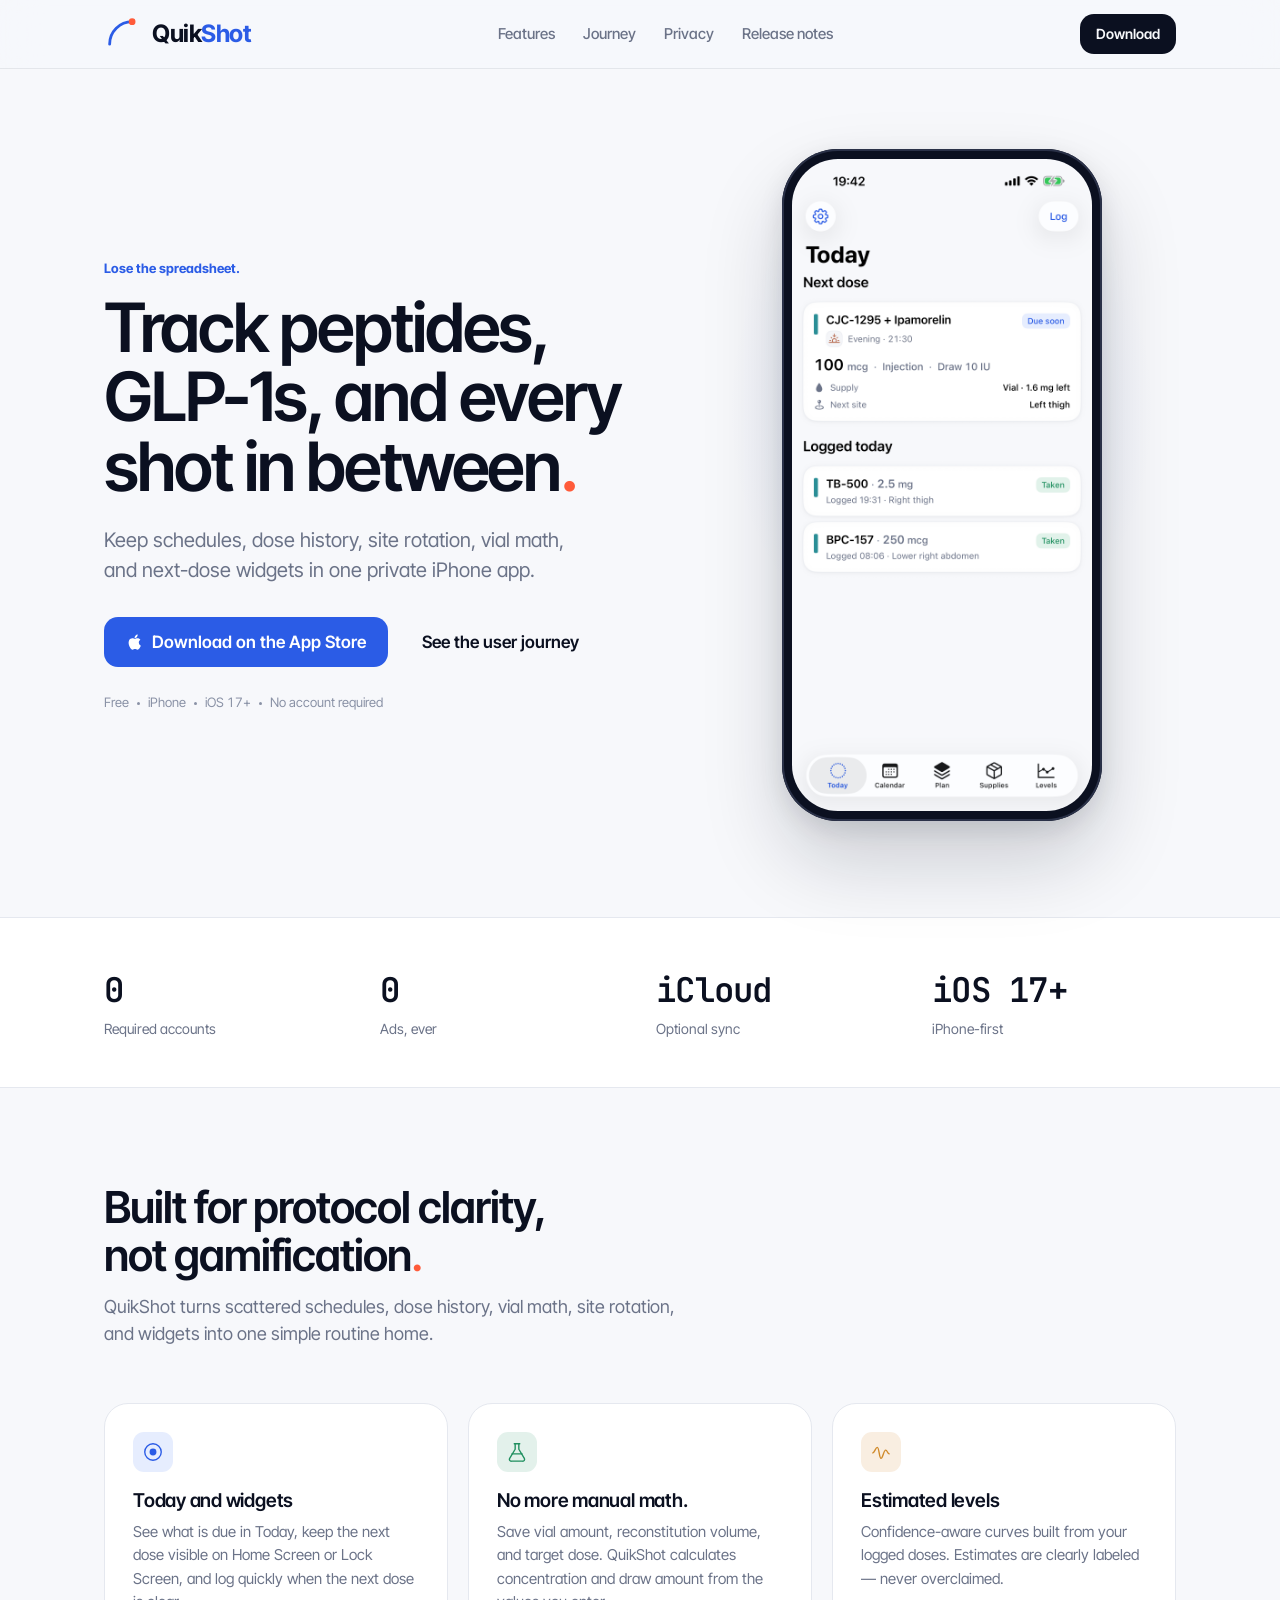
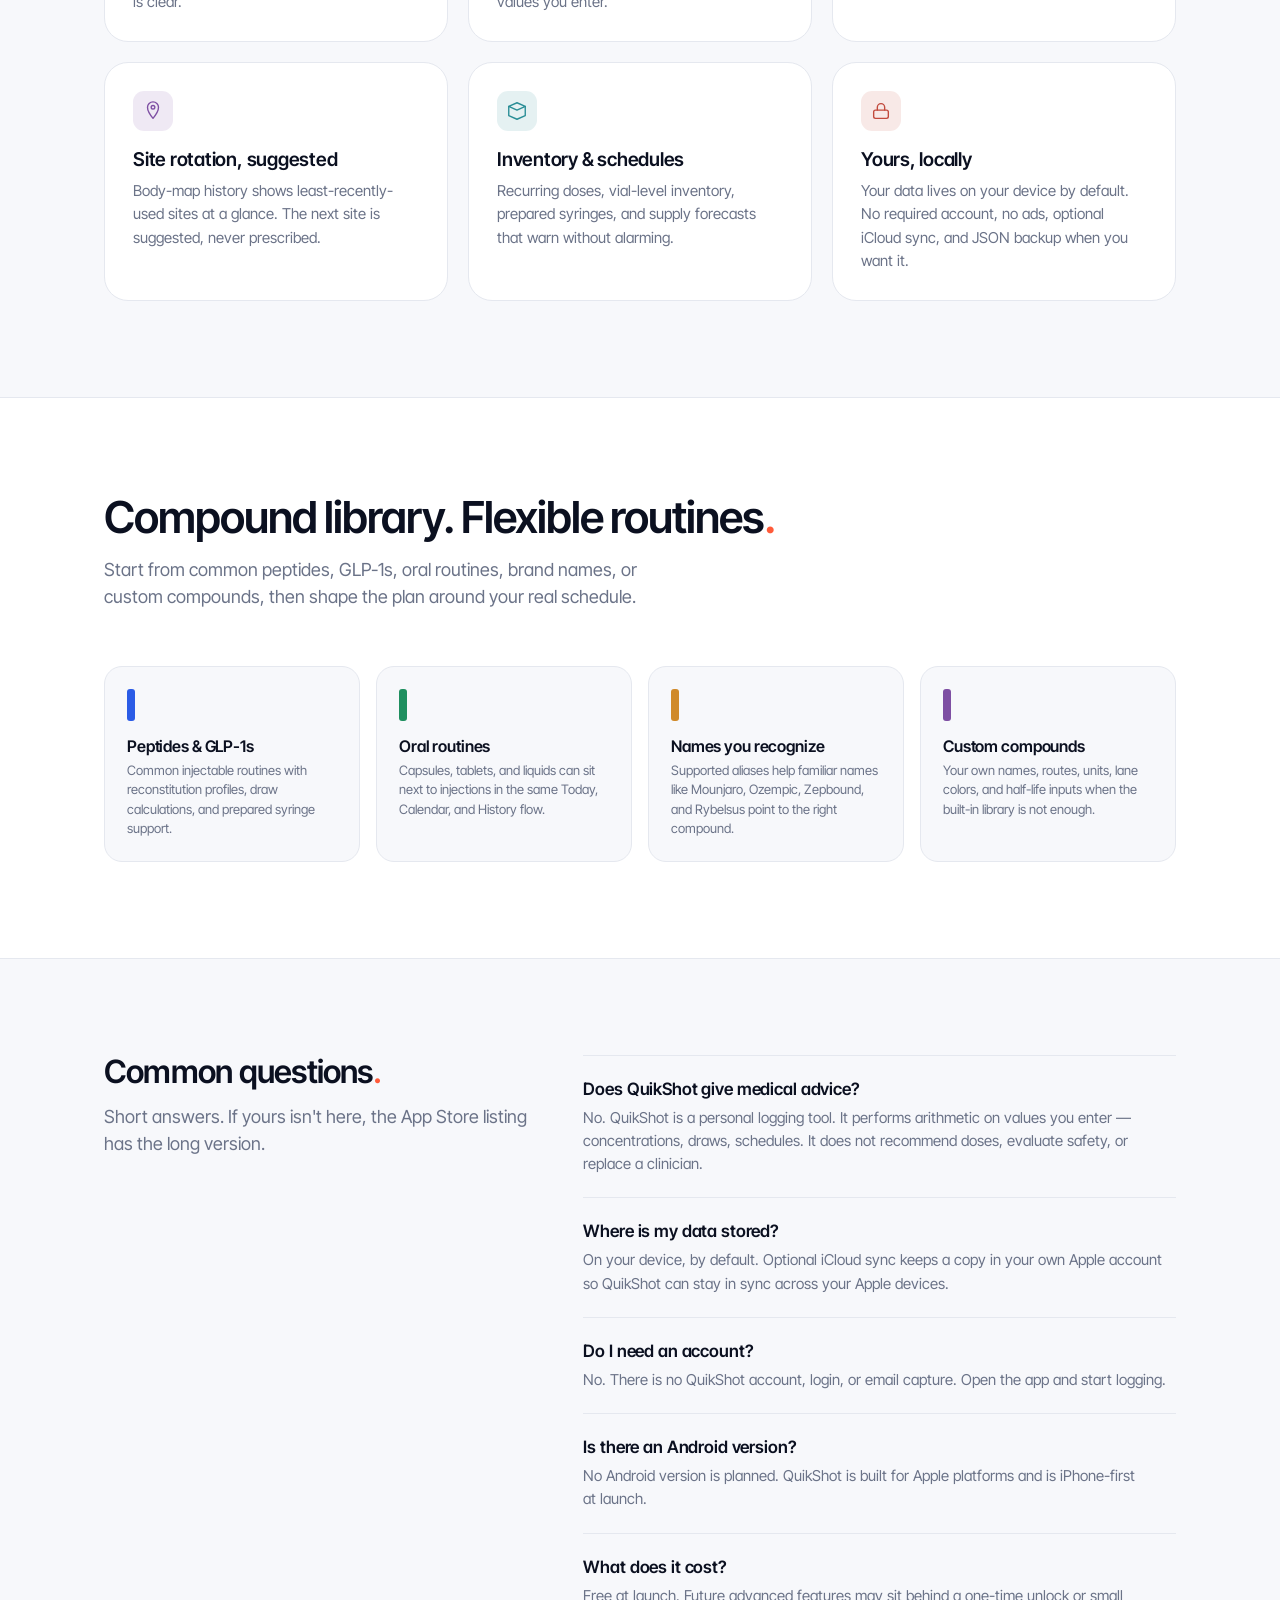
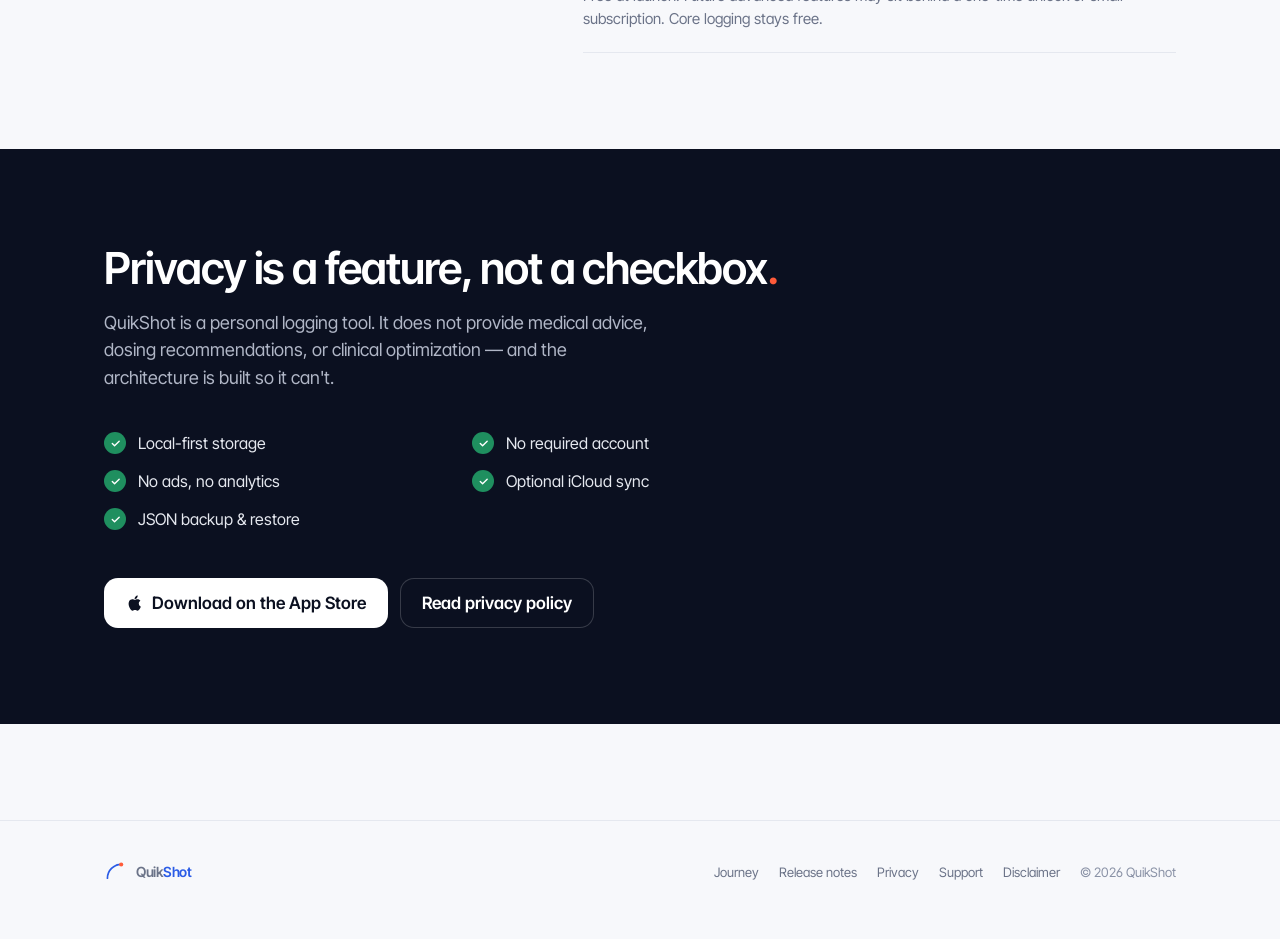
<file: index.html>
<!doctype html>
<html lang="en">
<head>
<meta charset="utf-8">
<meta name="viewport" content="width=device-width, initial-scale=1">
<title>QuikShot — Track peptides, GLP-1s, and every shot in between.</title>
<meta name="description" content="QuikShot is a private iPhone tracker for peptides, GLP-1s, oral routines, supplies, reminders, dose history, and next-dose widgets. Local-first, calm, and built for real routines.">
<link rel="icon" type="image/svg+xml" href="assets/app-icon.svg">
<link rel="stylesheet" href="styles/tokens.css">
<link rel="stylesheet" href="styles/site.css">
<style>
  /* ───────── Hero ───────── */
  .hero {
    padding: 80px 0 96px;
    display: grid;
    grid-template-columns: 1.15fr 1fr;
    gap: 64px;
    align-items: center;
  }
  .hero-kicker {
    font-size: 13px;
    font-weight: 700;
    color: var(--mineral);
    margin: 0 0 14px;
  }
  .hero h1 {
    font-size: 68px;
    line-height: 1.02;
    letter-spacing: -0.03em;
    font-weight: 600;
    margin: 0 0 24px;
    text-wrap: balance;
  }
  .hero p.lede {
    font-size: 20px;
    line-height: 1.5;
    color: var(--fg-secondary);
    margin: 0 0 32px;
    max-width: 480px;
    text-wrap: pretty;
  }
  .hero .cta-row { display: flex; gap: 12px; align-items: center; flex-wrap: wrap; }
  .hero .meta {
    font-size: 13px; color: var(--fg-tertiary);
    margin-top: 24px;
    font-feature-settings: 'tnum' 1;
  }
  .hero .meta .dot { display: inline-block; width: 3px; height: 3px; border-radius: 50%; background: var(--fg-tertiary); margin: 0 8px; vertical-align: middle; }

  /* ───────── Device mockup ───────── */
  .device-stage {
    display: flex; justify-content: center;
    position: relative;
  }
  .device-stage::before {
    content: ''; position: absolute; inset: -40px -20px;
    background: radial-gradient(60% 50% at 50% 40%, rgba(43,92,230,0.10), transparent 70%);
    pointer-events: none; z-index: 0;
  }
  .device {
    position: relative; z-index: 1;
    width: 320px;
    max-width: min(100%, 340px);
    background: var(--ink);
    border-radius: 56px;
    padding: 10px;
    box-shadow:
      0 40px 80px rgba(11,16,32,.18),
      0 8px 24px rgba(11,16,32,.10),
      inset 0 0 0 2px #2A3148;
  }
  .device-screenshot {
    display: block;
    width: 100%;
    height: auto;
    border-radius: 46px;
  }
  .device picture { display: block; }
  .today-card {
    background: var(--bg-elevated);
    border-radius: 20px;
    padding: 18px;
    box-shadow: var(--shadow-1);
    position: relative;
    overflow: hidden;
  }
  .today-card::before {
    content: ''; position: absolute; inset: 0;
    background: radial-gradient(80% 60% at 50% 0%, rgba(43,92,230,0.06), transparent 70%);
    pointer-events: none;
  }
  .today-card .eyebrow {
    font-size: 10px; font-weight: 600; letter-spacing: 0.10em;
    color: var(--mineral); text-transform: uppercase;
    position: relative;
  }
  .today-card .num-row {
    display: flex; align-items: baseline; gap: 6px;
    margin-top: 6px; position: relative;
  }
  .today-card .num-big {
    font-family: var(--font-mono);
    font-variant-numeric: tabular-nums;
    font-size: 38px; font-weight: 600;
    letter-spacing: -0.024em;
    color: var(--fg);
  }
  .today-card .unit { font-size: 18px; color: var(--fg-secondary); font-weight: 600; }
  .today-card .compound {
    font-size: 16px; font-weight: 600;
    margin-top: 2px; position: relative;
  }
  .today-card .due {
    font-size: 13px; color: var(--fg-secondary);
    margin-top: 4px; position: relative;
  }
  .today-card .actions {
    display: flex; gap: 6px; margin-top: 14px; position: relative;
  }
  .today-card .actions button {
    flex: 1; font-family: inherit; font-size: 13px; font-weight: 600;
    border: 0; border-radius: 10px; padding: 11px;
    cursor: pointer;
  }
  .today-card .actions .log {
    flex: 2; background: var(--mineral); color: var(--fg-on-mineral);
  }
  .today-card .actions .skip {
    background: var(--mineral-soft); color: var(--mineral);
  }

  .dose-row {
    background: var(--bg-elevated);
    border-radius: 14px;
    padding: 11px 12px;
    display: flex; align-items: center; gap: 10px;
    box-shadow: var(--shadow-1);
    margin-top: 8px;
  }
  .dose-row .lane { width: 6px; height: 22px; border-radius: 2px; flex: 0 0 auto; }
  .dose-row .body { flex: 1; min-width: 0; }
  .dose-row .title { font-size: 13px; font-weight: 600; color: var(--fg); }
  .dose-row .sub { font-size: 11px; color: var(--fg-secondary); margin-top: 2px; font-feature-settings: 'tnum' 1; }
  .dose-row .badge {
    font-size: 9px; font-weight: 700; letter-spacing: 0.06em;
    padding: 3px 7px; border-radius: 4px; text-transform: uppercase;
  }
  .badge-taken { color: var(--state-taken); background: var(--state-taken-soft); }
  .badge-skip { color: var(--fg-tertiary); background: var(--separator); }
  .badge-due { color: var(--mineral); background: var(--mineral-soft); }

  /* ───────── Stats strip ───────── */
  .strip {
    background: var(--bg-elevated);
    border-top: 1px solid var(--separator);
    border-bottom: 1px solid var(--separator);
    padding: 48px 0;
  }
  .strip-grid {
    display: grid; grid-template-columns: repeat(4, 1fr); gap: 32px;
  }
  .strip-grid .stat {
    font-size: 14px; color: var(--fg-secondary); line-height: 1.4;
  }
  .strip-grid .num-big {
    font-family: var(--font-mono); font-variant-numeric: tabular-nums;
    font-size: 34px; font-weight: 600; color: var(--fg);
    margin-bottom: 6px; letter-spacing: -0.022em;
  }

  /* ───────── Features ───────── */
  .features { padding: 96px 0; }
  .section-title {
    font-size: 44px;
    line-height: 1.08;
    letter-spacing: -0.024em;
    font-weight: 600;
    margin: 0 0 14px;
    max-width: 720px;
    text-wrap: balance;
  }
  .section-lede {
    font-size: 18px; line-height: 1.5; color: var(--fg-secondary);
    max-width: 580px; margin: 0 0 56px; text-wrap: pretty;
  }
  .feature-grid {
    display: grid; grid-template-columns: repeat(3, 1fr); gap: 20px;
  }
  .f-card {
    background: var(--bg-elevated);
    border-radius: 24px;
    padding: 28px;
    border: 1px solid var(--separator);
    transition: box-shadow var(--dur-2) var(--ease), transform var(--dur-2) var(--ease);
  }
  .f-card:hover {
    box-shadow: var(--shadow-2);
    transform: translateY(-2px);
  }
  .f-card .ic {
    width: 40px; height: 40px;
    border-radius: 11px;
    background: var(--mineral-soft);
    color: var(--mineral);
    display: flex; align-items: center; justify-content: center;
    margin-bottom: 18px;
  }
  .f-card .ic--mineral { background: var(--mineral-soft);            color: var(--lane-mineral); }
  .f-card .ic--moss    { background: rgba(31, 143, 95, 0.12);         color: var(--lane-moss); }
  .f-card .ic--ochre   { background: rgba(208, 138, 42, 0.14);        color: var(--lane-ochre); }
  .f-card .ic--plum    { background: rgba(126, 79, 163, 0.12);        color: var(--lane-plum); }
  .f-card .ic--teal    { background: rgba(42, 142, 150, 0.12);        color: var(--lane-teal); }
  .f-card .ic--clay    { background: rgba(194, 74, 61, 0.12);         color: var(--lane-clay); }
  .f-card h3 {
    font-size: 19px; font-weight: 600; margin: 0 0 8px;
    letter-spacing: -0.012em;
  }
  .f-card p {
    font-size: 15px; color: var(--fg-secondary); margin: 0;
    line-height: 1.55; text-wrap: pretty;
  }

  /* ───────── Lanes section ───────── */
  .lanes {
    padding: 96px 0;
    background: var(--bg-elevated);
    border-top: 1px solid var(--separator);
    border-bottom: 1px solid var(--separator);
  }
  .lane-grid {
    display: grid; grid-template-columns: repeat(4, 1fr); gap: 16px;
  }
  .lane-card {
    background: var(--bg);
    border-radius: 18px;
    padding: 22px;
    border: 1px solid var(--separator);
  }
  .lane-card .swatch {
    width: 8px; height: 32px; border-radius: 3px;
    margin-bottom: 14px;
  }
  .lane-card h4 {
    font-size: 16px; font-weight: 600; margin: 0 0 4px;
    letter-spacing: -0.008em;
  }
  .lane-card p {
    font-size: 13px; color: var(--fg-secondary); margin: 0;
    line-height: 1.5;
  }

  /* ───────── Privacy section ───────── */
  .privacy-section {
    background: var(--ink);
    color: var(--snow);
    padding: 96px 0;
  }
  .privacy-section h2 {
    font-size: 44px; letter-spacing: -0.024em;
    font-weight: 600; margin: 0 0 16px;
    max-width: 720px; line-height: 1.08;
    text-wrap: balance;
  }
  .privacy-section p {
    font-size: 18px; color: #B0B6C6;
    max-width: 560px; line-height: 1.55;
    margin: 0; text-wrap: pretty;
  }
  .privacy-list {
    list-style: none; padding: 0;
    margin: 40px 0 0;
    display: grid; grid-template-columns: repeat(2,1fr);
    gap: 16px; max-width: 720px;
  }
  .privacy-list li {
    display: flex; gap: 12px; align-items: center;
    font-size: 16px; color: var(--mist);
  }
  .check {
    width: 22px; height: 22px; border-radius: 50%;
    background: var(--state-taken);
    display: inline-flex; align-items: center; justify-content: center;
    flex: 0 0 auto;
  }
  .privacy-section .footer-cta {
    margin-top: 48px;
    display: flex; gap: 12px; flex-wrap: wrap;
  }
  .privacy-section .footer-cta .btn-ink-on-dark {
    background: var(--snow); color: var(--ink);
  }
  .privacy-section .footer-cta .btn-ink-on-dark:hover { background: #E5E8EF; }
  .privacy-section .footer-cta .btn-ghost-on-dark {
    background: transparent; color: var(--snow);
    box-shadow: inset 0 0 0 1px rgba(255,255,255,0.18);
  }
  .privacy-section .footer-cta .btn-ghost-on-dark:hover { background: rgba(255,255,255,0.06); }

  /* ───────── FAQ ───────── */
  .faq { padding: 96px 0; }
  .faq-grid {
    display: grid; grid-template-columns: 1fr 1.4fr; gap: 56px;
    align-items: start;
  }
  .faq-item {
    border-top: 1px solid var(--separator);
    padding: 22px 0;
  }
  .faq-item:last-child { border-bottom: 1px solid var(--separator); }
  .faq-item h4 {
    font-size: 17px; font-weight: 600; margin: 0 0 6px;
    letter-spacing: -0.008em;
  }
  .faq-item p {
    font-size: 15px; color: var(--fg-secondary); margin: 0;
    line-height: 1.55; text-wrap: pretty;
  }

  /* ───────── Responsive ───────── */
  @media (max-width: 920px) {
    .hero { grid-template-columns: 1fr; gap: 48px; padding: 56px 0 64px; }
    .hero h1 { font-size: 44px; }
    .hero .device-stage { order: -1; }
    .device { width: min(300px, 82vw); }
    .strip-grid { grid-template-columns: repeat(2, 1fr); gap: 24px; }
    .feature-grid { grid-template-columns: 1fr; }
    .lane-grid { grid-template-columns: repeat(2, 1fr); }
    .section-title { font-size: 32px; }
    .privacy-section h2 { font-size: 32px; }
    .privacy-list { grid-template-columns: 1fr; }
    .faq-grid { grid-template-columns: 1fr; gap: 32px; }
  }
</style>
</head>
<body>

<!-- ───────── Nav ───────── -->
<header class="site-nav">
  <div class="container site-nav-inner">
    <a href="index.html" class="site-brand">
      <img src="assets/logo.svg" width="28" height="28" alt="">
      <span>Quik<span class="brand-accent">Shot</span></span>
    </a>
    <nav class="site-links">
      <a href="#features">Features</a>
      <a href="journey.html">Journey</a>
      <a href="privacy.html">Privacy</a>
      <a href="release-notes.html">Release notes</a>
    </nav>
    <a href="https://apps.apple.com/us/app/quikshot/id6765561668" class="nav-cta">Download</a>
  </div>
</header>

<!-- ───────── Hero ───────── -->
<div class="container">
  <section class="hero">
    <div>
      <p class="hero-kicker">Lose the spreadsheet.</p>
      <h1>Track peptides, GLP-1s, and every shot in between<span class="accent-dot">.</span></h1>
      <p class="lede">Keep schedules, dose history, site rotation, vial math, and next-dose widgets in one private iPhone app.</p>
      <div class="cta-row">
        <a href="https://apps.apple.com/us/app/quikshot/id6765561668" class="btn btn-primary btn-lg" aria-label="Download QuikShot on the App Store">
          <svg class="app-store-mark" viewBox="0 0 24 24" aria-hidden="true" fill="currentColor"><path d="M17.05 12.6c-.03-2.5 2.05-3.7 2.15-3.76-1.18-1.72-3-1.96-3.63-1.98-1.53-.16-3.02.92-3.8.92-.8 0-2.01-.9-3.31-.88-1.7.03-3.28 1-4.16 2.54-1.8 3.12-.46 7.7 1.27 10.22.86 1.23 1.86 2.6 3.17 2.55 1.28-.05 1.76-.82 3.3-.82 1.53 0 1.96.82 3.31.79 1.38-.02 2.24-1.24 3.07-2.49.99-1.41 1.39-2.8 1.41-2.87-.03-.01-2.75-1.05-2.78-4.22ZM14.56 5.23c.7-.88 1.18-2.07 1.04-3.27-1.02.04-2.3.7-3.03 1.55-.65.75-1.24 1.99-1.08 3.14 1.15.09 2.34-.57 3.07-1.42Z"/></svg>
          Download on the App Store
        </a>
        <a href="journey.html" class="btn btn-ghost btn-lg">See the user journey</a>
      </div>
      <div class="meta">
        Free<span class="dot"></span>iPhone<span class="dot"></span>iOS 17+<span class="dot"></span>No account required
      </div>
    </div>

    <div class="device-stage">
      <div class="device">
        <picture>
          <source srcset="assets/screenshots/today-dashboard-dark-iphone-17-pro-max.png" media="(prefers-color-scheme: dark)">
          <img class="device-screenshot" src="assets/screenshots/today-dashboard-light-iphone-17-pro-max.png" width="1320" height="2868" alt="QuikShot Today view showing upcoming doses, supply context, and logged history">
        </picture>
      </div>
    </div>
  </section>
</div>

<!-- ───────── Stats strip ───────── -->
<section class="strip">
  <div class="container strip-grid">
    <div class="stat"><div class="num-big">0</div>Required accounts</div>
    <div class="stat"><div class="num-big">0</div>Ads, ever</div>
    <div class="stat"><div class="num-big">iCloud</div>Optional sync</div>
    <div class="stat"><div class="num-big">iOS 17+</div>iPhone-first</div>
  </div>
</section>

<!-- ───────── Features ───────── -->
<section class="features" id="features">
  <div class="container">
    <h2 class="section-title">Built for protocol clarity, not gamification<span class="accent-dot">.</span></h2>
    <p class="section-lede">QuikShot turns scattered schedules, dose history, vial math, site rotation, and widgets into one simple routine home.</p>

    <div class="feature-grid">
      <div class="f-card">
        <div class="ic ic--mineral"><svg width="22" height="22" viewBox="0 0 24 24" fill="none" stroke="currentColor" stroke-width="1.5" stroke-linecap="round" stroke-linejoin="round"><circle cx="12" cy="12" r="9"/><circle cx="12" cy="12" r="3" fill="currentColor"/></svg></div>
        <h3>Today and widgets</h3>
        <p>See what is due in Today, keep the next dose visible on Home Screen or Lock Screen, and log quickly when the next dose is clear.</p>
      </div>
      <div class="f-card">
        <div class="ic ic--moss"><svg width="22" height="22" viewBox="0 0 24 24" fill="none" stroke="currentColor" stroke-width="1.5" stroke-linecap="round" stroke-linejoin="round"><path d="M9 3h6"/><path d="M10 3v6L4 19a2 2 0 0 0 2 3h12a2 2 0 0 0 2-3l-6-10V3"/><path d="M6.5 14h11"/></svg></div>
        <h3>No more manual math.</h3>
        <p>Save vial amount, reconstitution volume, and target dose. QuikShot calculates concentration and draw amount from the values you enter.</p>
      </div>
      <div class="f-card">
        <div class="ic ic--ochre"><svg width="22" height="22" viewBox="0 0 24 24" fill="none" stroke="currentColor" stroke-width="1.5" stroke-linecap="round" stroke-linejoin="round"><path d="M3 13c2 0 3-6 5-6s2 12 4 12 3-9 5-9 2 4 4 4"/></svg></div>
        <h3>Estimated levels</h3>
        <p>Confidence-aware curves built from your logged doses. Estimates are clearly labeled — never overclaimed.</p>
      </div>
      <div class="f-card">
        <div class="ic ic--plum"><svg width="22" height="22" viewBox="0 0 24 24" fill="none" stroke="currentColor" stroke-width="1.5" stroke-linecap="round" stroke-linejoin="round"><path d="M12 2a6 6 0 0 1 6 6c0 5-6 12-6 12S6 13 6 8a6 6 0 0 1 6-6z"/><circle cx="12" cy="8" r="2"/></svg></div>
        <h3>Site rotation, suggested</h3>
        <p>Body-map history shows least-recently-used sites at a glance. The next site is suggested, never prescribed.</p>
      </div>
      <div class="f-card">
        <div class="ic ic--teal"><svg width="22" height="22" viewBox="0 0 24 24" fill="none" stroke="currentColor" stroke-width="1.5" stroke-linecap="round" stroke-linejoin="round"><path d="M3 7l9-4 9 4-9 4-9-4z"/><path d="M3 7v10l9 4 9-4V7"/></svg></div>
        <h3>Inventory & schedules</h3>
        <p>Recurring doses, vial-level inventory, prepared syringes, and supply forecasts that warn without alarming.</p>
      </div>
      <div class="f-card">
        <div class="ic ic--clay"><svg width="22" height="22" viewBox="0 0 24 24" fill="none" stroke="currentColor" stroke-width="1.5" stroke-linecap="round" stroke-linejoin="round"><rect x="4" y="11" width="16" height="9" rx="2"/><path d="M8 11V8a4 4 0 0 1 8 0v3"/></svg></div>
        <h3>Yours, locally</h3>
        <p>Your data lives on your device by default. No required account, no ads, optional iCloud sync, and JSON backup when you want it.</p>
      </div>
    </div>
  </div>
</section>

<!-- ───────── Lanes ───────── -->
<section class="lanes">
  <div class="container">
    <h2 class="section-title">Compound library. Flexible routines<span class="accent-dot">.</span></h2>
    <p class="section-lede">Start from common peptides, GLP-1s, oral routines, brand names, or custom compounds, then shape the plan around your real schedule.</p>

    <div class="lane-grid">
      <div class="lane-card">
        <div class="swatch" style="background: var(--lane-mineral)"></div>
        <h4>Peptides & GLP-1s</h4>
        <p>Common injectable routines with reconstitution profiles, draw calculations, and prepared syringe support.</p>
      </div>
      <div class="lane-card">
        <div class="swatch" style="background: var(--lane-moss)"></div>
        <h4>Oral routines</h4>
        <p>Capsules, tablets, and liquids can sit next to injections in the same Today, Calendar, and History flow.</p>
      </div>
      <div class="lane-card">
        <div class="swatch" style="background: var(--lane-ochre)"></div>
        <h4>Names you recognize</h4>
        <p>Supported aliases help familiar names like Mounjaro, Ozempic, Zepbound, and Rybelsus point to the right compound.</p>
      </div>
      <div class="lane-card">
        <div class="swatch" style="background: var(--lane-plum)"></div>
        <h4>Custom compounds</h4>
        <p>Your own names, routes, units, lane colors, and half-life inputs when the built-in library is not enough.</p>
      </div>
    </div>
  </div>
</section>

<!-- ───────── FAQ ───────── -->
<section class="faq">
  <div class="container">
    <div class="faq-grid">
      <div>
        <h2 class="section-title" style="font-size: 32px; margin: 0;">Common questions<span class="accent-dot">.</span></h2>
        <p class="section-lede" style="margin-top: 14px;">Short answers. If yours isn't here, the App Store listing has the long version.</p>
      </div>
      <div>
        <div class="faq-item">
          <h4>Does QuikShot give medical advice?</h4>
          <p>No. QuikShot is a personal logging tool. It performs arithmetic on values you enter — concentrations, draws, schedules. It does not recommend doses, evaluate safety, or replace a clinician.</p>
        </div>
        <div class="faq-item">
          <h4>Where is my data stored?</h4>
          <p>On your device, by default. Optional iCloud sync keeps a copy in your own Apple account so QuikShot can stay in sync across your Apple devices.</p>
        </div>
        <div class="faq-item">
          <h4>Do I need an account?</h4>
          <p>No. There is no QuikShot account, login, or email capture. Open the app and start logging.</p>
        </div>
        <div class="faq-item">
          <h4>Is there an Android version?</h4>
          <p>No Android version is planned. QuikShot is built for Apple platforms and is iPhone-first at launch.</p>
        </div>
        <div class="faq-item">
          <h4>What does it cost?</h4>
          <p>Free at launch. Future advanced features may sit behind a one-time unlock or small subscription. Core logging stays free.</p>
        </div>
      </div>
    </div>
  </div>
</section>

<!-- ───────── Privacy + download ───────── -->
<section class="privacy-section" id="privacy">
  <div class="container">
    <h2>Privacy is a feature, not a checkbox<span class="accent-dot">.</span></h2>
    <p>QuikShot is a personal logging tool. It does not provide medical advice, dosing recommendations, or clinical optimization — and the architecture is built so it can't.</p>

    <ul class="privacy-list">
      <li><span class="check"><svg width="11" height="11" viewBox="0 0 24 24" fill="none" stroke="white" stroke-width="3" stroke-linecap="round" stroke-linejoin="round"><path d="M5 12l5 5L20 7"/></svg></span>Local-first storage</li>
      <li><span class="check"><svg width="11" height="11" viewBox="0 0 24 24" fill="none" stroke="white" stroke-width="3" stroke-linecap="round" stroke-linejoin="round"><path d="M5 12l5 5L20 7"/></svg></span>No required account</li>
      <li><span class="check"><svg width="11" height="11" viewBox="0 0 24 24" fill="none" stroke="white" stroke-width="3" stroke-linecap="round" stroke-linejoin="round"><path d="M5 12l5 5L20 7"/></svg></span>No ads, no analytics</li>
      <li><span class="check"><svg width="11" height="11" viewBox="0 0 24 24" fill="none" stroke="white" stroke-width="3" stroke-linecap="round" stroke-linejoin="round"><path d="M5 12l5 5L20 7"/></svg></span>Optional iCloud sync</li>
      <li><span class="check"><svg width="11" height="11" viewBox="0 0 24 24" fill="none" stroke="white" stroke-width="3" stroke-linecap="round" stroke-linejoin="round"><path d="M5 12l5 5L20 7"/></svg></span>JSON backup & restore</li>
    </ul>

    <div class="footer-cta" id="download">
      <a href="https://apps.apple.com/us/app/quikshot/id6765561668" class="btn btn-lg btn-ink-on-dark" aria-label="Download QuikShot on the App Store">
        <svg class="app-store-mark" viewBox="0 0 24 24" aria-hidden="true" fill="currentColor"><path d="M17.05 12.6c-.03-2.5 2.05-3.7 2.15-3.76-1.18-1.72-3-1.96-3.63-1.98-1.53-.16-3.02.92-3.8.92-.8 0-2.01-.9-3.31-.88-1.7.03-3.28 1-4.16 2.54-1.8 3.12-.46 7.7 1.27 10.22.86 1.23 1.86 2.6 3.17 2.55 1.28-.05 1.76-.82 3.3-.82 1.53 0 1.96.82 3.31.79 1.38-.02 2.24-1.24 3.07-2.49.99-1.41 1.39-2.8 1.41-2.87-.03-.01-2.75-1.05-2.78-4.22ZM14.56 5.23c.7-.88 1.18-2.07 1.04-3.27-1.02.04-2.3.7-3.03 1.55-.65.75-1.24 1.99-1.08 3.14 1.15.09 2.34-.57 3.07-1.42Z"/></svg>
        Download on the App Store
      </a>
      <a href="privacy.html" class="btn btn-lg btn-ghost-on-dark">Read privacy policy</a>
    </div>
  </div>
</section>

<!-- ───────── Footer ───────── -->
<footer class="site-foot">
  <div class="container site-foot-inner">
    <div class="site-brand" style="font-size: 14px; color: var(--fg-secondary)">
      <img src="assets/logo.svg" width="20" height="20" alt="">
      <span>Quik<span class="brand-accent">Shot</span></span>
    </div>
    <div class="foot-links">
      <a href="journey.html">Journey</a>
      <a href="release-notes.html">Release notes</a>
      <a href="privacy.html">Privacy</a>
      <a href="support.html">Support</a>
      <a href="privacy.html#disclaimer">Disclaimer</a>
      <span>© 2026 QuikShot</span>
    </div>
  </div>
</footer>

</body>
</html>
</file>
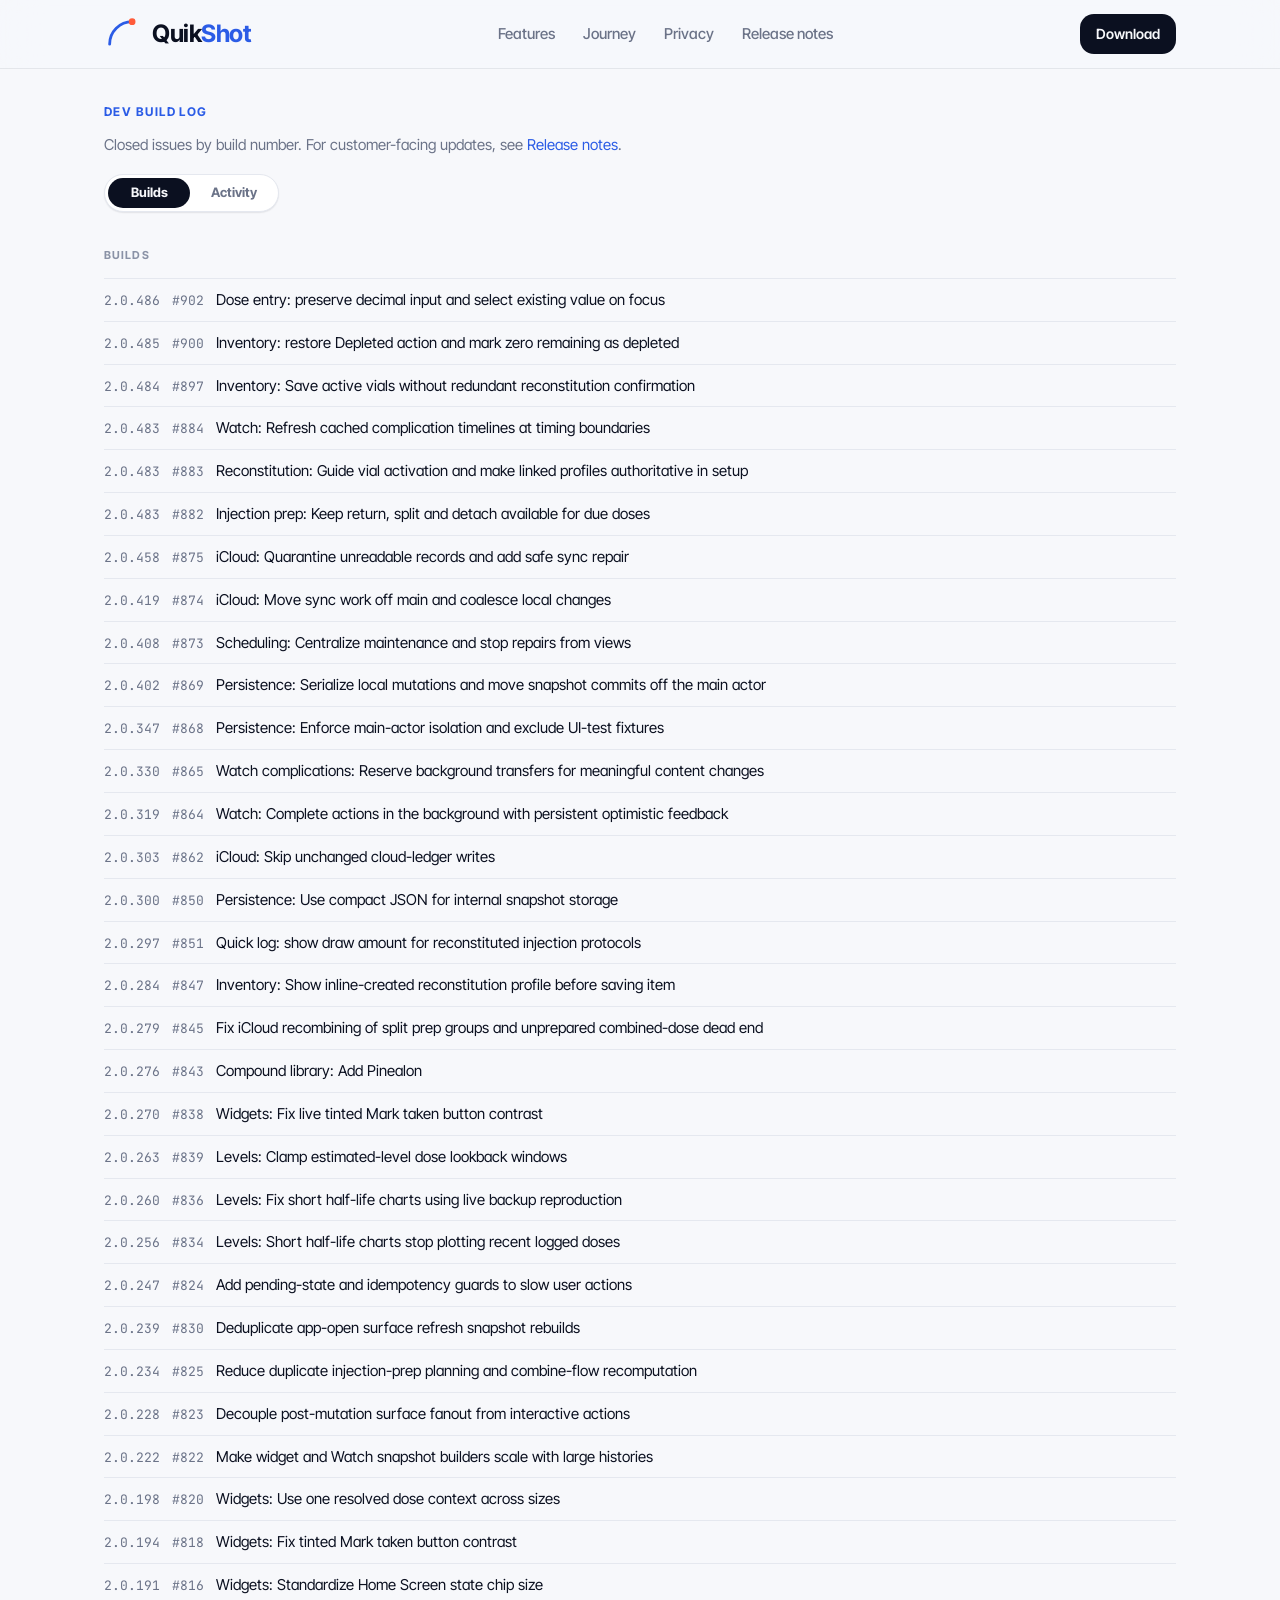
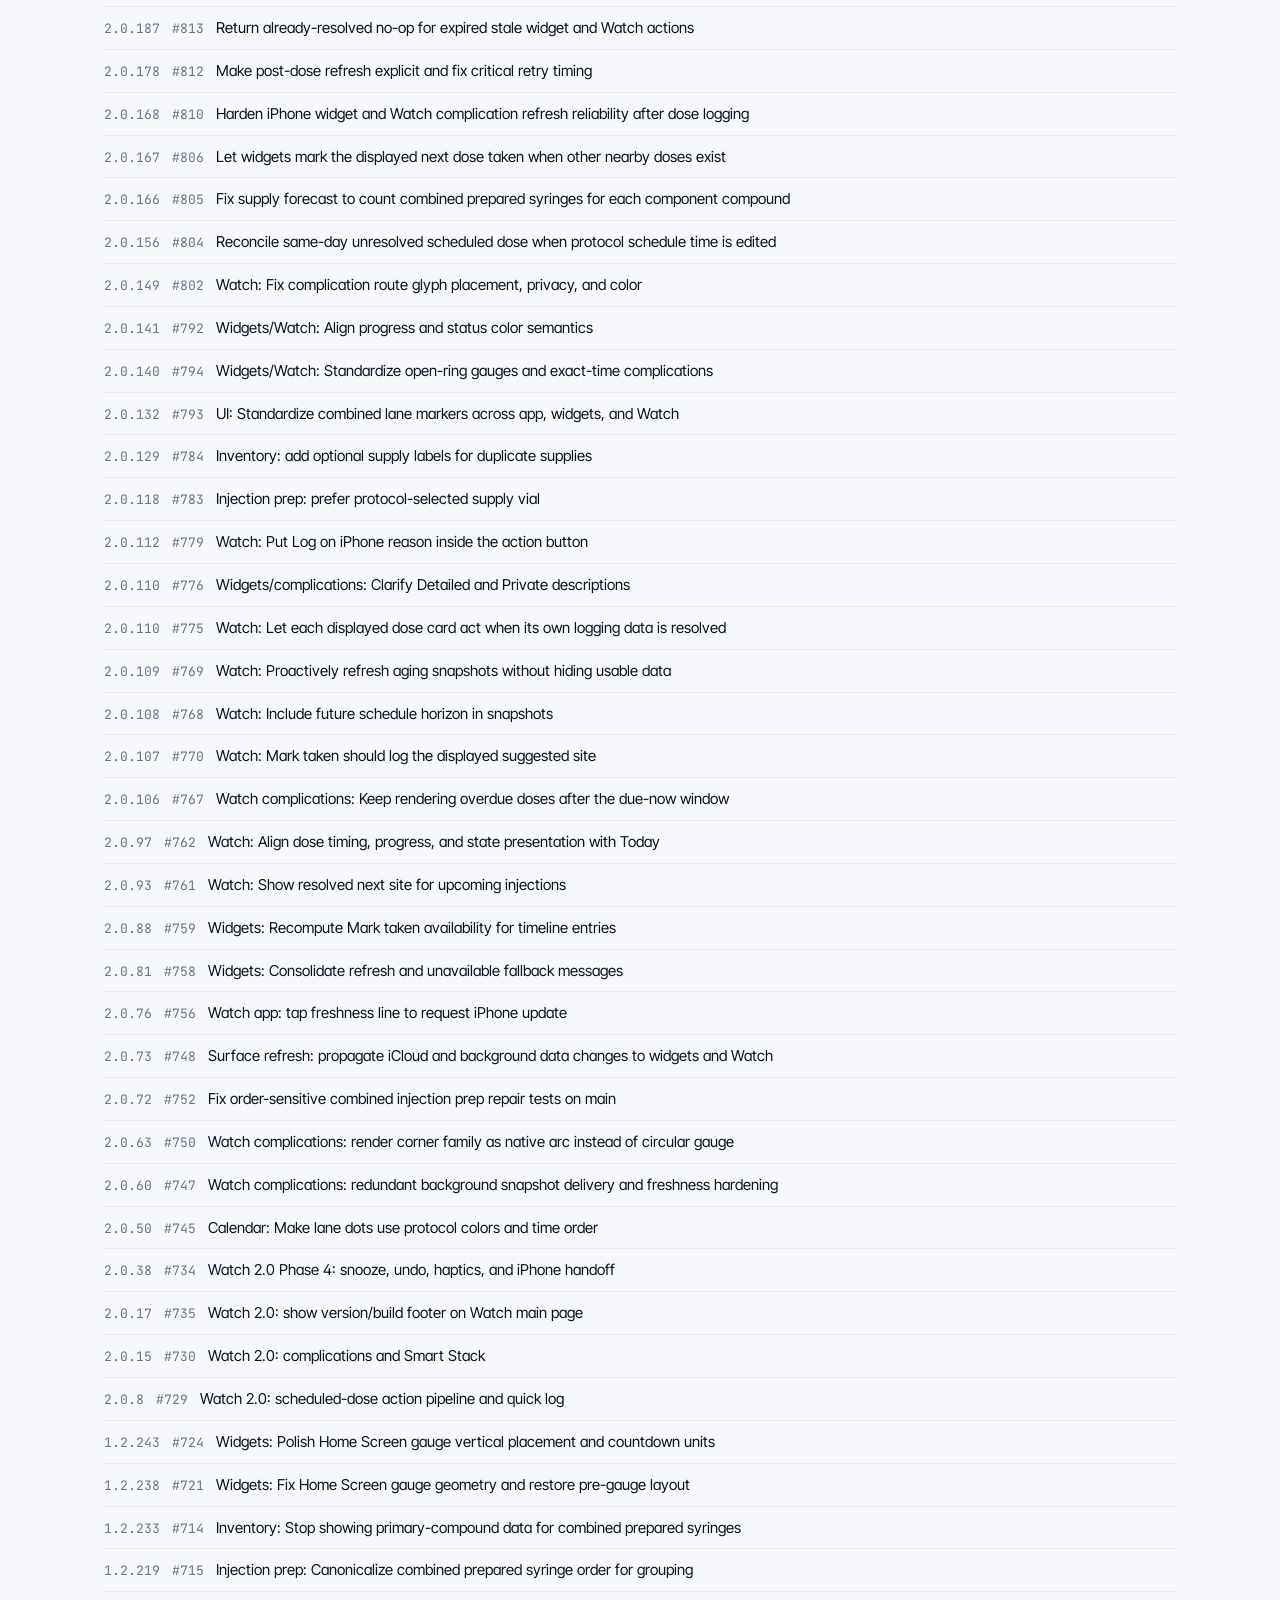
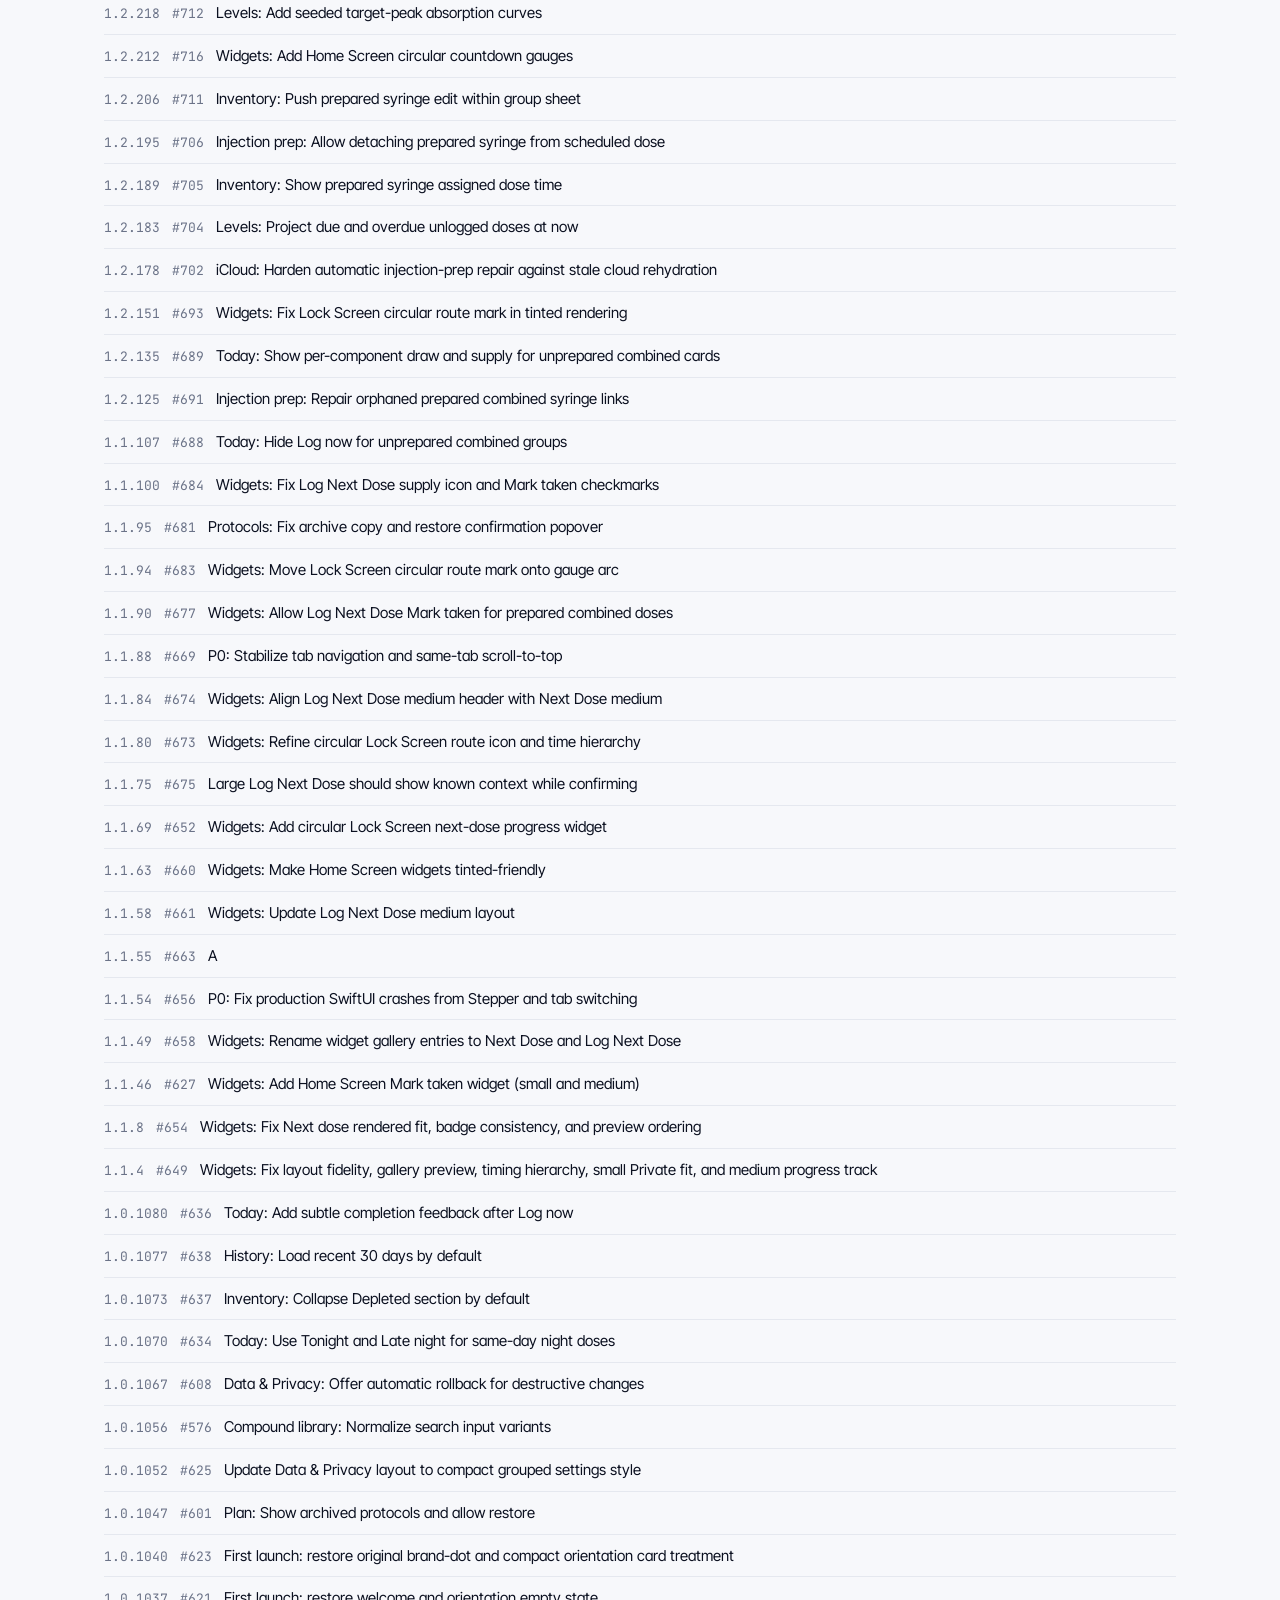
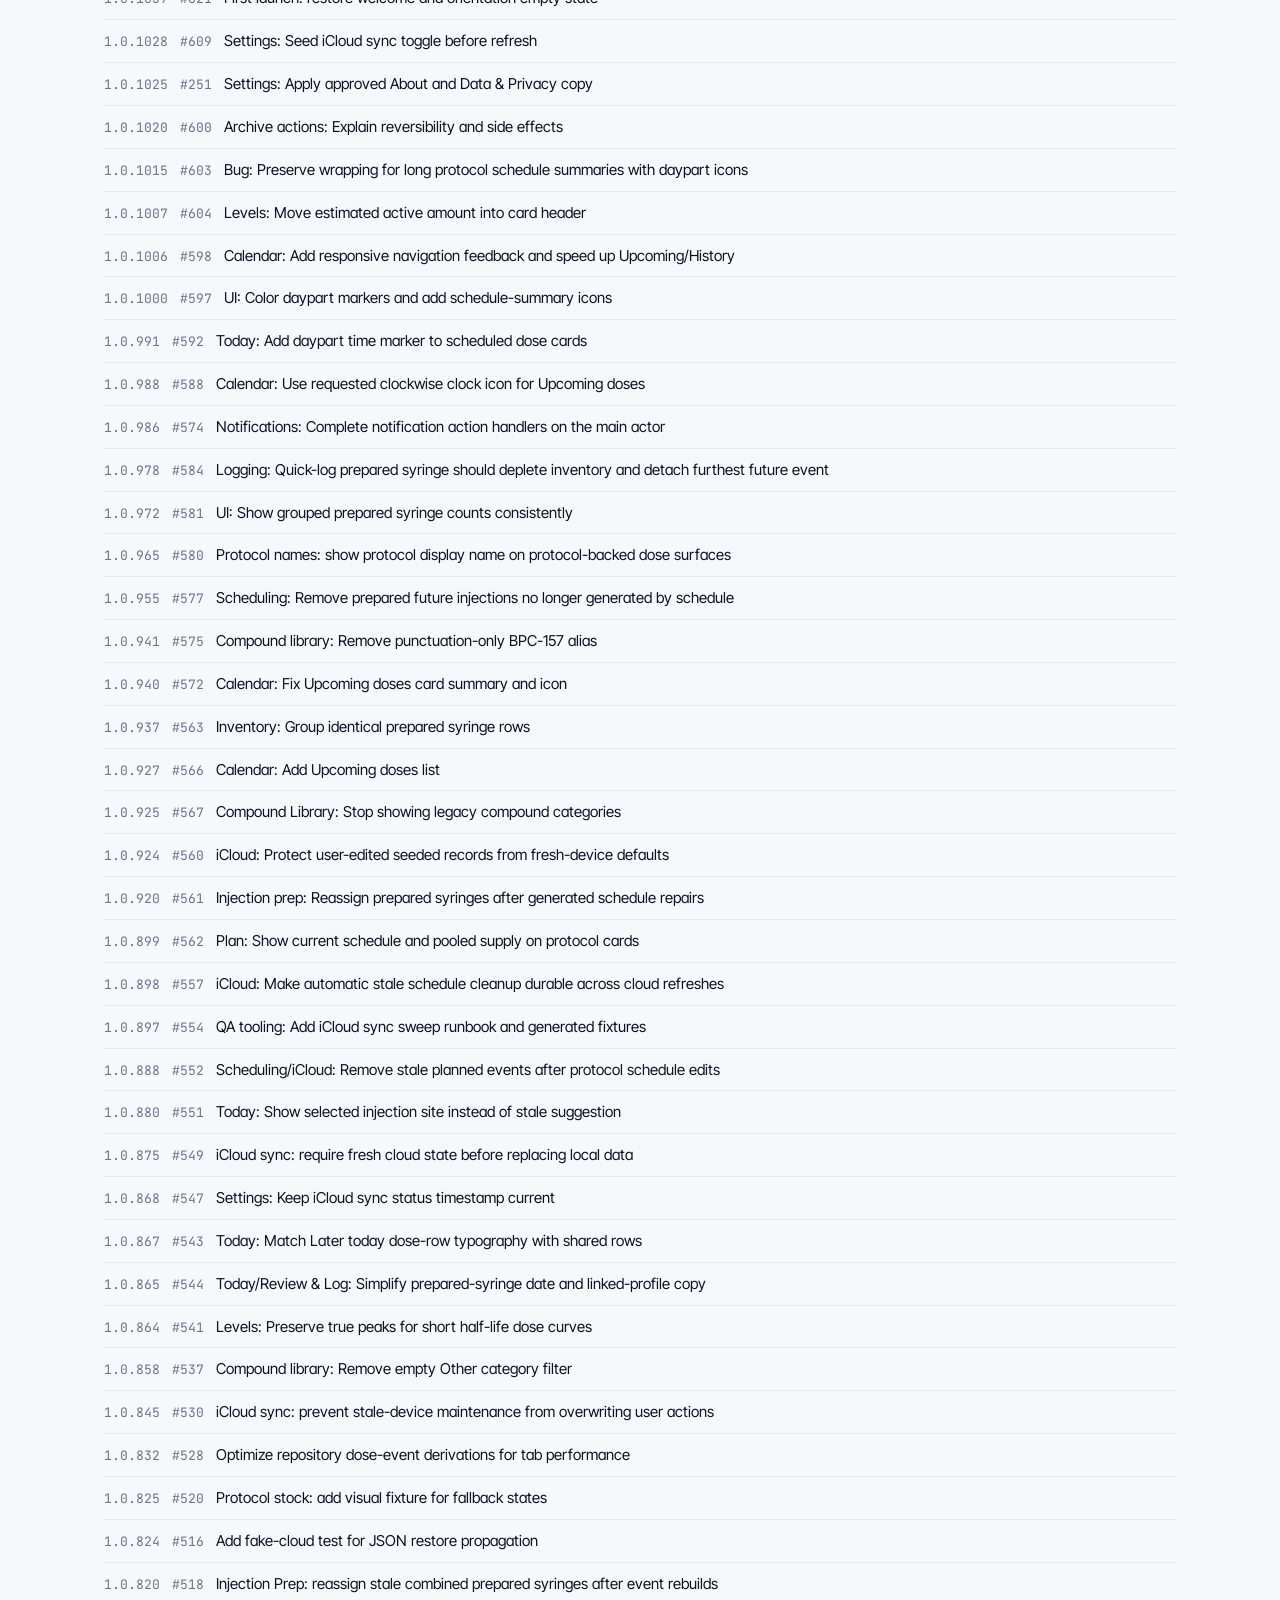
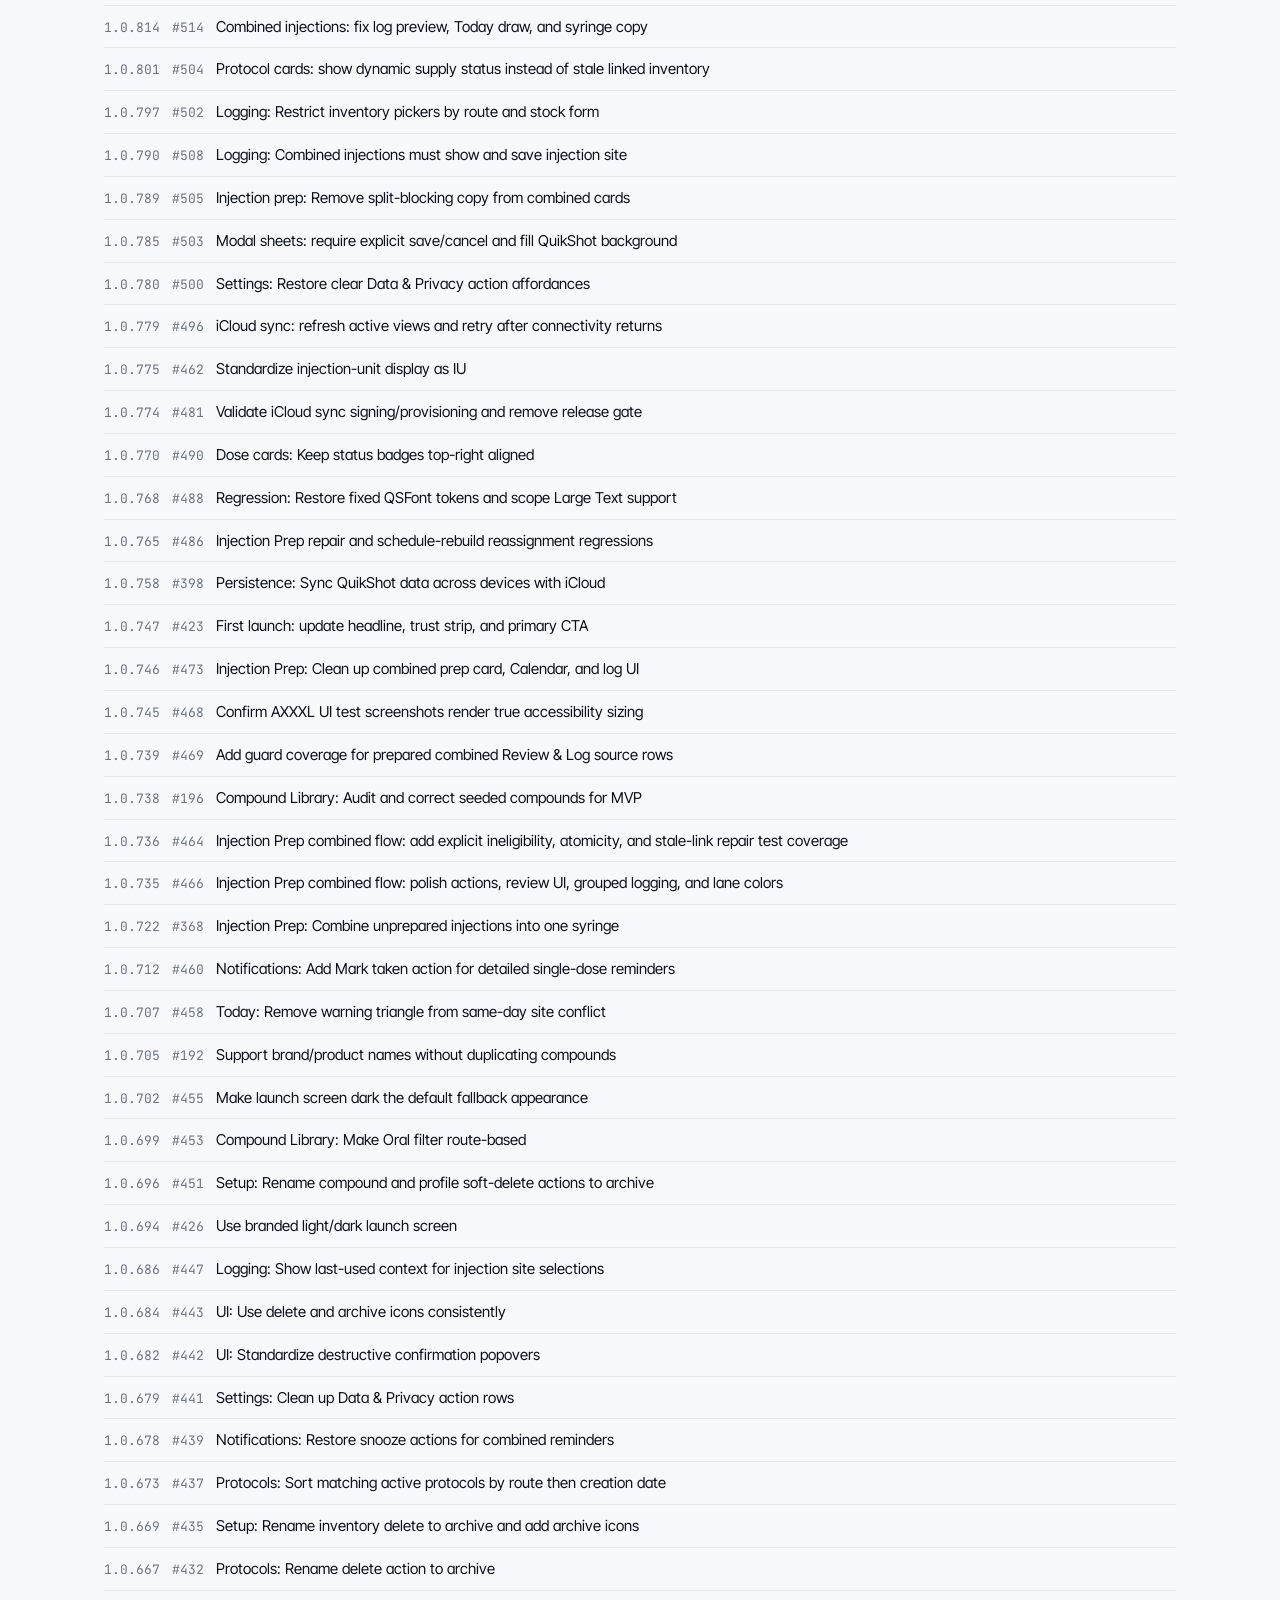
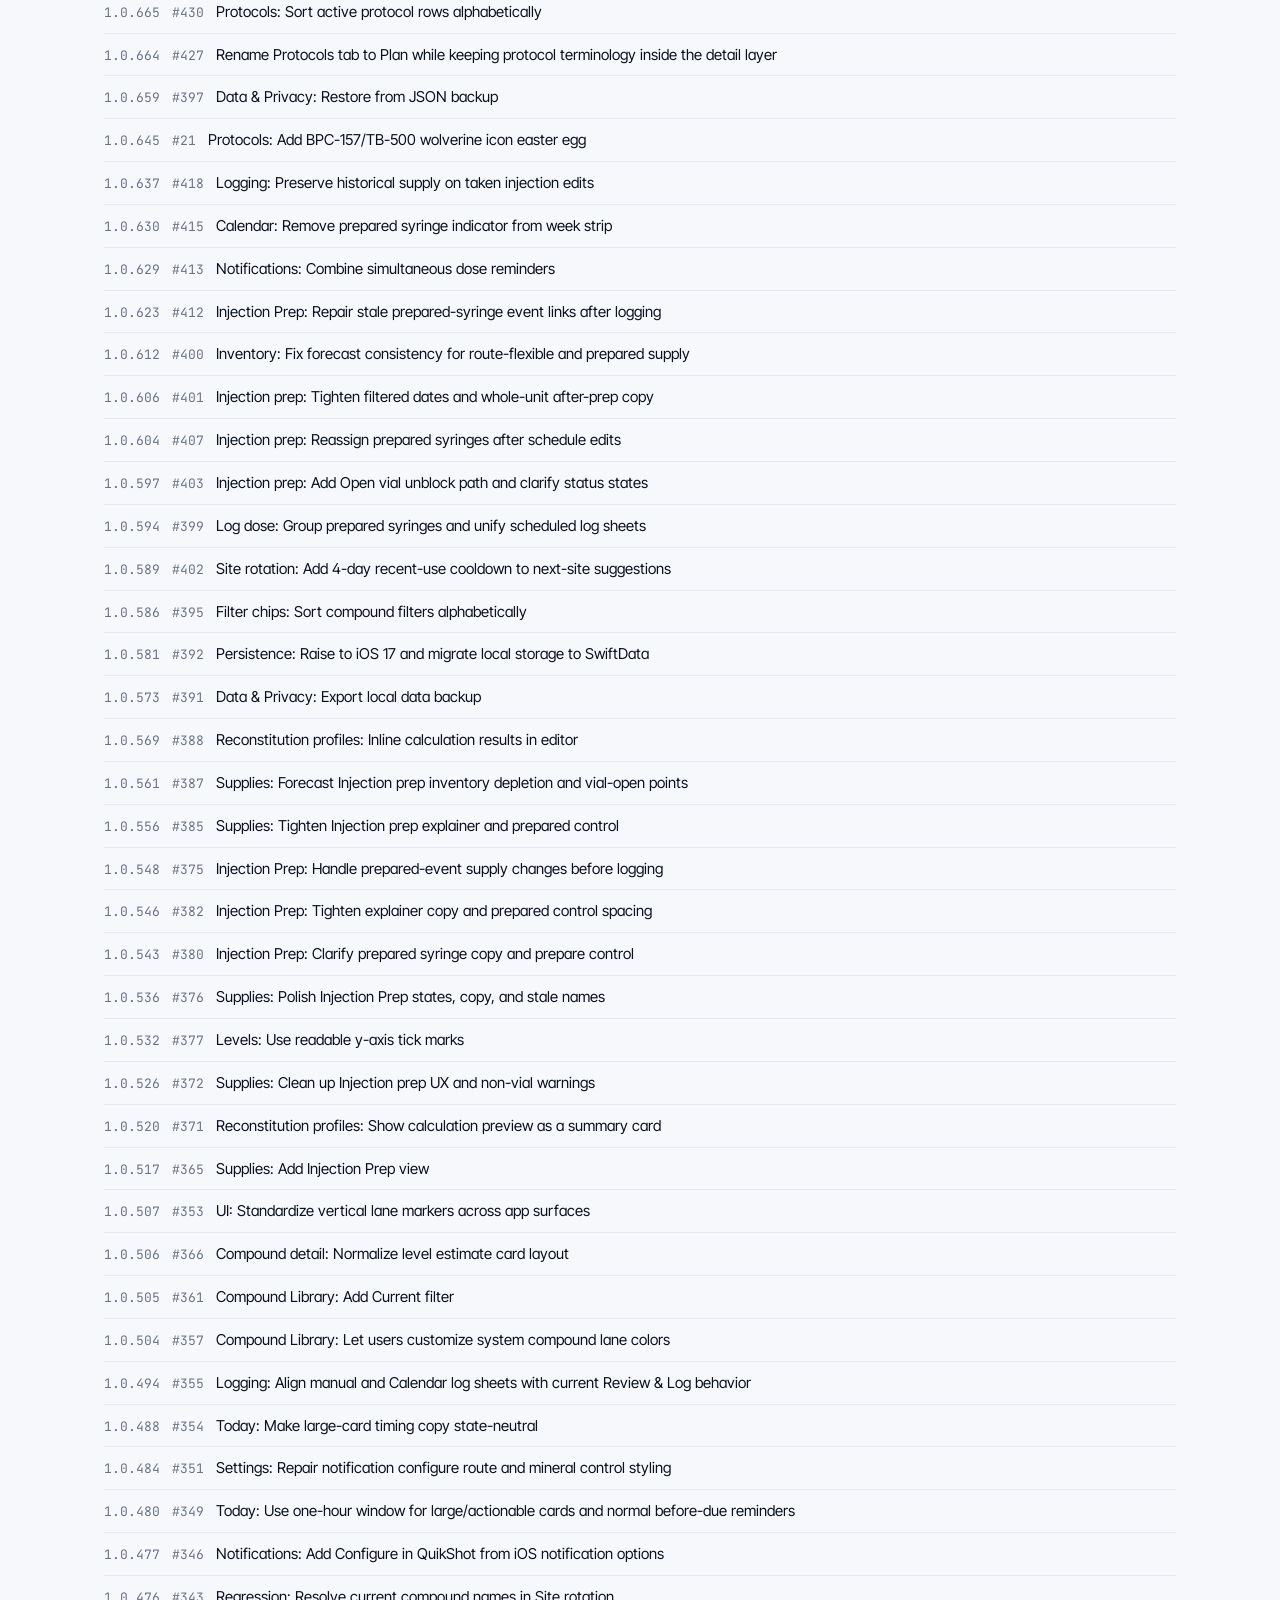
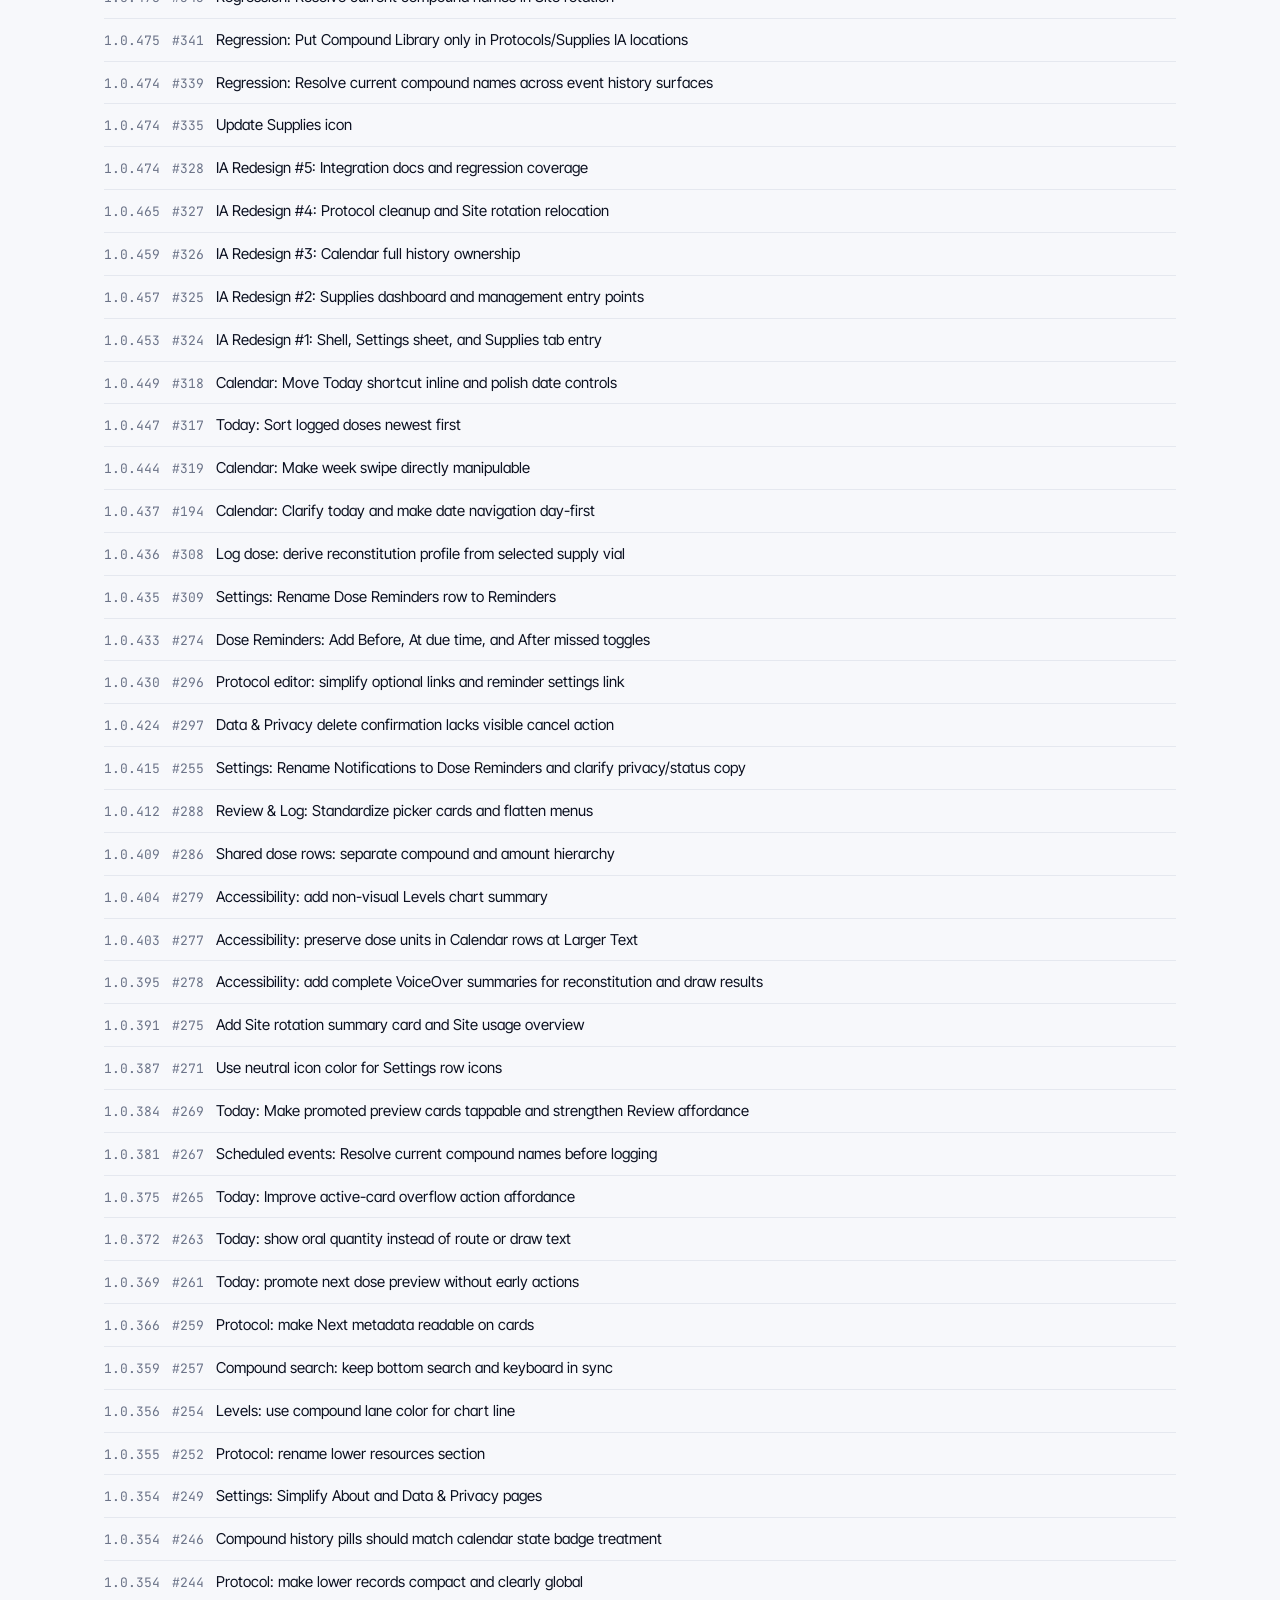
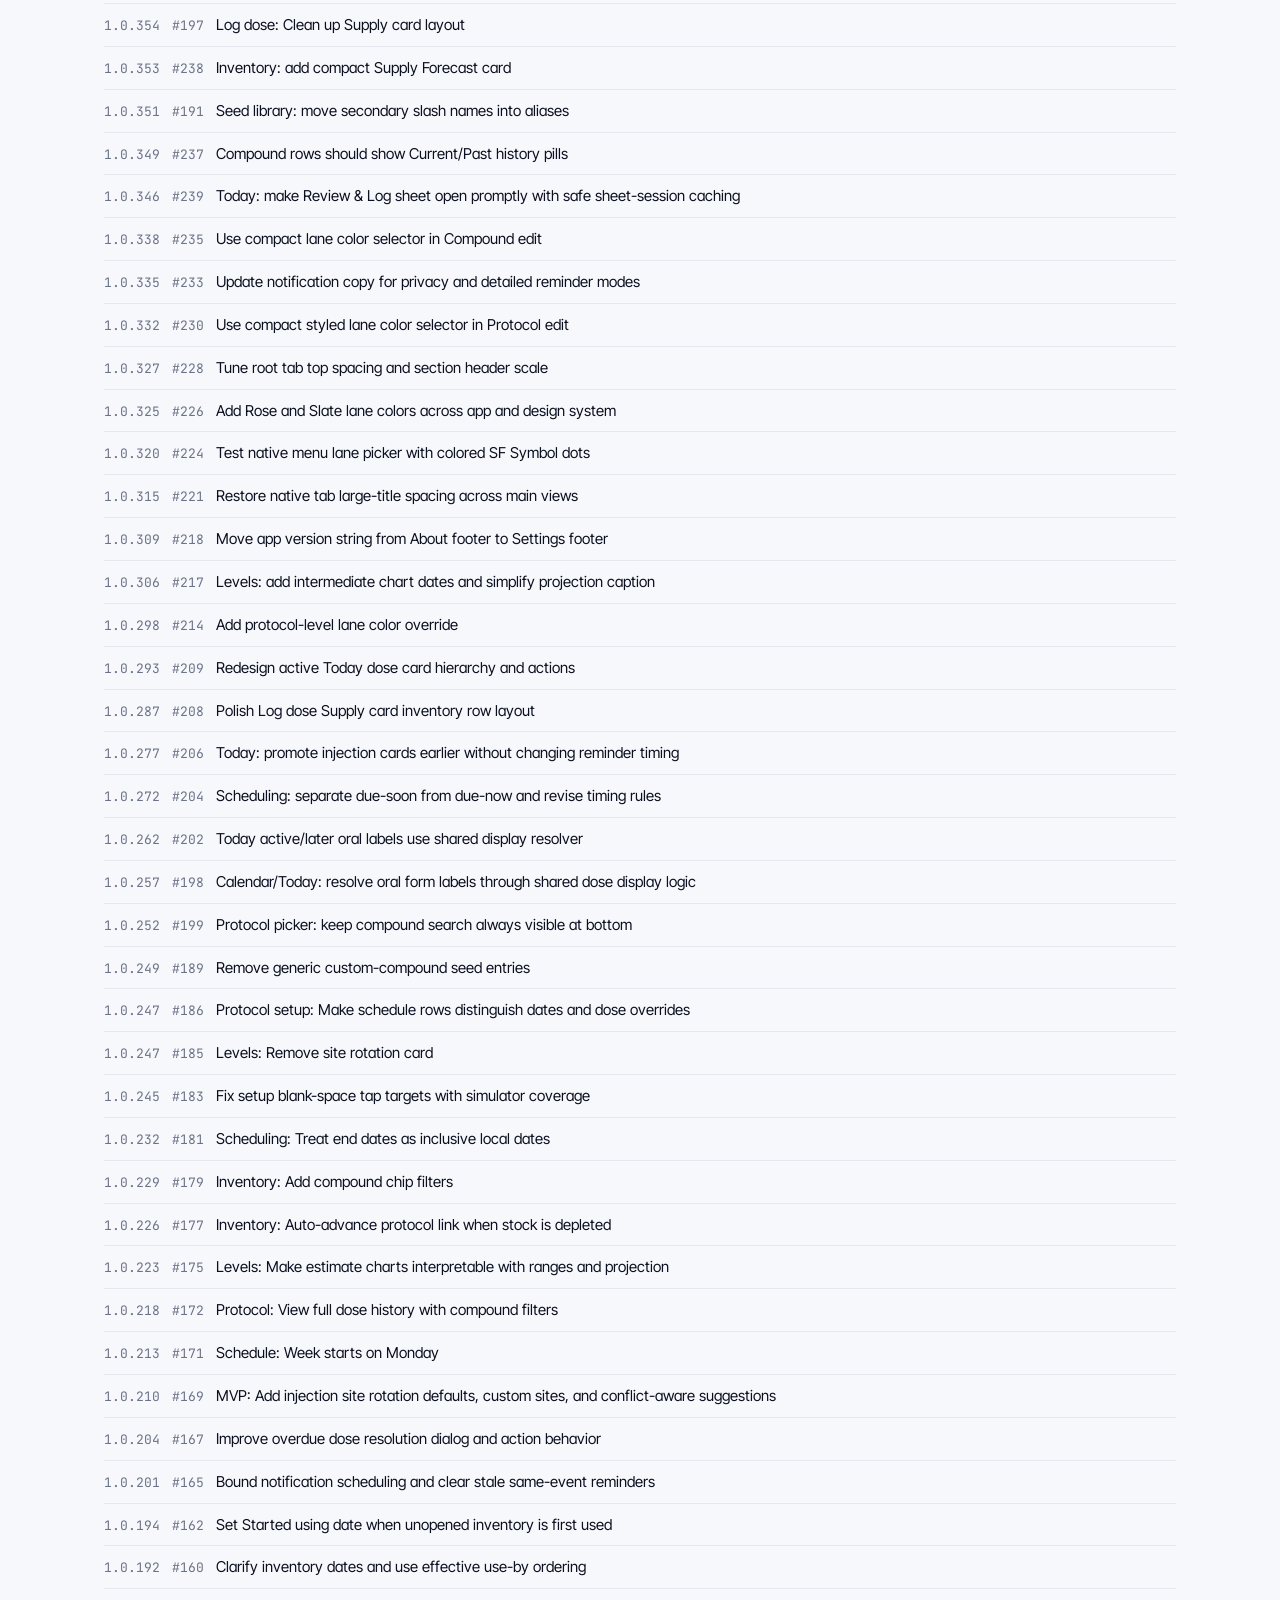
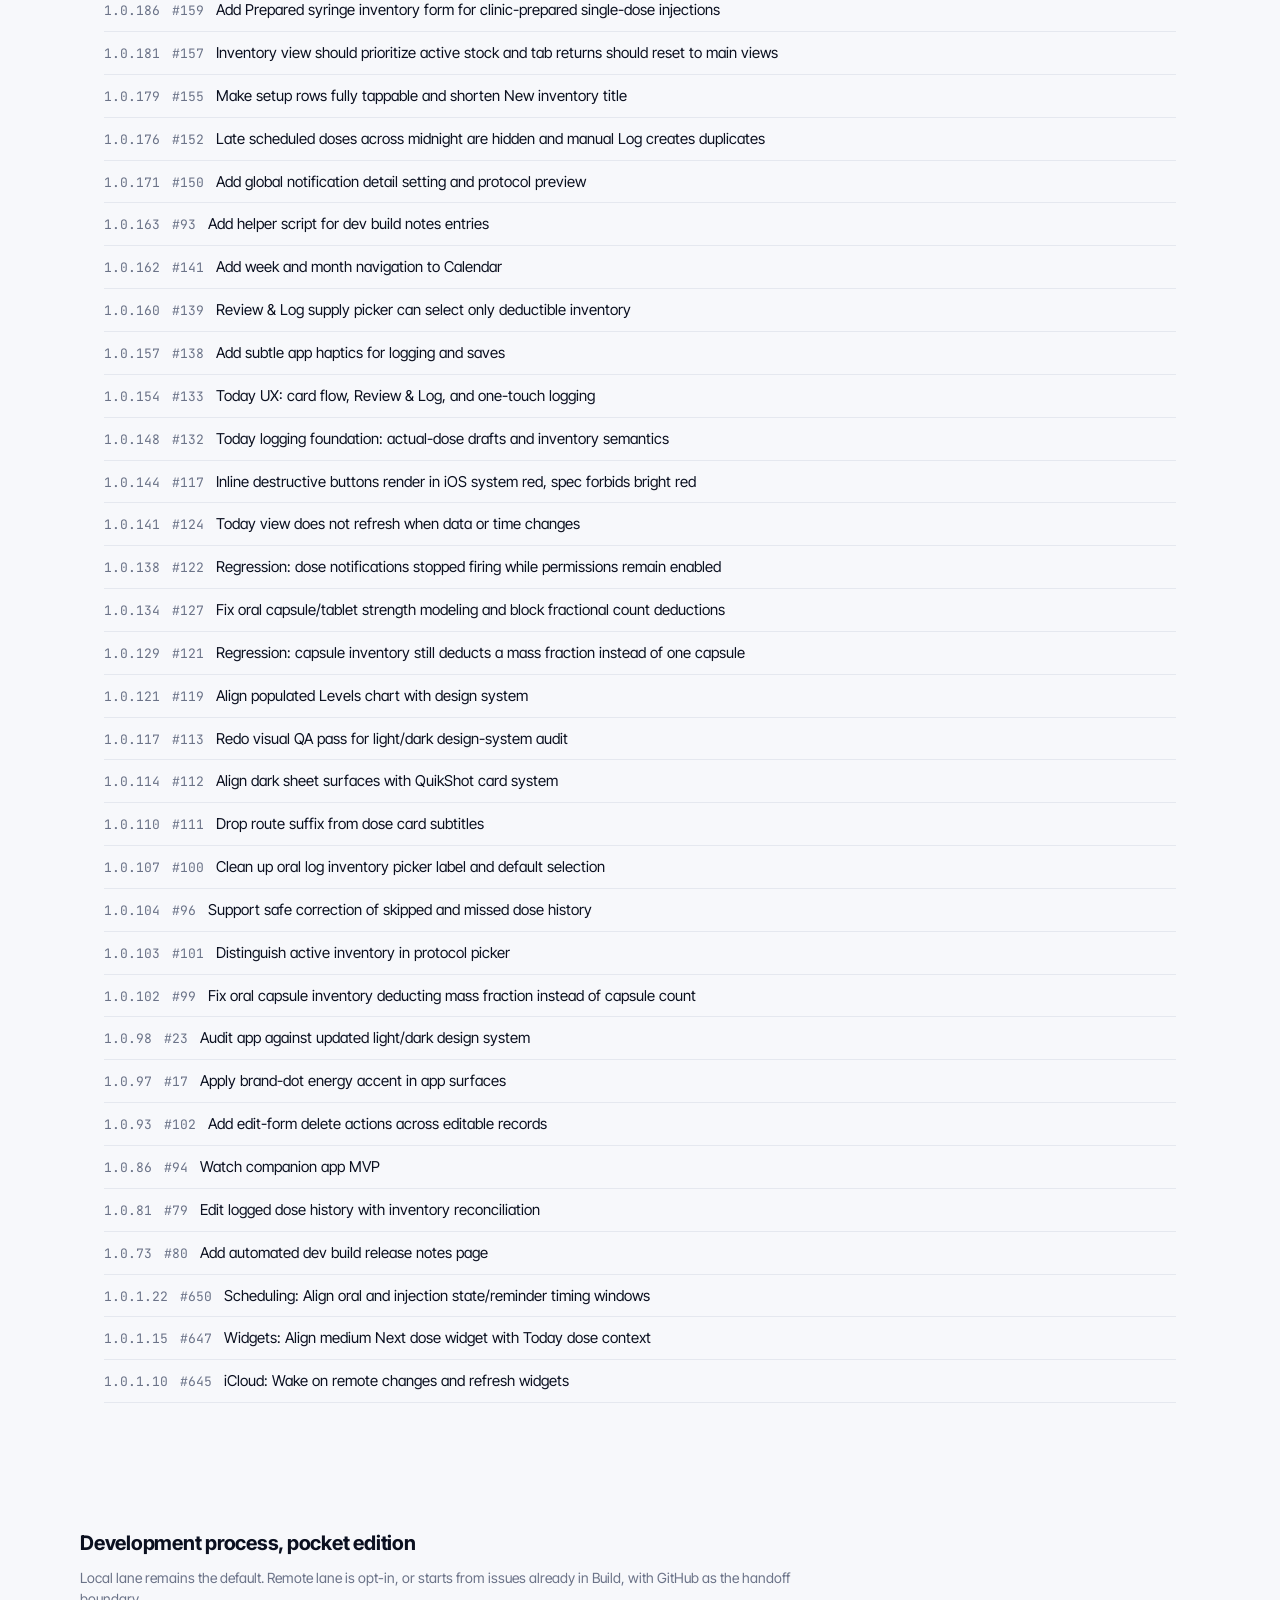
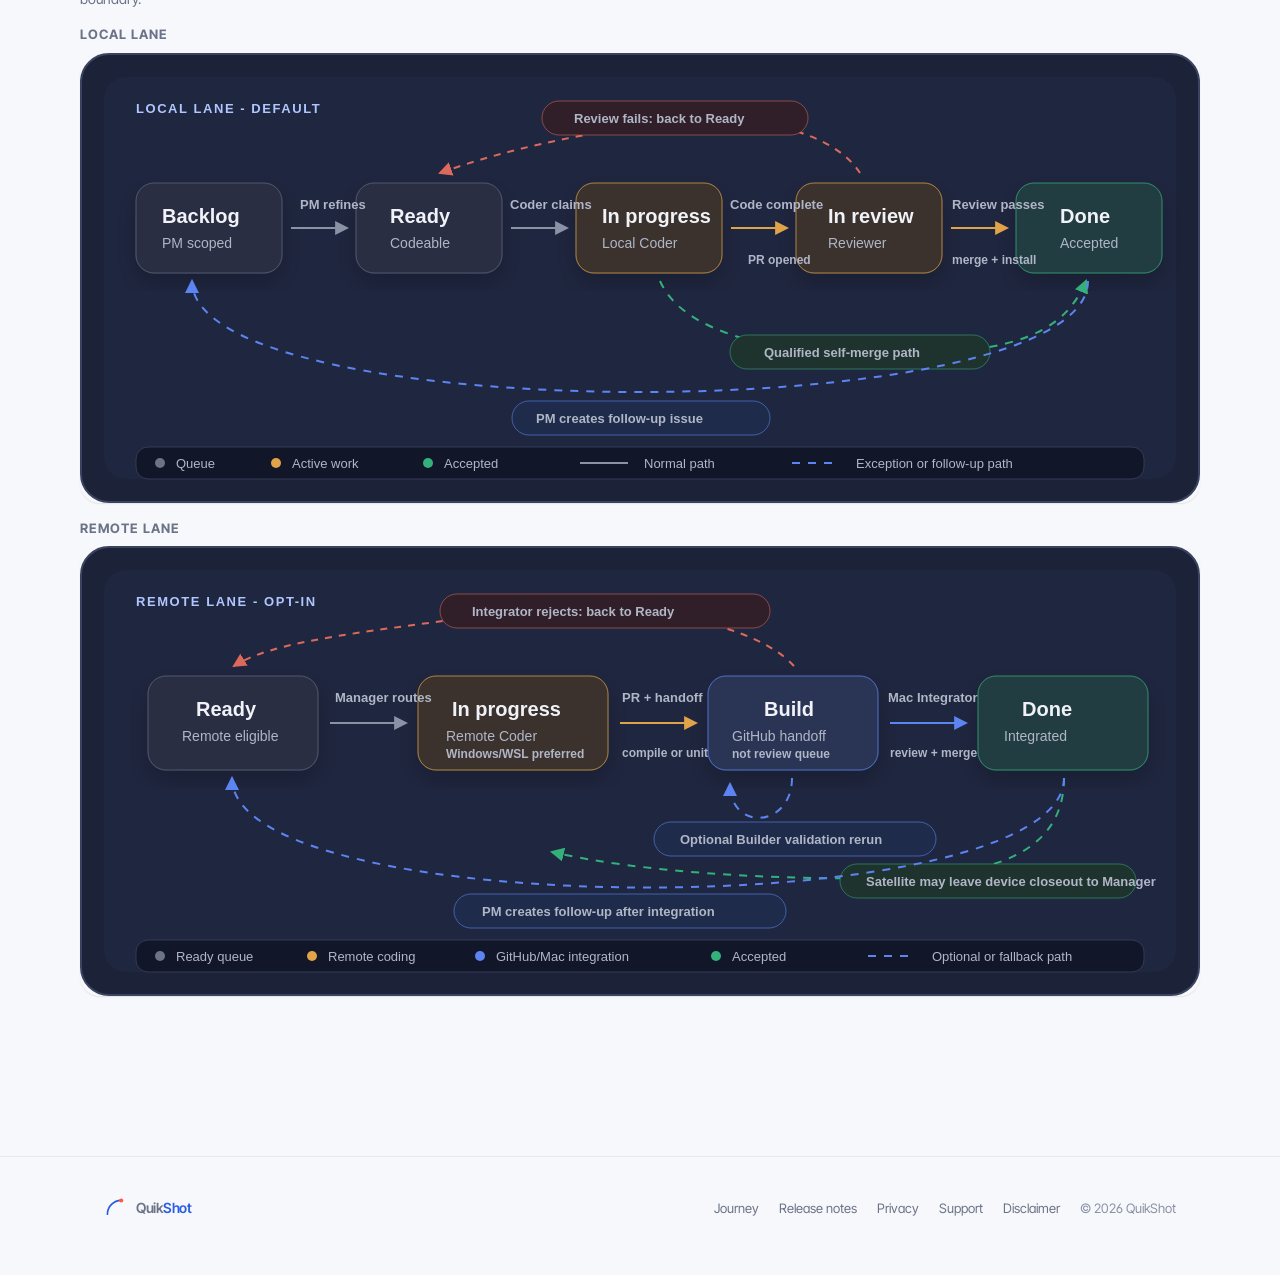
<file: dev-build-notes.html>
<!doctype html>
<html lang="en">
<head>
<meta charset="utf-8">
<meta name="viewport" content="width=device-width, initial-scale=1">
<title>Dev build log — QuikShot</title>
<meta name="description" content="Closed issues by build number. Internal dev log; not App Store release copy.">
<meta name="robots" content="noindex">
<link rel="icon" type="image/svg+xml" href="assets/app-icon.svg">
<link rel="stylesheet" href="styles/tokens.css">
<link rel="stylesheet" href="styles/site.css">
<style>
  .dev-eyebrow {
    font-size: 12px; font-weight: 700; letter-spacing: 0.12em;
    color: var(--mineral); text-transform: uppercase;
    margin: 32px 0 10px;
  }
  .dev-subtitle {
    font-size: 15px; color: var(--fg-secondary);
    line-height: 1.55;
    margin: 0 0 18px;
    text-wrap: pretty;
  }
  .dev-log-page {
    max-width: 1120px;
    padding-inline: clamp(16px, 3vw, 24px);
  }

  .dev-switcher {
    display: inline-flex;
    gap: 3px;
    padding: 3px;
    margin: 0 0 32px;
    border: 1px solid var(--separator);
    border-radius: var(--r-pill);
    background: var(--bg-elevated);
    box-shadow: var(--shadow-1);
  }
  .dev-switcher a {
    display: inline-flex;
    align-items: center;
    justify-content: center;
    min-width: 82px;
    padding: 7px 12px;
    border-radius: var(--r-pill);
    color: var(--fg-secondary);
    font-size: 13px;
    font-weight: 700;
    line-height: 1.2;
  }
  .dev-switcher a:hover {
    color: var(--fg);
    text-decoration: none;
  }
  .dev-switcher a[aria-current="page"] {
    background: var(--fg);
    color: var(--bg);
  }

  .builds-label {
    font-size: 11px; font-weight: 700; letter-spacing: 0.10em;
    color: var(--fg-tertiary); text-transform: uppercase;
    margin: 0 0 12px;
  }

  .build-log {
    list-style: none; padding: 0; margin: 0 0 64px;
    border-top: 1px solid var(--separator);
  }
  .build-log li {
    display: flex;
    flex-wrap: wrap;
    gap: 4px 12px;
    align-items: baseline;
    padding: 10px 0;
    border-bottom: 1px solid var(--separator);
    font-size: 15px;
    line-height: 1.45;
    color: var(--fg);
  }
  .build-log .ver {
    font-family: var(--font-mono); font-feature-settings: 'tnum' 1;
    font-size: 13px; color: var(--fg-secondary);
  }
  .build-log .ver a { color: var(--fg-secondary); }
  .build-log .issue {
    font-family: var(--font-mono); font-feature-settings: 'tnum' 1;
    font-size: 13px; color: var(--fg-tertiary);
  }
  .build-log .issue a { color: var(--fg-secondary); }
  .build-log .title {
    min-width: 0;
    flex: 1 1 280px;
  }

  .process-reference {
    width: min(1120px, calc(100vw - 48px));
    margin: 20px 0 88px 50%;
    transform: translateX(-50%);
  }
  .process-reference h2 {
    display: block;
    font-size: 20px;
    line-height: 1.2;
    font-weight: 700;
    letter-spacing: -0.012em;
    margin: 0 0 12px;
  }
  .process-reference p {
    max-width: 760px;
    margin: 0 0 18px;
    color: var(--fg-secondary);
    font-size: 14px;
    line-height: 1.5;
  }
  .process-grid {
    display: grid;
    grid-template-columns: 1fr;
    gap: 18px;
  }
  .process-card {
    display: grid;
    gap: 10px;
  }
  .process-card h3 {
    margin: 0;
    color: var(--fg-secondary);
    font-size: 13px;
    font-weight: 700;
    letter-spacing: 0.08em;
    line-height: 1.2;
    text-transform: uppercase;
  }
  .process-diagram {
    display: block;
    width: 100%;
    height: auto;
    border-radius: var(--r-lg);
    box-shadow: var(--shadow-1);
  }

  @media (max-width: 760px) {
    .build-log li { gap: 3px 10px; padding: 8px 0; }
    .build-log .title { flex-basis: 180px; }
    .process-reference {
      width: auto;
      margin: 20px 0 88px;
      transform: none;
    }
    .process-reference h2 { font-size: 18px; }
    .process-reference p { font-size: 13px; }
  }
</style>
</head>
<body>

<header class="site-nav">
  <div class="container site-nav-inner">
    <a href="index.html" class="site-brand">
      <img src="assets/logo.svg" width="28" height="28" alt="">
      <span>Quik<span class="brand-accent">Shot</span></span>
    </a>
    <nav class="site-links">
      <a href="index.html#features">Features</a>
      <a href="journey.html">Journey</a>
      <a href="privacy.html">Privacy</a>
      <a href="release-notes.html">Release notes</a>
    </nav>
    <a href="index.html#download" class="nav-cta">Download</a>
  </div>
</header>

<div class="container dev-log-page">
  <p class="dev-eyebrow">Dev build log</p>
  <p class="dev-subtitle">Closed issues by build number. For customer-facing updates, see <a href="release-notes.html">Release notes</a>.</p>
  <nav class="dev-switcher" aria-label="Development logs">
    <a href="dev-build-notes.html" aria-current="page">Builds</a>
    <a href="dev-activity.html">Activity</a>
  </nav>

  <p class="builds-label">Builds</p>
  <ul class="build-log">
    <li>
      <span class="ver"><a href="https://testflight.apple.com/v1/app/6765561668">2.0.486</a></span>
      <span class="issue"><a href="https://github.com/delalic/quikshot_code/issues/902">#902</a></span>
      <span class="title">Dose entry: preserve decimal input and select existing value on focus</span>
    </li>
    <li>
      <span class="ver"><a href="https://testflight.apple.com/v1/app/6765561668">2.0.485</a></span>
      <span class="issue"><a href="https://github.com/delalic/quikshot_code/issues/900">#900</a></span>
      <span class="title">Inventory: restore Depleted action and mark zero remaining as depleted</span>
    </li>
    <li>
      <span class="ver"><a href="https://testflight.apple.com/v1/app/6765561668">2.0.484</a></span>
      <span class="issue"><a href="https://github.com/delalic/quikshot_code/issues/897">#897</a></span>
      <span class="title">Inventory: Save active vials without redundant reconstitution confirmation</span>
    </li>
    <li>
      <span class="ver"><a href="https://testflight.apple.com/v1/app/6765561668">2.0.483</a></span>
      <span class="issue"><a href="https://github.com/delalic/quikshot_code/issues/884">#884</a></span>
      <span class="title">Watch: Refresh cached complication timelines at timing boundaries</span>
    </li>
    <li>
      <span class="ver"><a href="https://testflight.apple.com/v1/app/6765561668">2.0.483</a></span>
      <span class="issue"><a href="https://github.com/delalic/quikshot_code/issues/883">#883</a></span>
      <span class="title">Reconstitution: Guide vial activation and make linked profiles authoritative in setup</span>
    </li>
    <li>
      <span class="ver"><a href="https://testflight.apple.com/v1/app/6765561668">2.0.483</a></span>
      <span class="issue"><a href="https://github.com/delalic/quikshot_code/issues/882">#882</a></span>
      <span class="title">Injection prep: Keep return, split and detach available for due doses</span>
    </li>
    <li>
      <span class="ver"><a href="https://testflight.apple.com/v1/app/6765561668">2.0.458</a></span>
      <span class="issue"><a href="https://github.com/delalic/quikshot_code/issues/875">#875</a></span>
      <span class="title">iCloud: Quarantine unreadable records and add safe sync repair</span>
    </li>
    <li>
      <span class="ver"><a href="https://testflight.apple.com/v1/app/6765561668">2.0.419</a></span>
      <span class="issue"><a href="https://github.com/delalic/quikshot_code/issues/874">#874</a></span>
      <span class="title">iCloud: Move sync work off main and coalesce local changes</span>
    </li>
    <li>
      <span class="ver"><a href="https://testflight.apple.com/v1/app/6765561668">2.0.408</a></span>
      <span class="issue"><a href="https://github.com/delalic/quikshot_code/issues/873">#873</a></span>
      <span class="title">Scheduling: Centralize maintenance and stop repairs from views</span>
    </li>
    <li>
      <span class="ver"><a href="https://testflight.apple.com/v1/app/6765561668">2.0.402</a></span>
      <span class="issue"><a href="https://github.com/delalic/quikshot_code/issues/869">#869</a></span>
      <span class="title">Persistence: Serialize local mutations and move snapshot commits off the main actor</span>
    </li>
    <li>
      <span class="ver"><a href="https://testflight.apple.com/v1/app/6765561668">2.0.347</a></span>
      <span class="issue"><a href="https://github.com/delalic/quikshot_code/issues/868">#868</a></span>
      <span class="title">Persistence: Enforce main-actor isolation and exclude UI-test fixtures</span>
    </li>
    <li>
      <span class="ver"><a href="https://testflight.apple.com/v1/app/6765561668">2.0.330</a></span>
      <span class="issue"><a href="https://github.com/delalic/quikshot_code/issues/865">#865</a></span>
      <span class="title">Watch complications: Reserve background transfers for meaningful content changes</span>
    </li>
    <li>
      <span class="ver"><a href="https://testflight.apple.com/v1/app/6765561668">2.0.319</a></span>
      <span class="issue"><a href="https://github.com/delalic/quikshot_code/issues/864">#864</a></span>
      <span class="title">Watch: Complete actions in the background with persistent optimistic feedback</span>
    </li>
    <li>
      <span class="ver"><a href="https://testflight.apple.com/v1/app/6765561668">2.0.303</a></span>
      <span class="issue"><a href="https://github.com/delalic/quikshot_code/issues/862">#862</a></span>
      <span class="title">iCloud: Skip unchanged cloud-ledger writes</span>
    </li>
    <li>
      <span class="ver"><a href="https://testflight.apple.com/v1/app/6765561668">2.0.300</a></span>
      <span class="issue"><a href="https://github.com/delalic/quikshot_code/issues/850">#850</a></span>
      <span class="title">Persistence: Use compact JSON for internal snapshot storage</span>
    </li>
    <li>
      <span class="ver"><a href="https://testflight.apple.com/v1/app/6765561668">2.0.297</a></span>
      <span class="issue"><a href="https://github.com/delalic/quikshot_code/issues/851">#851</a></span>
      <span class="title">Quick log: show draw amount for reconstituted injection protocols</span>
    </li>
    <li>
      <span class="ver"><a href="https://testflight.apple.com/v1/app/6765561668">2.0.284</a></span>
      <span class="issue"><a href="https://github.com/delalic/quikshot_code/issues/847">#847</a></span>
      <span class="title">Inventory: Show inline-created reconstitution profile before saving item</span>
    </li>
    <li>
      <span class="ver"><a href="https://testflight.apple.com/v1/app/6765561668">2.0.279</a></span>
      <span class="issue"><a href="https://github.com/delalic/quikshot_code/issues/845">#845</a></span>
      <span class="title">Fix iCloud recombining of split prep groups and unprepared combined-dose dead end</span>
    </li>
    <li>
      <span class="ver"><a href="https://testflight.apple.com/v1/app/6765561668">2.0.276</a></span>
      <span class="issue"><a href="https://github.com/delalic/quikshot_code/issues/843">#843</a></span>
      <span class="title">Compound library: Add Pinealon</span>
    </li>
    <li>
      <span class="ver"><a href="https://testflight.apple.com/v1/app/6765561668">2.0.270</a></span>
      <span class="issue"><a href="https://github.com/delalic/quikshot_code/issues/838">#838</a></span>
      <span class="title">Widgets: Fix live tinted Mark taken button contrast</span>
    </li>
    <li>
      <span class="ver"><a href="https://testflight.apple.com/v1/app/6765561668">2.0.263</a></span>
      <span class="issue"><a href="https://github.com/delalic/quikshot_code/issues/839">#839</a></span>
      <span class="title">Levels: Clamp estimated-level dose lookback windows</span>
    </li>
    <li>
      <span class="ver"><a href="https://testflight.apple.com/v1/app/6765561668">2.0.260</a></span>
      <span class="issue"><a href="https://github.com/delalic/quikshot_code/issues/836">#836</a></span>
      <span class="title">Levels: Fix short half-life charts using live backup reproduction</span>
    </li>
    <li>
      <span class="ver"><a href="https://testflight.apple.com/v1/app/6765561668">2.0.256</a></span>
      <span class="issue"><a href="https://github.com/delalic/quikshot_code/issues/834">#834</a></span>
      <span class="title">Levels: Short half-life charts stop plotting recent logged doses</span>
    </li>
    <li>
      <span class="ver"><a href="https://testflight.apple.com/v1/app/6765561668">2.0.247</a></span>
      <span class="issue"><a href="https://github.com/delalic/quikshot_code/issues/824">#824</a></span>
      <span class="title">Add pending-state and idempotency guards to slow user actions</span>
    </li>
    <li>
      <span class="ver"><a href="https://testflight.apple.com/v1/app/6765561668">2.0.239</a></span>
      <span class="issue"><a href="https://github.com/delalic/quikshot_code/issues/830">#830</a></span>
      <span class="title">Deduplicate app-open surface refresh snapshot rebuilds</span>
    </li>
    <li>
      <span class="ver"><a href="https://testflight.apple.com/v1/app/6765561668">2.0.234</a></span>
      <span class="issue"><a href="https://github.com/delalic/quikshot_code/issues/825">#825</a></span>
      <span class="title">Reduce duplicate injection-prep planning and combine-flow recomputation</span>
    </li>
    <li>
      <span class="ver"><a href="https://testflight.apple.com/v1/app/6765561668">2.0.228</a></span>
      <span class="issue"><a href="https://github.com/delalic/quikshot_code/issues/823">#823</a></span>
      <span class="title">Decouple post-mutation surface fanout from interactive actions</span>
    </li>
    <li>
      <span class="ver"><a href="https://testflight.apple.com/v1/app/6765561668">2.0.222</a></span>
      <span class="issue"><a href="https://github.com/delalic/quikshot_code/issues/822">#822</a></span>
      <span class="title">Make widget and Watch snapshot builders scale with large histories</span>
    </li>
    <li>
      <span class="ver"><a href="https://testflight.apple.com/v1/app/6765561668">2.0.198</a></span>
      <span class="issue"><a href="https://github.com/delalic/quikshot_code/issues/820">#820</a></span>
      <span class="title">Widgets: Use one resolved dose context across sizes</span>
    </li>
    <li>
      <span class="ver"><a href="https://testflight.apple.com/v1/app/6765561668">2.0.194</a></span>
      <span class="issue"><a href="https://github.com/delalic/quikshot_code/issues/818">#818</a></span>
      <span class="title">Widgets: Fix tinted Mark taken button contrast</span>
    </li>
    <li>
      <span class="ver"><a href="https://testflight.apple.com/v1/app/6765561668">2.0.191</a></span>
      <span class="issue"><a href="https://github.com/delalic/quikshot_code/issues/816">#816</a></span>
      <span class="title">Widgets: Standardize Home Screen state chip size</span>
    </li>
    <li>
      <span class="ver"><a href="https://testflight.apple.com/v1/app/6765561668">2.0.187</a></span>
      <span class="issue"><a href="https://github.com/delalic/quikshot_code/issues/813">#813</a></span>
      <span class="title">Return already-resolved no-op for expired stale widget and Watch actions</span>
    </li>
    <li>
      <span class="ver"><a href="https://testflight.apple.com/v1/app/6765561668">2.0.178</a></span>
      <span class="issue"><a href="https://github.com/delalic/quikshot_code/issues/812">#812</a></span>
      <span class="title">Make post-dose refresh explicit and fix critical retry timing</span>
    </li>
    <li>
      <span class="ver"><a href="https://testflight.apple.com/v1/app/6765561668">2.0.168</a></span>
      <span class="issue"><a href="https://github.com/delalic/quikshot_code/issues/810">#810</a></span>
      <span class="title">Harden iPhone widget and Watch complication refresh reliability after dose logging</span>
    </li>
    <li>
      <span class="ver"><a href="https://testflight.apple.com/v1/app/6765561668">2.0.167</a></span>
      <span class="issue"><a href="https://github.com/delalic/quikshot_code/issues/806">#806</a></span>
      <span class="title">Let widgets mark the displayed next dose taken when other nearby doses exist</span>
    </li>
    <li>
      <span class="ver"><a href="https://testflight.apple.com/v1/app/6765561668">2.0.166</a></span>
      <span class="issue"><a href="https://github.com/delalic/quikshot_code/issues/805">#805</a></span>
      <span class="title">Fix supply forecast to count combined prepared syringes for each component compound</span>
    </li>
    <li>
      <span class="ver"><a href="https://testflight.apple.com/v1/app/6765561668">2.0.156</a></span>
      <span class="issue"><a href="https://github.com/delalic/quikshot_code/issues/804">#804</a></span>
      <span class="title">Reconcile same-day unresolved scheduled dose when protocol schedule time is edited</span>
    </li>
    <li>
      <span class="ver"><a href="https://testflight.apple.com/v1/app/6765561668">2.0.149</a></span>
      <span class="issue"><a href="https://github.com/delalic/quikshot_code/issues/802">#802</a></span>
      <span class="title">Watch: Fix complication route glyph placement, privacy, and color</span>
    </li>
    <li>
      <span class="ver"><a href="https://testflight.apple.com/v1/app/6765561668">2.0.141</a></span>
      <span class="issue"><a href="https://github.com/delalic/quikshot_code/issues/792">#792</a></span>
      <span class="title">Widgets/Watch: Align progress and status color semantics</span>
    </li>
    <li>
      <span class="ver"><a href="https://testflight.apple.com/v1/app/6765561668">2.0.140</a></span>
      <span class="issue"><a href="https://github.com/delalic/quikshot_code/issues/794">#794</a></span>
      <span class="title">Widgets/Watch: Standardize open-ring gauges and exact-time complications</span>
    </li>
    <li>
      <span class="ver"><a href="https://testflight.apple.com/v1/app/6765561668">2.0.132</a></span>
      <span class="issue"><a href="https://github.com/delalic/quikshot_code/issues/793">#793</a></span>
      <span class="title">UI: Standardize combined lane markers across app, widgets, and Watch</span>
    </li>
    <li>
      <span class="ver"><a href="https://testflight.apple.com/v1/app/6765561668">2.0.129</a></span>
      <span class="issue"><a href="https://github.com/delalic/quikshot_code/issues/784">#784</a></span>
      <span class="title">Inventory: add optional supply labels for duplicate supplies</span>
    </li>
    <li>
      <span class="ver"><a href="https://testflight.apple.com/v1/app/6765561668">2.0.118</a></span>
      <span class="issue"><a href="https://github.com/delalic/quikshot_code/issues/783">#783</a></span>
      <span class="title">Injection prep: prefer protocol-selected supply vial</span>
    </li>
    <li>
      <span class="ver"><a href="https://testflight.apple.com/v1/app/6765561668">2.0.112</a></span>
      <span class="issue"><a href="https://github.com/delalic/quikshot_code/issues/779">#779</a></span>
      <span class="title">Watch: Put Log on iPhone reason inside the action button</span>
    </li>
    <li>
      <span class="ver"><a href="https://testflight.apple.com/v1/app/6765561668">2.0.110</a></span>
      <span class="issue"><a href="https://github.com/delalic/quikshot_code/issues/776">#776</a></span>
      <span class="title">Widgets/complications: Clarify Detailed and Private descriptions</span>
    </li>
    <li>
      <span class="ver"><a href="https://testflight.apple.com/v1/app/6765561668">2.0.110</a></span>
      <span class="issue"><a href="https://github.com/delalic/quikshot_code/issues/775">#775</a></span>
      <span class="title">Watch: Let each displayed dose card act when its own logging data is resolved</span>
    </li>
    <li>
      <span class="ver"><a href="https://testflight.apple.com/v1/app/6765561668">2.0.109</a></span>
      <span class="issue"><a href="https://github.com/delalic/quikshot_code/issues/769">#769</a></span>
      <span class="title">Watch: Proactively refresh aging snapshots without hiding usable data</span>
    </li>
    <li>
      <span class="ver"><a href="https://testflight.apple.com/v1/app/6765561668">2.0.108</a></span>
      <span class="issue"><a href="https://github.com/delalic/quikshot_code/issues/768">#768</a></span>
      <span class="title">Watch: Include future schedule horizon in snapshots</span>
    </li>
    <li>
      <span class="ver"><a href="https://testflight.apple.com/v1/app/6765561668">2.0.107</a></span>
      <span class="issue"><a href="https://github.com/delalic/quikshot_code/issues/770">#770</a></span>
      <span class="title">Watch: Mark taken should log the displayed suggested site</span>
    </li>
    <li>
      <span class="ver"><a href="https://testflight.apple.com/v1/app/6765561668">2.0.106</a></span>
      <span class="issue"><a href="https://github.com/delalic/quikshot_code/issues/767">#767</a></span>
      <span class="title">Watch complications: Keep rendering overdue doses after the due-now window</span>
    </li>
    <li>
      <span class="ver"><a href="https://testflight.apple.com/v1/app/6765561668">2.0.97</a></span>
      <span class="issue"><a href="https://github.com/delalic/quikshot_code/issues/762">#762</a></span>
      <span class="title">Watch: Align dose timing, progress, and state presentation with Today</span>
    </li>
    <li>
      <span class="ver"><a href="https://testflight.apple.com/v1/app/6765561668">2.0.93</a></span>
      <span class="issue"><a href="https://github.com/delalic/quikshot_code/issues/761">#761</a></span>
      <span class="title">Watch: Show resolved next site for upcoming injections</span>
    </li>
    <li>
      <span class="ver"><a href="https://testflight.apple.com/v1/app/6765561668">2.0.88</a></span>
      <span class="issue"><a href="https://github.com/delalic/quikshot_code/issues/759">#759</a></span>
      <span class="title">Widgets: Recompute Mark taken availability for timeline entries</span>
    </li>
    <li>
      <span class="ver"><a href="https://testflight.apple.com/v1/app/6765561668">2.0.81</a></span>
      <span class="issue"><a href="https://github.com/delalic/quikshot_code/issues/758">#758</a></span>
      <span class="title">Widgets: Consolidate refresh and unavailable fallback messages</span>
    </li>
    <li>
      <span class="ver"><a href="https://testflight.apple.com/v1/app/6765561668">2.0.76</a></span>
      <span class="issue"><a href="https://github.com/delalic/quikshot_code/issues/756">#756</a></span>
      <span class="title">Watch app: tap freshness line to request iPhone update</span>
    </li>
    <li>
      <span class="ver"><a href="https://testflight.apple.com/v1/app/6765561668">2.0.73</a></span>
      <span class="issue"><a href="https://github.com/delalic/quikshot_code/issues/748">#748</a></span>
      <span class="title">Surface refresh: propagate iCloud and background data changes to widgets and Watch</span>
    </li>
    <li>
      <span class="ver"><a href="https://testflight.apple.com/v1/app/6765561668">2.0.72</a></span>
      <span class="issue"><a href="https://github.com/delalic/quikshot_code/issues/752">#752</a></span>
      <span class="title">Fix order-sensitive combined injection prep repair tests on main</span>
    </li>
    <li>
      <span class="ver"><a href="https://testflight.apple.com/v1/app/6765561668">2.0.63</a></span>
      <span class="issue"><a href="https://github.com/delalic/quikshot_code/issues/750">#750</a></span>
      <span class="title">Watch complications: render corner family as native arc instead of circular gauge</span>
    </li>
    <li>
      <span class="ver"><a href="https://testflight.apple.com/v1/app/6765561668">2.0.60</a></span>
      <span class="issue"><a href="https://github.com/delalic/quikshot_code/issues/747">#747</a></span>
      <span class="title">Watch complications: redundant background snapshot delivery and freshness hardening</span>
    </li>
    <li>
      <span class="ver"><a href="https://testflight.apple.com/v1/app/6765561668">2.0.50</a></span>
      <span class="issue"><a href="https://github.com/delalic/quikshot_code/issues/745">#745</a></span>
      <span class="title">Calendar: Make lane dots use protocol colors and time order</span>
    </li>
    <li>
      <span class="ver"><a href="https://testflight.apple.com/v1/app/6765561668">2.0.38</a></span>
      <span class="issue"><a href="https://github.com/delalic/quikshot_code/issues/734">#734</a></span>
      <span class="title">Watch 2.0 Phase 4: snooze, undo, haptics, and iPhone handoff</span>
    </li>
    <li>
      <span class="ver"><a href="https://testflight.apple.com/v1/app/6765561668">2.0.17</a></span>
      <span class="issue"><a href="https://github.com/delalic/quikshot_code/issues/735">#735</a></span>
      <span class="title">Watch 2.0: show version/build footer on Watch main page</span>
    </li>
    <li>
      <span class="ver"><a href="https://testflight.apple.com/v1/app/6765561668">2.0.15</a></span>
      <span class="issue"><a href="https://github.com/delalic/quikshot_code/issues/730">#730</a></span>
      <span class="title">Watch 2.0: complications and Smart Stack</span>
    </li>
    <li>
      <span class="ver"><a href="https://testflight.apple.com/v1/app/6765561668">2.0.8</a></span>
      <span class="issue"><a href="https://github.com/delalic/quikshot_code/issues/729">#729</a></span>
      <span class="title">Watch 2.0: scheduled-dose action pipeline and quick log</span>
    </li>
    <li>
      <span class="ver"><a href="https://testflight.apple.com/v1/app/6765561668">1.2.243</a></span>
      <span class="issue"><a href="https://github.com/delalic/quikshot_code/issues/724">#724</a></span>
      <span class="title">Widgets: Polish Home Screen gauge vertical placement and countdown units</span>
    </li>
    <li>
      <span class="ver"><a href="https://testflight.apple.com/v1/app/6765561668">1.2.238</a></span>
      <span class="issue"><a href="https://github.com/delalic/quikshot_code/issues/721">#721</a></span>
      <span class="title">Widgets: Fix Home Screen gauge geometry and restore pre-gauge layout</span>
    </li>
    <li>
      <span class="ver"><a href="https://testflight.apple.com/v1/app/6765561668">1.2.233</a></span>
      <span class="issue"><a href="https://github.com/delalic/quikshot_code/issues/714">#714</a></span>
      <span class="title">Inventory: Stop showing primary-compound data for combined prepared syringes</span>
    </li>
    <li>
      <span class="ver"><a href="https://testflight.apple.com/v1/app/6765561668">1.2.219</a></span>
      <span class="issue"><a href="https://github.com/delalic/quikshot_code/issues/715">#715</a></span>
      <span class="title">Injection prep: Canonicalize combined prepared syringe order for grouping</span>
    </li>
    <li>
      <span class="ver"><a href="https://testflight.apple.com/v1/app/6765561668">1.2.218</a></span>
      <span class="issue"><a href="https://github.com/delalic/quikshot_code/issues/712">#712</a></span>
      <span class="title">Levels: Add seeded target-peak absorption curves</span>
    </li>
    <li>
      <span class="ver"><a href="https://testflight.apple.com/v1/app/6765561668">1.2.212</a></span>
      <span class="issue"><a href="https://github.com/delalic/quikshot_code/issues/716">#716</a></span>
      <span class="title">Widgets: Add Home Screen circular countdown gauges</span>
    </li>
    <li>
      <span class="ver"><a href="https://testflight.apple.com/v1/app/6765561668">1.2.206</a></span>
      <span class="issue"><a href="https://github.com/delalic/quikshot_code/issues/711">#711</a></span>
      <span class="title">Inventory: Push prepared syringe edit within group sheet</span>
    </li>
    <li>
      <span class="ver"><a href="https://testflight.apple.com/v1/app/6765561668">1.2.195</a></span>
      <span class="issue"><a href="https://github.com/delalic/quikshot_code/issues/706">#706</a></span>
      <span class="title">Injection prep: Allow detaching prepared syringe from scheduled dose</span>
    </li>
    <li>
      <span class="ver"><a href="https://testflight.apple.com/v1/app/6765561668">1.2.189</a></span>
      <span class="issue"><a href="https://github.com/delalic/quikshot_code/issues/705">#705</a></span>
      <span class="title">Inventory: Show prepared syringe assigned dose time</span>
    </li>
    <li>
      <span class="ver"><a href="https://testflight.apple.com/v1/app/6765561668">1.2.183</a></span>
      <span class="issue"><a href="https://github.com/delalic/quikshot_code/issues/704">#704</a></span>
      <span class="title">Levels: Project due and overdue unlogged doses at now</span>
    </li>
    <li>
      <span class="ver"><a href="https://testflight.apple.com/v1/app/6765561668">1.2.178</a></span>
      <span class="issue"><a href="https://github.com/delalic/quikshot_code/issues/702">#702</a></span>
      <span class="title">iCloud: Harden automatic injection-prep repair against stale cloud rehydration</span>
    </li>
    <li>
      <span class="ver"><a href="https://testflight.apple.com/v1/app/6765561668">1.2.151</a></span>
      <span class="issue"><a href="https://github.com/delalic/quikshot_code/issues/693">#693</a></span>
      <span class="title">Widgets: Fix Lock Screen circular route mark in tinted rendering</span>
    </li>
    <li>
      <span class="ver"><a href="https://testflight.apple.com/v1/app/6765561668">1.2.135</a></span>
      <span class="issue"><a href="https://github.com/delalic/quikshot_code/issues/689">#689</a></span>
      <span class="title">Today: Show per-component draw and supply for unprepared combined cards</span>
    </li>
    <li>
      <span class="ver"><a href="https://testflight.apple.com/v1/app/6765561668">1.2.125</a></span>
      <span class="issue"><a href="https://github.com/delalic/quikshot_code/issues/691">#691</a></span>
      <span class="title">Injection prep: Repair orphaned prepared combined syringe links</span>
    </li>
    <li>
      <span class="ver"><a href="https://testflight.apple.com/v1/app/6765561668">1.1.107</a></span>
      <span class="issue"><a href="https://github.com/delalic/quikshot_code/issues/688">#688</a></span>
      <span class="title">Today: Hide Log now for unprepared combined groups</span>
    </li>
    <li>
      <span class="ver"><a href="https://testflight.apple.com/v1/app/6765561668">1.1.100</a></span>
      <span class="issue"><a href="https://github.com/delalic/quikshot_code/issues/684">#684</a></span>
      <span class="title">Widgets: Fix Log Next Dose supply icon and Mark taken checkmarks</span>
    </li>
    <li>
      <span class="ver"><a href="https://testflight.apple.com/v1/app/6765561668">1.1.95</a></span>
      <span class="issue"><a href="https://github.com/delalic/quikshot_code/issues/681">#681</a></span>
      <span class="title">Protocols: Fix archive copy and restore confirmation popover</span>
    </li>
    <li>
      <span class="ver"><a href="https://testflight.apple.com/v1/app/6765561668">1.1.94</a></span>
      <span class="issue"><a href="https://github.com/delalic/quikshot_code/issues/683">#683</a></span>
      <span class="title">Widgets: Move Lock Screen circular route mark onto gauge arc</span>
    </li>
    <li>
      <span class="ver"><a href="https://testflight.apple.com/v1/app/6765561668">1.1.90</a></span>
      <span class="issue"><a href="https://github.com/delalic/quikshot_code/issues/677">#677</a></span>
      <span class="title">Widgets: Allow Log Next Dose Mark taken for prepared combined doses</span>
    </li>
    <li>
      <span class="ver"><a href="https://testflight.apple.com/v1/app/6765561668">1.1.88</a></span>
      <span class="issue"><a href="https://github.com/delalic/quikshot_code/issues/669">#669</a></span>
      <span class="title">P0: Stabilize tab navigation and same-tab scroll-to-top</span>
    </li>
    <li>
      <span class="ver"><a href="https://testflight.apple.com/v1/app/6765561668">1.1.84</a></span>
      <span class="issue"><a href="https://github.com/delalic/quikshot_code/issues/674">#674</a></span>
      <span class="title">Widgets: Align Log Next Dose medium header with Next Dose medium</span>
    </li>
    <li>
      <span class="ver"><a href="https://testflight.apple.com/v1/app/6765561668">1.1.80</a></span>
      <span class="issue"><a href="https://github.com/delalic/quikshot_code/issues/673">#673</a></span>
      <span class="title">Widgets: Refine circular Lock Screen route icon and time hierarchy</span>
    </li>
    <li>
      <span class="ver"><a href="https://testflight.apple.com/v1/app/6765561668">1.1.75</a></span>
      <span class="issue"><a href="https://github.com/delalic/quikshot_code/issues/675">#675</a></span>
      <span class="title">Large Log Next Dose should show known context while confirming</span>
    </li>
    <li>
      <span class="ver"><a href="https://testflight.apple.com/v1/app/6765561668">1.1.69</a></span>
      <span class="issue"><a href="https://github.com/delalic/quikshot_code/issues/652">#652</a></span>
      <span class="title">Widgets: Add circular Lock Screen next-dose progress widget</span>
    </li>
    <li>
      <span class="ver"><a href="https://testflight.apple.com/v1/app/6765561668">1.1.63</a></span>
      <span class="issue"><a href="https://github.com/delalic/quikshot_code/issues/660">#660</a></span>
      <span class="title">Widgets: Make Home Screen widgets tinted-friendly</span>
    </li>
    <li>
      <span class="ver"><a href="https://testflight.apple.com/v1/app/6765561668">1.1.58</a></span>
      <span class="issue"><a href="https://github.com/delalic/quikshot_code/issues/661">#661</a></span>
      <span class="title">Widgets: Update Log Next Dose medium layout</span>
    </li>
    <li>
      <span class="ver"><a href="https://testflight.apple.com/v1/app/6765561668">1.1.55</a></span>
      <span class="issue"><a href="https://github.com/delalic/quikshot_code/issues/663">#663</a></span>
      <span class="title">A</span>
    </li>
    <li>
      <span class="ver"><a href="https://testflight.apple.com/v1/app/6765561668">1.1.54</a></span>
      <span class="issue"><a href="https://github.com/delalic/quikshot_code/issues/656">#656</a></span>
      <span class="title">P0: Fix production SwiftUI crashes from Stepper and tab switching</span>
    </li>
    <li>
      <span class="ver"><a href="https://testflight.apple.com/v1/app/6765561668">1.1.49</a></span>
      <span class="issue"><a href="https://github.com/delalic/quikshot_code/issues/658">#658</a></span>
      <span class="title">Widgets: Rename widget gallery entries to Next Dose and Log Next Dose</span>
    </li>
    <li>
      <span class="ver"><a href="https://testflight.apple.com/v1/app/6765561668">1.1.46</a></span>
      <span class="issue"><a href="https://github.com/delalic/quikshot_code/issues/627">#627</a></span>
      <span class="title">Widgets: Add Home Screen Mark taken widget (small and medium)</span>
    </li>
    <li>
      <span class="ver"><a href="https://testflight.apple.com/v1/app/6765561668">1.1.8</a></span>
      <span class="issue"><a href="https://github.com/delalic/quikshot_code/issues/654">#654</a></span>
      <span class="title">Widgets: Fix Next dose rendered fit, badge consistency, and preview ordering</span>
    </li>
    <li>
      <span class="ver"><a href="https://testflight.apple.com/v1/app/6765561668">1.1.4</a></span>
      <span class="issue"><a href="https://github.com/delalic/quikshot_code/issues/649">#649</a></span>
      <span class="title">Widgets: Fix layout fidelity, gallery preview, timing hierarchy, small Private fit, and medium progress track</span>
    </li>
    <li>
      <span class="ver"><a href="https://testflight.apple.com/v1/app/6765561668">1.0.1080</a></span>
      <span class="issue"><a href="https://github.com/delalic/quikshot_code/issues/636">#636</a></span>
      <span class="title">Today: Add subtle completion feedback after Log now</span>
    </li>
    <li>
      <span class="ver"><a href="https://testflight.apple.com/v1/app/6765561668">1.0.1077</a></span>
      <span class="issue"><a href="https://github.com/delalic/quikshot_code/issues/638">#638</a></span>
      <span class="title">History: Load recent 30 days by default</span>
    </li>
    <li>
      <span class="ver"><a href="https://testflight.apple.com/v1/app/6765561668">1.0.1073</a></span>
      <span class="issue"><a href="https://github.com/delalic/quikshot_code/issues/637">#637</a></span>
      <span class="title">Inventory: Collapse Depleted section by default</span>
    </li>
    <li>
      <span class="ver"><a href="https://testflight.apple.com/v1/app/6765561668">1.0.1070</a></span>
      <span class="issue"><a href="https://github.com/delalic/quikshot_code/issues/634">#634</a></span>
      <span class="title">Today: Use Tonight and Late night for same-day night doses</span>
    </li>
    <li>
      <span class="ver"><a href="https://testflight.apple.com/v1/app/6765561668">1.0.1067</a></span>
      <span class="issue"><a href="https://github.com/delalic/quikshot_code/issues/608">#608</a></span>
      <span class="title">Data &amp; Privacy: Offer automatic rollback for destructive changes</span>
    </li>
    <li>
      <span class="ver"><a href="https://testflight.apple.com/v1/app/6765561668">1.0.1056</a></span>
      <span class="issue"><a href="https://github.com/delalic/quikshot_code/issues/576">#576</a></span>
      <span class="title">Compound library: Normalize search input variants</span>
    </li>
    <li>
      <span class="ver"><a href="https://testflight.apple.com/v1/app/6765561668">1.0.1052</a></span>
      <span class="issue"><a href="https://github.com/delalic/quikshot_code/issues/625">#625</a></span>
      <span class="title">Update Data &amp; Privacy layout to compact grouped settings style</span>
    </li>
    <li>
      <span class="ver"><a href="https://testflight.apple.com/v1/app/6765561668">1.0.1047</a></span>
      <span class="issue"><a href="https://github.com/delalic/quikshot_code/issues/601">#601</a></span>
      <span class="title">Plan: Show archived protocols and allow restore</span>
    </li>
    <li>
      <span class="ver"><a href="https://testflight.apple.com/v1/app/6765561668">1.0.1040</a></span>
      <span class="issue"><a href="https://github.com/delalic/quikshot_code/issues/623">#623</a></span>
      <span class="title">First launch: restore original brand-dot and compact orientation card treatment</span>
    </li>
    <li>
      <span class="ver"><a href="https://testflight.apple.com/v1/app/6765561668">1.0.1037</a></span>
      <span class="issue"><a href="https://github.com/delalic/quikshot_code/issues/621">#621</a></span>
      <span class="title">First launch: restore welcome and orientation empty state</span>
    </li>
    <li>
      <span class="ver"><a href="https://testflight.apple.com/v1/app/6765561668">1.0.1028</a></span>
      <span class="issue"><a href="https://github.com/delalic/quikshot_code/issues/609">#609</a></span>
      <span class="title">Settings: Seed iCloud sync toggle before refresh</span>
    </li>
    <li>
      <span class="ver"><a href="https://testflight.apple.com/v1/app/6765561668">1.0.1025</a></span>
      <span class="issue"><a href="https://github.com/delalic/quikshot_code/issues/251">#251</a></span>
      <span class="title">Settings: Apply approved About and Data &amp; Privacy copy</span>
    </li>
    <li>
      <span class="ver"><a href="https://testflight.apple.com/v1/app/6765561668">1.0.1020</a></span>
      <span class="issue"><a href="https://github.com/delalic/quikshot_code/issues/600">#600</a></span>
      <span class="title">Archive actions: Explain reversibility and side effects</span>
    </li>
    <li>
      <span class="ver"><a href="https://testflight.apple.com/v1/app/6765561668">1.0.1015</a></span>
      <span class="issue"><a href="https://github.com/delalic/quikshot_code/issues/603">#603</a></span>
      <span class="title">Bug: Preserve wrapping for long protocol schedule summaries with daypart icons</span>
    </li>
    <li>
      <span class="ver"><a href="https://testflight.apple.com/v1/app/6765561668">1.0.1007</a></span>
      <span class="issue"><a href="https://github.com/delalic/quikshot_code/issues/604">#604</a></span>
      <span class="title">Levels: Move estimated active amount into card header</span>
    </li>
    <li>
      <span class="ver"><a href="https://testflight.apple.com/v1/app/6765561668">1.0.1006</a></span>
      <span class="issue"><a href="https://github.com/delalic/quikshot_code/issues/598">#598</a></span>
      <span class="title">Calendar: Add responsive navigation feedback and speed up Upcoming/History</span>
    </li>
    <li>
      <span class="ver"><a href="https://testflight.apple.com/v1/app/6765561668">1.0.1000</a></span>
      <span class="issue"><a href="https://github.com/delalic/quikshot_code/issues/597">#597</a></span>
      <span class="title">UI: Color daypart markers and add schedule-summary icons</span>
    </li>
    <li>
      <span class="ver"><a href="https://testflight.apple.com/v1/app/6765561668">1.0.991</a></span>
      <span class="issue"><a href="https://github.com/delalic/quikshot_code/issues/592">#592</a></span>
      <span class="title">Today: Add daypart time marker to scheduled dose cards</span>
    </li>
    <li>
      <span class="ver"><a href="https://testflight.apple.com/v1/app/6765561668">1.0.988</a></span>
      <span class="issue"><a href="https://github.com/delalic/quikshot_code/issues/588">#588</a></span>
      <span class="title">Calendar: Use requested clockwise clock icon for Upcoming doses</span>
    </li>
    <li>
      <span class="ver"><a href="https://testflight.apple.com/v1/app/6765561668">1.0.986</a></span>
      <span class="issue"><a href="https://github.com/delalic/quikshot_code/issues/574">#574</a></span>
      <span class="title">Notifications: Complete notification action handlers on the main actor</span>
    </li>
    <li>
      <span class="ver"><a href="https://testflight.apple.com/v1/app/6765561668">1.0.978</a></span>
      <span class="issue"><a href="https://github.com/delalic/quikshot_code/issues/584">#584</a></span>
      <span class="title">Logging: Quick-log prepared syringe should deplete inventory and detach furthest future event</span>
    </li>
    <li>
      <span class="ver"><a href="https://testflight.apple.com/v1/app/6765561668">1.0.972</a></span>
      <span class="issue"><a href="https://github.com/delalic/quikshot_code/issues/581">#581</a></span>
      <span class="title">UI: Show grouped prepared syringe counts consistently</span>
    </li>
    <li>
      <span class="ver"><a href="https://testflight.apple.com/v1/app/6765561668">1.0.965</a></span>
      <span class="issue"><a href="https://github.com/delalic/quikshot_code/issues/580">#580</a></span>
      <span class="title">Protocol names: show protocol display name on protocol-backed dose surfaces</span>
    </li>
    <li>
      <span class="ver"><a href="https://testflight.apple.com/v1/app/6765561668">1.0.955</a></span>
      <span class="issue"><a href="https://github.com/delalic/quikshot_code/issues/577">#577</a></span>
      <span class="title">Scheduling: Remove prepared future injections no longer generated by schedule</span>
    </li>
    <li>
      <span class="ver"><a href="https://testflight.apple.com/v1/app/6765561668">1.0.941</a></span>
      <span class="issue"><a href="https://github.com/delalic/quikshot_code/issues/575">#575</a></span>
      <span class="title">Compound library: Remove punctuation-only BPC-157 alias</span>
    </li>
    <li>
      <span class="ver"><a href="https://testflight.apple.com/v1/app/6765561668">1.0.940</a></span>
      <span class="issue"><a href="https://github.com/delalic/quikshot_code/issues/572">#572</a></span>
      <span class="title">Calendar: Fix Upcoming doses card summary and icon</span>
    </li>
    <li>
      <span class="ver"><a href="https://testflight.apple.com/v1/app/6765561668">1.0.937</a></span>
      <span class="issue"><a href="https://github.com/delalic/quikshot_code/issues/563">#563</a></span>
      <span class="title">Inventory: Group identical prepared syringe rows</span>
    </li>
    <li>
      <span class="ver"><a href="https://testflight.apple.com/v1/app/6765561668">1.0.927</a></span>
      <span class="issue"><a href="https://github.com/delalic/quikshot_code/issues/566">#566</a></span>
      <span class="title">Calendar: Add Upcoming doses list</span>
    </li>
    <li>
      <span class="ver"><a href="https://testflight.apple.com/v1/app/6765561668">1.0.925</a></span>
      <span class="issue"><a href="https://github.com/delalic/quikshot_code/issues/567">#567</a></span>
      <span class="title">Compound Library: Stop showing legacy compound categories</span>
    </li>
    <li>
      <span class="ver"><a href="https://testflight.apple.com/v1/app/6765561668">1.0.924</a></span>
      <span class="issue"><a href="https://github.com/delalic/quikshot_code/issues/560">#560</a></span>
      <span class="title">iCloud: Protect user-edited seeded records from fresh-device defaults</span>
    </li>
    <li>
      <span class="ver"><a href="https://testflight.apple.com/v1/app/6765561668">1.0.920</a></span>
      <span class="issue"><a href="https://github.com/delalic/quikshot_code/issues/561">#561</a></span>
      <span class="title">Injection prep: Reassign prepared syringes after generated schedule repairs</span>
    </li>
    <li>
      <span class="ver"><a href="https://testflight.apple.com/v1/app/6765561668">1.0.899</a></span>
      <span class="issue"><a href="https://github.com/delalic/quikshot_code/issues/562">#562</a></span>
      <span class="title">Plan: Show current schedule and pooled supply on protocol cards</span>
    </li>
    <li>
      <span class="ver"><a href="https://testflight.apple.com/v1/app/6765561668">1.0.898</a></span>
      <span class="issue"><a href="https://github.com/delalic/quikshot_code/issues/557">#557</a></span>
      <span class="title">iCloud: Make automatic stale schedule cleanup durable across cloud refreshes</span>
    </li>
    <li>
      <span class="ver"><a href="https://testflight.apple.com/v1/app/6765561668">1.0.897</a></span>
      <span class="issue"><a href="https://github.com/delalic/quikshot_code/issues/554">#554</a></span>
      <span class="title">QA tooling: Add iCloud sync sweep runbook and generated fixtures</span>
    </li>
    <li>
      <span class="ver"><a href="https://testflight.apple.com/v1/app/6765561668">1.0.888</a></span>
      <span class="issue"><a href="https://github.com/delalic/quikshot_code/issues/552">#552</a></span>
      <span class="title">Scheduling/iCloud: Remove stale planned events after protocol schedule edits</span>
    </li>
    <li>
      <span class="ver"><a href="https://testflight.apple.com/v1/app/6765561668">1.0.880</a></span>
      <span class="issue"><a href="https://github.com/delalic/quikshot_code/issues/551">#551</a></span>
      <span class="title">Today: Show selected injection site instead of stale suggestion</span>
    </li>
    <li>
      <span class="ver"><a href="https://testflight.apple.com/v1/app/6765561668">1.0.875</a></span>
      <span class="issue"><a href="https://github.com/delalic/quikshot_code/issues/549">#549</a></span>
      <span class="title">iCloud sync: require fresh cloud state before replacing local data</span>
    </li>
    <li>
      <span class="ver"><a href="https://testflight.apple.com/v1/app/6765561668">1.0.868</a></span>
      <span class="issue"><a href="https://github.com/delalic/quikshot_code/issues/547">#547</a></span>
      <span class="title">Settings: Keep iCloud sync status timestamp current</span>
    </li>
    <li>
      <span class="ver"><a href="https://testflight.apple.com/v1/app/6765561668">1.0.867</a></span>
      <span class="issue"><a href="https://github.com/delalic/quikshot_code/issues/543">#543</a></span>
      <span class="title">Today: Match Later today dose-row typography with shared rows</span>
    </li>
    <li>
      <span class="ver"><a href="https://testflight.apple.com/v1/app/6765561668">1.0.865</a></span>
      <span class="issue"><a href="https://github.com/delalic/quikshot_code/issues/544">#544</a></span>
      <span class="title">Today/Review &amp; Log: Simplify prepared-syringe date and linked-profile copy</span>
    </li>
    <li>
      <span class="ver"><a href="https://testflight.apple.com/v1/app/6765561668">1.0.864</a></span>
      <span class="issue"><a href="https://github.com/delalic/quikshot_code/issues/541">#541</a></span>
      <span class="title">Levels: Preserve true peaks for short half-life dose curves</span>
    </li>
    <li>
      <span class="ver"><a href="https://testflight.apple.com/v1/app/6765561668">1.0.858</a></span>
      <span class="issue"><a href="https://github.com/delalic/quikshot_code/issues/537">#537</a></span>
      <span class="title">Compound library: Remove empty Other category filter</span>
    </li>
    <li>
      <span class="ver"><a href="https://testflight.apple.com/v1/app/6765561668">1.0.845</a></span>
      <span class="issue"><a href="https://github.com/delalic/quikshot_code/issues/530">#530</a></span>
      <span class="title">iCloud sync: prevent stale-device maintenance from overwriting user actions</span>
    </li>
    <li>
      <span class="ver"><a href="https://testflight.apple.com/v1/app/6765561668">1.0.832</a></span>
      <span class="issue"><a href="https://github.com/delalic/quikshot_code/issues/528">#528</a></span>
      <span class="title">Optimize repository dose-event derivations for tab performance</span>
    </li>
    <li>
      <span class="ver"><a href="https://testflight.apple.com/v1/app/6765561668">1.0.825</a></span>
      <span class="issue"><a href="https://github.com/delalic/quikshot_code/issues/520">#520</a></span>
      <span class="title">Protocol stock: add visual fixture for fallback states</span>
    </li>
    <li>
      <span class="ver"><a href="https://testflight.apple.com/v1/app/6765561668">1.0.824</a></span>
      <span class="issue"><a href="https://github.com/delalic/quikshot_code/issues/516">#516</a></span>
      <span class="title">Add fake-cloud test for JSON restore propagation</span>
    </li>
    <li>
      <span class="ver"><a href="https://testflight.apple.com/v1/app/6765561668">1.0.820</a></span>
      <span class="issue"><a href="https://github.com/delalic/quikshot_code/issues/518">#518</a></span>
      <span class="title">Injection Prep: reassign stale combined prepared syringes after event rebuilds</span>
    </li>
    <li>
      <span class="ver"><a href="https://testflight.apple.com/v1/app/6765561668">1.0.814</a></span>
      <span class="issue"><a href="https://github.com/delalic/quikshot_code/issues/514">#514</a></span>
      <span class="title">Combined injections: fix log preview, Today draw, and syringe copy</span>
    </li>
    <li>
      <span class="ver"><a href="https://testflight.apple.com/v1/app/6765561668">1.0.801</a></span>
      <span class="issue"><a href="https://github.com/delalic/quikshot_code/issues/504">#504</a></span>
      <span class="title">Protocol cards: show dynamic supply status instead of stale linked inventory</span>
    </li>
    <li>
      <span class="ver"><a href="https://testflight.apple.com/v1/app/6765561668">1.0.797</a></span>
      <span class="issue"><a href="https://github.com/delalic/quikshot_code/issues/502">#502</a></span>
      <span class="title">Logging: Restrict inventory pickers by route and stock form</span>
    </li>
    <li>
      <span class="ver"><a href="https://testflight.apple.com/v1/app/6765561668">1.0.790</a></span>
      <span class="issue"><a href="https://github.com/delalic/quikshot_code/issues/508">#508</a></span>
      <span class="title">Logging: Combined injections must show and save injection site</span>
    </li>
    <li>
      <span class="ver"><a href="https://testflight.apple.com/v1/app/6765561668">1.0.789</a></span>
      <span class="issue"><a href="https://github.com/delalic/quikshot_code/issues/505">#505</a></span>
      <span class="title">Injection prep: Remove split-blocking copy from combined cards</span>
    </li>
    <li>
      <span class="ver"><a href="https://testflight.apple.com/v1/app/6765561668">1.0.785</a></span>
      <span class="issue"><a href="https://github.com/delalic/quikshot_code/issues/503">#503</a></span>
      <span class="title">Modal sheets: require explicit save/cancel and fill QuikShot background</span>
    </li>
    <li>
      <span class="ver"><a href="https://testflight.apple.com/v1/app/6765561668">1.0.780</a></span>
      <span class="issue"><a href="https://github.com/delalic/quikshot_code/issues/500">#500</a></span>
      <span class="title">Settings: Restore clear Data &amp; Privacy action affordances</span>
    </li>
    <li>
      <span class="ver"><a href="https://testflight.apple.com/v1/app/6765561668">1.0.779</a></span>
      <span class="issue"><a href="https://github.com/delalic/quikshot_code/issues/496">#496</a></span>
      <span class="title">iCloud sync: refresh active views and retry after connectivity returns</span>
    </li>
    <li>
      <span class="ver"><a href="https://testflight.apple.com/v1/app/6765561668">1.0.775</a></span>
      <span class="issue"><a href="https://github.com/delalic/quikshot_code/issues/462">#462</a></span>
      <span class="title">Standardize injection-unit display as IU</span>
    </li>
    <li>
      <span class="ver"><a href="https://testflight.apple.com/v1/app/6765561668">1.0.774</a></span>
      <span class="issue"><a href="https://github.com/delalic/quikshot_code/issues/481">#481</a></span>
      <span class="title">Validate iCloud sync signing/provisioning and remove release gate</span>
    </li>
    <li>
      <span class="ver"><a href="https://testflight.apple.com/v1/app/6765561668">1.0.770</a></span>
      <span class="issue"><a href="https://github.com/delalic/quikshot_code/issues/490">#490</a></span>
      <span class="title">Dose cards: Keep status badges top-right aligned</span>
    </li>
    <li>
      <span class="ver"><a href="https://testflight.apple.com/v1/app/6765561668">1.0.768</a></span>
      <span class="issue"><a href="https://github.com/delalic/quikshot_code/issues/488">#488</a></span>
      <span class="title">Regression: Restore fixed QSFont tokens and scope Large Text support</span>
    </li>
    <li>
      <span class="ver"><a href="https://testflight.apple.com/v1/app/6765561668">1.0.765</a></span>
      <span class="issue"><a href="https://github.com/delalic/quikshot_code/issues/486">#486</a></span>
      <span class="title">Injection Prep repair and schedule-rebuild reassignment regressions</span>
    </li>
    <li>
      <span class="ver"><a href="https://testflight.apple.com/v1/app/6765561668">1.0.758</a></span>
      <span class="issue"><a href="https://github.com/delalic/quikshot_code/issues/398">#398</a></span>
      <span class="title">Persistence: Sync QuikShot data across devices with iCloud</span>
    </li>
    <li>
      <span class="ver"><a href="https://testflight.apple.com/v1/app/6765561668">1.0.747</a></span>
      <span class="issue"><a href="https://github.com/delalic/quikshot_code/issues/423">#423</a></span>
      <span class="title">First launch: update headline, trust strip, and primary CTA</span>
    </li>
    <li>
      <span class="ver"><a href="https://testflight.apple.com/v1/app/6765561668">1.0.746</a></span>
      <span class="issue"><a href="https://github.com/delalic/quikshot_code/issues/473">#473</a></span>
      <span class="title">Injection Prep: Clean up combined prep card, Calendar, and log UI</span>
    </li>
    <li>
      <span class="ver"><a href="https://testflight.apple.com/v1/app/6765561668">1.0.745</a></span>
      <span class="issue"><a href="https://github.com/delalic/quikshot_code/issues/468">#468</a></span>
      <span class="title">Confirm AXXXL UI test screenshots render true accessibility sizing</span>
    </li>
    <li>
      <span class="ver"><a href="https://testflight.apple.com/v1/app/6765561668">1.0.739</a></span>
      <span class="issue"><a href="https://github.com/delalic/quikshot_code/issues/469">#469</a></span>
      <span class="title">Add guard coverage for prepared combined Review &amp; Log source rows</span>
    </li>
    <li>
      <span class="ver"><a href="https://testflight.apple.com/v1/app/6765561668">1.0.738</a></span>
      <span class="issue"><a href="https://github.com/delalic/quikshot_code/issues/196">#196</a></span>
      <span class="title">Compound Library: Audit and correct seeded compounds for MVP</span>
    </li>
    <li>
      <span class="ver"><a href="https://testflight.apple.com/v1/app/6765561668">1.0.736</a></span>
      <span class="issue"><a href="https://github.com/delalic/quikshot_code/issues/464">#464</a></span>
      <span class="title">Injection Prep combined flow: add explicit ineligibility, atomicity, and stale-link repair test coverage</span>
    </li>
    <li>
      <span class="ver"><a href="https://testflight.apple.com/v1/app/6765561668">1.0.735</a></span>
      <span class="issue"><a href="https://github.com/delalic/quikshot_code/issues/466">#466</a></span>
      <span class="title">Injection Prep combined flow: polish actions, review UI, grouped logging, and lane colors</span>
    </li>
    <li>
      <span class="ver"><a href="https://testflight.apple.com/v1/app/6765561668">1.0.722</a></span>
      <span class="issue"><a href="https://github.com/delalic/quikshot_code/issues/368">#368</a></span>
      <span class="title">Injection Prep: Combine unprepared injections into one syringe</span>
    </li>
    <li>
      <span class="ver"><a href="https://testflight.apple.com/v1/app/6765561668">1.0.712</a></span>
      <span class="issue"><a href="https://github.com/delalic/quikshot_code/issues/460">#460</a></span>
      <span class="title">Notifications: Add Mark taken action for detailed single-dose reminders</span>
    </li>
    <li>
      <span class="ver"><a href="https://testflight.apple.com/v1/app/6765561668">1.0.707</a></span>
      <span class="issue"><a href="https://github.com/delalic/quikshot_code/issues/458">#458</a></span>
      <span class="title">Today: Remove warning triangle from same-day site conflict</span>
    </li>
    <li>
      <span class="ver"><a href="https://testflight.apple.com/v1/app/6765561668">1.0.705</a></span>
      <span class="issue"><a href="https://github.com/delalic/quikshot_code/issues/192">#192</a></span>
      <span class="title">Support brand/product names without duplicating compounds</span>
    </li>
    <li>
      <span class="ver"><a href="https://testflight.apple.com/v1/app/6765561668">1.0.702</a></span>
      <span class="issue"><a href="https://github.com/delalic/quikshot_code/issues/455">#455</a></span>
      <span class="title">Make launch screen dark the default fallback appearance</span>
    </li>
    <li>
      <span class="ver"><a href="https://testflight.apple.com/v1/app/6765561668">1.0.699</a></span>
      <span class="issue"><a href="https://github.com/delalic/quikshot_code/issues/453">#453</a></span>
      <span class="title">Compound Library: Make Oral filter route-based</span>
    </li>
    <li>
      <span class="ver"><a href="https://testflight.apple.com/v1/app/6765561668">1.0.696</a></span>
      <span class="issue"><a href="https://github.com/delalic/quikshot_code/issues/451">#451</a></span>
      <span class="title">Setup: Rename compound and profile soft-delete actions to archive</span>
    </li>
    <li>
      <span class="ver"><a href="https://testflight.apple.com/v1/app/6765561668">1.0.694</a></span>
      <span class="issue"><a href="https://github.com/delalic/quikshot_code/issues/426">#426</a></span>
      <span class="title">Use branded light/dark launch screen</span>
    </li>
    <li>
      <span class="ver"><a href="https://testflight.apple.com/v1/app/6765561668">1.0.686</a></span>
      <span class="issue"><a href="https://github.com/delalic/quikshot_code/issues/447">#447</a></span>
      <span class="title">Logging: Show last-used context for injection site selections</span>
    </li>
    <li>
      <span class="ver"><a href="https://testflight.apple.com/v1/app/6765561668">1.0.684</a></span>
      <span class="issue"><a href="https://github.com/delalic/quikshot_code/issues/443">#443</a></span>
      <span class="title">UI: Use delete and archive icons consistently</span>
    </li>
    <li>
      <span class="ver"><a href="https://testflight.apple.com/v1/app/6765561668">1.0.682</a></span>
      <span class="issue"><a href="https://github.com/delalic/quikshot_code/issues/442">#442</a></span>
      <span class="title">UI: Standardize destructive confirmation popovers</span>
    </li>
    <li>
      <span class="ver"><a href="https://testflight.apple.com/v1/app/6765561668">1.0.679</a></span>
      <span class="issue"><a href="https://github.com/delalic/quikshot_code/issues/441">#441</a></span>
      <span class="title">Settings: Clean up Data &amp; Privacy action rows</span>
    </li>
    <li>
      <span class="ver"><a href="https://testflight.apple.com/v1/app/6765561668">1.0.678</a></span>
      <span class="issue"><a href="https://github.com/delalic/quikshot_code/issues/439">#439</a></span>
      <span class="title">Notifications: Restore snooze actions for combined reminders</span>
    </li>
    <li>
      <span class="ver"><a href="https://testflight.apple.com/v1/app/6765561668">1.0.673</a></span>
      <span class="issue"><a href="https://github.com/delalic/quikshot_code/issues/437">#437</a></span>
      <span class="title">Protocols: Sort matching active protocols by route then creation date</span>
    </li>
    <li>
      <span class="ver"><a href="https://testflight.apple.com/v1/app/6765561668">1.0.669</a></span>
      <span class="issue"><a href="https://github.com/delalic/quikshot_code/issues/435">#435</a></span>
      <span class="title">Setup: Rename inventory delete to archive and add archive icons</span>
    </li>
    <li>
      <span class="ver"><a href="https://testflight.apple.com/v1/app/6765561668">1.0.667</a></span>
      <span class="issue"><a href="https://github.com/delalic/quikshot_code/issues/432">#432</a></span>
      <span class="title">Protocols: Rename delete action to archive</span>
    </li>
    <li>
      <span class="ver"><a href="https://testflight.apple.com/v1/app/6765561668">1.0.665</a></span>
      <span class="issue"><a href="https://github.com/delalic/quikshot_code/issues/430">#430</a></span>
      <span class="title">Protocols: Sort active protocol rows alphabetically</span>
    </li>
    <li>
      <span class="ver"><a href="https://testflight.apple.com/v1/app/6765561668">1.0.664</a></span>
      <span class="issue"><a href="https://github.com/delalic/quikshot_code/issues/427">#427</a></span>
      <span class="title">Rename Protocols tab to Plan while keeping protocol terminology inside the detail layer</span>
    </li>
    <li>
      <span class="ver"><a href="https://testflight.apple.com/v1/app/6765561668">1.0.659</a></span>
      <span class="issue"><a href="https://github.com/delalic/quikshot_code/issues/397">#397</a></span>
      <span class="title">Data &amp; Privacy: Restore from JSON backup</span>
    </li>
    <li>
      <span class="ver"><a href="https://testflight.apple.com/v1/app/6765561668">1.0.645</a></span>
      <span class="issue"><a href="https://github.com/delalic/quikshot_code/issues/21">#21</a></span>
      <span class="title">Protocols: Add BPC-157/TB-500 wolverine icon easter egg</span>
    </li>
    <li>
      <span class="ver"><a href="https://testflight.apple.com/v1/app/6765561668">1.0.637</a></span>
      <span class="issue"><a href="https://github.com/delalic/quikshot_code/issues/418">#418</a></span>
      <span class="title">Logging: Preserve historical supply on taken injection edits</span>
    </li>
    <li>
      <span class="ver"><a href="https://testflight.apple.com/v1/app/6765561668">1.0.630</a></span>
      <span class="issue"><a href="https://github.com/delalic/quikshot_code/issues/415">#415</a></span>
      <span class="title">Calendar: Remove prepared syringe indicator from week strip</span>
    </li>
    <li>
      <span class="ver"><a href="https://testflight.apple.com/v1/app/6765561668">1.0.629</a></span>
      <span class="issue"><a href="https://github.com/delalic/quikshot_code/issues/413">#413</a></span>
      <span class="title">Notifications: Combine simultaneous dose reminders</span>
    </li>
    <li>
      <span class="ver"><a href="https://testflight.apple.com/v1/app/6765561668">1.0.623</a></span>
      <span class="issue"><a href="https://github.com/delalic/quikshot_code/issues/412">#412</a></span>
      <span class="title">Injection Prep: Repair stale prepared-syringe event links after logging</span>
    </li>
    <li>
      <span class="ver"><a href="https://testflight.apple.com/v1/app/6765561668">1.0.612</a></span>
      <span class="issue"><a href="https://github.com/delalic/quikshot_code/issues/400">#400</a></span>
      <span class="title">Inventory: Fix forecast consistency for route-flexible and prepared supply</span>
    </li>
    <li>
      <span class="ver"><a href="https://testflight.apple.com/v1/app/6765561668">1.0.606</a></span>
      <span class="issue"><a href="https://github.com/delalic/quikshot_code/issues/401">#401</a></span>
      <span class="title">Injection prep: Tighten filtered dates and whole-unit after-prep copy</span>
    </li>
    <li>
      <span class="ver"><a href="https://testflight.apple.com/v1/app/6765561668">1.0.604</a></span>
      <span class="issue"><a href="https://github.com/delalic/quikshot_code/issues/407">#407</a></span>
      <span class="title">Injection prep: Reassign prepared syringes after schedule edits</span>
    </li>
    <li>
      <span class="ver"><a href="https://testflight.apple.com/v1/app/6765561668">1.0.597</a></span>
      <span class="issue"><a href="https://github.com/delalic/quikshot_code/issues/403">#403</a></span>
      <span class="title">Injection prep: Add Open vial unblock path and clarify status states</span>
    </li>
    <li>
      <span class="ver"><a href="https://testflight.apple.com/v1/app/6765561668">1.0.594</a></span>
      <span class="issue"><a href="https://github.com/delalic/quikshot_code/issues/399">#399</a></span>
      <span class="title">Log dose: Group prepared syringes and unify scheduled log sheets</span>
    </li>
    <li>
      <span class="ver"><a href="https://testflight.apple.com/v1/app/6765561668">1.0.589</a></span>
      <span class="issue"><a href="https://github.com/delalic/quikshot_code/issues/402">#402</a></span>
      <span class="title">Site rotation: Add 4-day recent-use cooldown to next-site suggestions</span>
    </li>
    <li>
      <span class="ver"><a href="https://testflight.apple.com/v1/app/6765561668">1.0.586</a></span>
      <span class="issue"><a href="https://github.com/delalic/quikshot_code/issues/395">#395</a></span>
      <span class="title">Filter chips: Sort compound filters alphabetically</span>
    </li>
    <li>
      <span class="ver"><a href="https://testflight.apple.com/v1/app/6765561668">1.0.581</a></span>
      <span class="issue"><a href="https://github.com/delalic/quikshot_code/issues/392">#392</a></span>
      <span class="title">Persistence: Raise to iOS 17 and migrate local storage to SwiftData</span>
    </li>
    <li>
      <span class="ver"><a href="https://testflight.apple.com/v1/app/6765561668">1.0.573</a></span>
      <span class="issue"><a href="https://github.com/delalic/quikshot_code/issues/391">#391</a></span>
      <span class="title">Data &amp; Privacy: Export local data backup</span>
    </li>
    <li>
      <span class="ver"><a href="https://testflight.apple.com/v1/app/6765561668">1.0.569</a></span>
      <span class="issue"><a href="https://github.com/delalic/quikshot_code/issues/388">#388</a></span>
      <span class="title">Reconstitution profiles: Inline calculation results in editor</span>
    </li>
    <li>
      <span class="ver"><a href="https://testflight.apple.com/v1/app/6765561668">1.0.561</a></span>
      <span class="issue"><a href="https://github.com/delalic/quikshot_code/issues/387">#387</a></span>
      <span class="title">Supplies: Forecast Injection prep inventory depletion and vial-open points</span>
    </li>
    <li>
      <span class="ver"><a href="https://testflight.apple.com/v1/app/6765561668">1.0.556</a></span>
      <span class="issue"><a href="https://github.com/delalic/quikshot_code/issues/385">#385</a></span>
      <span class="title">Supplies: Tighten Injection prep explainer and prepared control</span>
    </li>
    <li>
      <span class="ver"><a href="https://testflight.apple.com/v1/app/6765561668">1.0.548</a></span>
      <span class="issue"><a href="https://github.com/delalic/quikshot_code/issues/375">#375</a></span>
      <span class="title">Injection Prep: Handle prepared-event supply changes before logging</span>
    </li>
    <li>
      <span class="ver"><a href="https://testflight.apple.com/v1/app/6765561668">1.0.546</a></span>
      <span class="issue"><a href="https://github.com/delalic/quikshot_code/issues/382">#382</a></span>
      <span class="title">Injection Prep: Tighten explainer copy and prepared control spacing</span>
    </li>
    <li>
      <span class="ver"><a href="https://testflight.apple.com/v1/app/6765561668">1.0.543</a></span>
      <span class="issue"><a href="https://github.com/delalic/quikshot_code/issues/380">#380</a></span>
      <span class="title">Injection Prep: Clarify prepared syringe copy and prepare control</span>
    </li>
    <li>
      <span class="ver"><a href="https://testflight.apple.com/v1/app/6765561668">1.0.536</a></span>
      <span class="issue"><a href="https://github.com/delalic/quikshot_code/issues/376">#376</a></span>
      <span class="title">Supplies: Polish Injection Prep states, copy, and stale names</span>
    </li>
    <li>
      <span class="ver"><a href="https://testflight.apple.com/v1/app/6765561668">1.0.532</a></span>
      <span class="issue"><a href="https://github.com/delalic/quikshot_code/issues/377">#377</a></span>
      <span class="title">Levels: Use readable y-axis tick marks</span>
    </li>
    <li>
      <span class="ver"><a href="https://testflight.apple.com/v1/app/6765561668">1.0.526</a></span>
      <span class="issue"><a href="https://github.com/delalic/quikshot_code/issues/372">#372</a></span>
      <span class="title">Supplies: Clean up Injection prep UX and non-vial warnings</span>
    </li>
    <li>
      <span class="ver"><a href="https://testflight.apple.com/v1/app/6765561668">1.0.520</a></span>
      <span class="issue"><a href="https://github.com/delalic/quikshot_code/issues/371">#371</a></span>
      <span class="title">Reconstitution profiles: Show calculation preview as a summary card</span>
    </li>
    <li>
      <span class="ver"><a href="https://testflight.apple.com/v1/app/6765561668">1.0.517</a></span>
      <span class="issue"><a href="https://github.com/delalic/quikshot_code/issues/365">#365</a></span>
      <span class="title">Supplies: Add Injection Prep view</span>
    </li>
    <li>
      <span class="ver"><a href="https://testflight.apple.com/v1/app/6765561668">1.0.507</a></span>
      <span class="issue"><a href="https://github.com/delalic/quikshot_code/issues/353">#353</a></span>
      <span class="title">UI: Standardize vertical lane markers across app surfaces</span>
    </li>
    <li>
      <span class="ver"><a href="https://testflight.apple.com/v1/app/6765561668">1.0.506</a></span>
      <span class="issue"><a href="https://github.com/delalic/quikshot_code/issues/366">#366</a></span>
      <span class="title">Compound detail: Normalize level estimate card layout</span>
    </li>
    <li>
      <span class="ver"><a href="https://testflight.apple.com/v1/app/6765561668">1.0.505</a></span>
      <span class="issue"><a href="https://github.com/delalic/quikshot_code/issues/361">#361</a></span>
      <span class="title">Compound Library: Add Current filter</span>
    </li>
    <li>
      <span class="ver"><a href="https://testflight.apple.com/v1/app/6765561668">1.0.504</a></span>
      <span class="issue"><a href="https://github.com/delalic/quikshot_code/issues/357">#357</a></span>
      <span class="title">Compound Library: Let users customize system compound lane colors</span>
    </li>
    <li>
      <span class="ver"><a href="https://testflight.apple.com/v1/app/6765561668">1.0.494</a></span>
      <span class="issue"><a href="https://github.com/delalic/quikshot_code/issues/355">#355</a></span>
      <span class="title">Logging: Align manual and Calendar log sheets with current Review &amp; Log behavior</span>
    </li>
    <li>
      <span class="ver"><a href="https://testflight.apple.com/v1/app/6765561668">1.0.488</a></span>
      <span class="issue"><a href="https://github.com/delalic/quikshot_code/issues/354">#354</a></span>
      <span class="title">Today: Make large-card timing copy state-neutral</span>
    </li>
    <li>
      <span class="ver"><a href="https://testflight.apple.com/v1/app/6765561668">1.0.484</a></span>
      <span class="issue"><a href="https://github.com/delalic/quikshot_code/issues/351">#351</a></span>
      <span class="title">Settings: Repair notification configure route and mineral control styling</span>
    </li>
    <li>
      <span class="ver"><a href="https://testflight.apple.com/v1/app/6765561668">1.0.480</a></span>
      <span class="issue"><a href="https://github.com/delalic/quikshot_code/issues/349">#349</a></span>
      <span class="title">Today: Use one-hour window for large/actionable cards and normal before-due reminders</span>
    </li>
    <li>
      <span class="ver"><a href="https://testflight.apple.com/v1/app/6765561668">1.0.477</a></span>
      <span class="issue"><a href="https://github.com/delalic/quikshot_code/issues/346">#346</a></span>
      <span class="title">Notifications: Add Configure in QuikShot from iOS notification options</span>
    </li>
    <li>
      <span class="ver"><a href="https://testflight.apple.com/v1/app/6765561668">1.0.476</a></span>
      <span class="issue"><a href="https://github.com/delalic/quikshot_code/issues/343">#343</a></span>
      <span class="title">Regression: Resolve current compound names in Site rotation</span>
    </li>
    <li>
      <span class="ver"><a href="https://testflight.apple.com/v1/app/6765561668">1.0.475</a></span>
      <span class="issue"><a href="https://github.com/delalic/quikshot_code/issues/341">#341</a></span>
      <span class="title">Regression: Put Compound Library only in Protocols/Supplies IA locations</span>
    </li>
    <li>
      <span class="ver"><a href="https://testflight.apple.com/v1/app/6765561668">1.0.474</a></span>
      <span class="issue"><a href="https://github.com/delalic/quikshot_code/issues/339">#339</a></span>
      <span class="title">Regression: Resolve current compound names across event history surfaces</span>
    </li>
    <li>
      <span class="ver"><a href="https://testflight.apple.com/v1/app/6765561668">1.0.474</a></span>
      <span class="issue"><a href="https://github.com/delalic/quikshot_code/issues/335">#335</a></span>
      <span class="title">Update Supplies icon</span>
    </li>
    <li>
      <span class="ver"><a href="https://testflight.apple.com/v1/app/6765561668">1.0.474</a></span>
      <span class="issue"><a href="https://github.com/delalic/quikshot_code/issues/328">#328</a></span>
      <span class="title">IA Redesign #5: Integration docs and regression coverage</span>
    </li>
    <li>
      <span class="ver"><a href="https://testflight.apple.com/v1/app/6765561668">1.0.465</a></span>
      <span class="issue"><a href="https://github.com/delalic/quikshot_code/issues/327">#327</a></span>
      <span class="title">IA Redesign #4: Protocol cleanup and Site rotation relocation</span>
    </li>
    <li>
      <span class="ver"><a href="https://testflight.apple.com/v1/app/6765561668">1.0.459</a></span>
      <span class="issue"><a href="https://github.com/delalic/quikshot_code/issues/326">#326</a></span>
      <span class="title">IA Redesign #3: Calendar full history ownership</span>
    </li>
    <li>
      <span class="ver"><a href="https://testflight.apple.com/v1/app/6765561668">1.0.457</a></span>
      <span class="issue"><a href="https://github.com/delalic/quikshot_code/issues/325">#325</a></span>
      <span class="title">IA Redesign #2: Supplies dashboard and management entry points</span>
    </li>
    <li>
      <span class="ver"><a href="https://testflight.apple.com/v1/app/6765561668">1.0.453</a></span>
      <span class="issue"><a href="https://github.com/delalic/quikshot_code/issues/324">#324</a></span>
      <span class="title">IA Redesign #1: Shell, Settings sheet, and Supplies tab entry</span>
    </li>
    <li>
      <span class="ver"><a href="https://testflight.apple.com/v1/app/6765561668">1.0.449</a></span>
      <span class="issue"><a href="https://github.com/delalic/quikshot_code/issues/318">#318</a></span>
      <span class="title">Calendar: Move Today shortcut inline and polish date controls</span>
    </li>
    <li>
      <span class="ver"><a href="https://testflight.apple.com/v1/app/6765561668">1.0.447</a></span>
      <span class="issue"><a href="https://github.com/delalic/quikshot_code/issues/317">#317</a></span>
      <span class="title">Today: Sort logged doses newest first</span>
    </li>
    <li>
      <span class="ver"><a href="https://testflight.apple.com/v1/app/6765561668">1.0.444</a></span>
      <span class="issue"><a href="https://github.com/delalic/quikshot_code/issues/319">#319</a></span>
      <span class="title">Calendar: Make week swipe directly manipulable</span>
    </li>
    <li>
      <span class="ver"><a href="https://testflight.apple.com/v1/app/6765561668">1.0.437</a></span>
      <span class="issue"><a href="https://github.com/delalic/quikshot_code/issues/194">#194</a></span>
      <span class="title">Calendar: Clarify today and make date navigation day-first</span>
    </li>
    <li>
      <span class="ver"><a href="https://testflight.apple.com/v1/app/6765561668">1.0.436</a></span>
      <span class="issue"><a href="https://github.com/delalic/quikshot_code/issues/308">#308</a></span>
      <span class="title">Log dose: derive reconstitution profile from selected supply vial</span>
    </li>
    <li>
      <span class="ver"><a href="https://testflight.apple.com/v1/app/6765561668">1.0.435</a></span>
      <span class="issue"><a href="https://github.com/delalic/quikshot_code/issues/309">#309</a></span>
      <span class="title">Settings: Rename Dose Reminders row to Reminders</span>
    </li>
    <li>
      <span class="ver"><a href="https://testflight.apple.com/v1/app/6765561668">1.0.433</a></span>
      <span class="issue"><a href="https://github.com/delalic/quikshot_code/issues/274">#274</a></span>
      <span class="title">Dose Reminders: Add Before, At due time, and After missed toggles</span>
    </li>
    <li>
      <span class="ver"><a href="https://testflight.apple.com/v1/app/6765561668">1.0.430</a></span>
      <span class="issue"><a href="https://github.com/delalic/quikshot_code/issues/296">#296</a></span>
      <span class="title">Protocol editor: simplify optional links and reminder settings link</span>
    </li>
    <li>
      <span class="ver"><a href="https://testflight.apple.com/v1/app/6765561668">1.0.424</a></span>
      <span class="issue"><a href="https://github.com/delalic/quikshot_code/issues/297">#297</a></span>
      <span class="title">Data &amp; Privacy delete confirmation lacks visible cancel action</span>
    </li>
    <li>
      <span class="ver"><a href="https://testflight.apple.com/v1/app/6765561668">1.0.415</a></span>
      <span class="issue"><a href="https://github.com/delalic/quikshot_code/issues/255">#255</a></span>
      <span class="title">Settings: Rename Notifications to Dose Reminders and clarify privacy/status copy</span>
    </li>
    <li>
      <span class="ver"><a href="https://testflight.apple.com/v1/app/6765561668">1.0.412</a></span>
      <span class="issue"><a href="https://github.com/delalic/quikshot_code/issues/288">#288</a></span>
      <span class="title">Review &amp; Log: Standardize picker cards and flatten menus</span>
    </li>
    <li>
      <span class="ver"><a href="https://testflight.apple.com/v1/app/6765561668">1.0.409</a></span>
      <span class="issue"><a href="https://github.com/delalic/quikshot_code/issues/286">#286</a></span>
      <span class="title">Shared dose rows: separate compound and amount hierarchy</span>
    </li>
    <li>
      <span class="ver"><a href="https://testflight.apple.com/v1/app/6765561668">1.0.404</a></span>
      <span class="issue"><a href="https://github.com/delalic/quikshot_code/issues/279">#279</a></span>
      <span class="title">Accessibility: add non-visual Levels chart summary</span>
    </li>
    <li>
      <span class="ver"><a href="https://testflight.apple.com/v1/app/6765561668">1.0.403</a></span>
      <span class="issue"><a href="https://github.com/delalic/quikshot_code/issues/277">#277</a></span>
      <span class="title">Accessibility: preserve dose units in Calendar rows at Larger Text</span>
    </li>
    <li>
      <span class="ver"><a href="https://testflight.apple.com/v1/app/6765561668">1.0.395</a></span>
      <span class="issue"><a href="https://github.com/delalic/quikshot_code/issues/278">#278</a></span>
      <span class="title">Accessibility: add complete VoiceOver summaries for reconstitution and draw results</span>
    </li>
    <li>
      <span class="ver"><a href="https://testflight.apple.com/v1/app/6765561668">1.0.391</a></span>
      <span class="issue"><a href="https://github.com/delalic/quikshot_code/issues/275">#275</a></span>
      <span class="title">Add Site rotation summary card and Site usage overview</span>
    </li>
    <li>
      <span class="ver"><a href="https://testflight.apple.com/v1/app/6765561668">1.0.387</a></span>
      <span class="issue"><a href="https://github.com/delalic/quikshot_code/issues/271">#271</a></span>
      <span class="title">Use neutral icon color for Settings row icons</span>
    </li>
    <li>
      <span class="ver"><a href="https://testflight.apple.com/v1/app/6765561668">1.0.384</a></span>
      <span class="issue"><a href="https://github.com/delalic/quikshot_code/issues/269">#269</a></span>
      <span class="title">Today: Make promoted preview cards tappable and strengthen Review affordance</span>
    </li>
    <li>
      <span class="ver"><a href="https://testflight.apple.com/v1/app/6765561668">1.0.381</a></span>
      <span class="issue"><a href="https://github.com/delalic/quikshot_code/issues/267">#267</a></span>
      <span class="title">Scheduled events: Resolve current compound names before logging</span>
    </li>
    <li>
      <span class="ver"><a href="https://testflight.apple.com/v1/app/6765561668">1.0.375</a></span>
      <span class="issue"><a href="https://github.com/delalic/quikshot_code/issues/265">#265</a></span>
      <span class="title">Today: Improve active-card overflow action affordance</span>
    </li>
    <li>
      <span class="ver"><a href="https://testflight.apple.com/v1/app/6765561668">1.0.372</a></span>
      <span class="issue"><a href="https://github.com/delalic/quikshot_code/issues/263">#263</a></span>
      <span class="title">Today: show oral quantity instead of route or draw text</span>
    </li>
    <li>
      <span class="ver"><a href="https://testflight.apple.com/v1/app/6765561668">1.0.369</a></span>
      <span class="issue"><a href="https://github.com/delalic/quikshot_code/issues/261">#261</a></span>
      <span class="title">Today: promote next dose preview without early actions</span>
    </li>
    <li>
      <span class="ver"><a href="https://testflight.apple.com/v1/app/6765561668">1.0.366</a></span>
      <span class="issue"><a href="https://github.com/delalic/quikshot_code/issues/259">#259</a></span>
      <span class="title">Protocol: make Next metadata readable on cards</span>
    </li>
    <li>
      <span class="ver"><a href="https://testflight.apple.com/v1/app/6765561668">1.0.359</a></span>
      <span class="issue"><a href="https://github.com/delalic/quikshot_code/issues/257">#257</a></span>
      <span class="title">Compound search: keep bottom search and keyboard in sync</span>
    </li>
    <li>
      <span class="ver"><a href="https://testflight.apple.com/v1/app/6765561668">1.0.356</a></span>
      <span class="issue"><a href="https://github.com/delalic/quikshot_code/issues/254">#254</a></span>
      <span class="title">Levels: use compound lane color for chart line</span>
    </li>
    <li>
      <span class="ver"><a href="https://testflight.apple.com/v1/app/6765561668">1.0.355</a></span>
      <span class="issue"><a href="https://github.com/delalic/quikshot_code/issues/252">#252</a></span>
      <span class="title">Protocol: rename lower resources section</span>
    </li>
    <li>
      <span class="ver"><a href="https://testflight.apple.com/v1/app/6765561668">1.0.354</a></span>
      <span class="issue"><a href="https://github.com/delalic/quikshot_code/issues/249">#249</a></span>
      <span class="title">Settings: Simplify About and Data &amp; Privacy pages</span>
    </li>
    <li>
      <span class="ver"><a href="https://testflight.apple.com/v1/app/6765561668">1.0.354</a></span>
      <span class="issue"><a href="https://github.com/delalic/quikshot_code/issues/246">#246</a></span>
      <span class="title">Compound history pills should match calendar state badge treatment</span>
    </li>
    <li>
      <span class="ver"><a href="https://testflight.apple.com/v1/app/6765561668">1.0.354</a></span>
      <span class="issue"><a href="https://github.com/delalic/quikshot_code/issues/244">#244</a></span>
      <span class="title">Protocol: make lower records compact and clearly global</span>
    </li>
    <li>
      <span class="ver"><a href="https://testflight.apple.com/v1/app/6765561668">1.0.354</a></span>
      <span class="issue"><a href="https://github.com/delalic/quikshot_code/issues/197">#197</a></span>
      <span class="title">Log dose: Clean up Supply card layout</span>
    </li>
    <li>
      <span class="ver"><a href="https://testflight.apple.com/v1/app/6765561668">1.0.353</a></span>
      <span class="issue"><a href="https://github.com/delalic/quikshot_code/issues/238">#238</a></span>
      <span class="title">Inventory: add compact Supply Forecast card</span>
    </li>
    <li>
      <span class="ver"><a href="https://testflight.apple.com/v1/app/6765561668">1.0.351</a></span>
      <span class="issue"><a href="https://github.com/delalic/quikshot_code/issues/191">#191</a></span>
      <span class="title">Seed library: move secondary slash names into aliases</span>
    </li>
    <li>
      <span class="ver"><a href="https://testflight.apple.com/v1/app/6765561668">1.0.349</a></span>
      <span class="issue"><a href="https://github.com/delalic/quikshot_code/issues/237">#237</a></span>
      <span class="title">Compound rows should show Current/Past history pills</span>
    </li>
    <li>
      <span class="ver"><a href="https://testflight.apple.com/v1/app/6765561668">1.0.346</a></span>
      <span class="issue"><a href="https://github.com/delalic/quikshot_code/issues/239">#239</a></span>
      <span class="title">Today: make Review &amp; Log sheet open promptly with safe sheet-session caching</span>
    </li>
    <li>
      <span class="ver"><a href="https://testflight.apple.com/v1/app/6765561668">1.0.338</a></span>
      <span class="issue"><a href="https://github.com/delalic/quikshot_code/issues/235">#235</a></span>
      <span class="title">Use compact lane color selector in Compound edit</span>
    </li>
    <li>
      <span class="ver"><a href="https://testflight.apple.com/v1/app/6765561668">1.0.335</a></span>
      <span class="issue"><a href="https://github.com/delalic/quikshot_code/issues/233">#233</a></span>
      <span class="title">Update notification copy for privacy and detailed reminder modes</span>
    </li>
    <li>
      <span class="ver"><a href="https://testflight.apple.com/v1/app/6765561668">1.0.332</a></span>
      <span class="issue"><a href="https://github.com/delalic/quikshot_code/issues/230">#230</a></span>
      <span class="title">Use compact styled lane color selector in Protocol edit</span>
    </li>
    <li>
      <span class="ver"><a href="https://testflight.apple.com/v1/app/6765561668">1.0.327</a></span>
      <span class="issue"><a href="https://github.com/delalic/quikshot_code/issues/228">#228</a></span>
      <span class="title">Tune root tab top spacing and section header scale</span>
    </li>
    <li>
      <span class="ver"><a href="https://testflight.apple.com/v1/app/6765561668">1.0.325</a></span>
      <span class="issue"><a href="https://github.com/delalic/quikshot_code/issues/226">#226</a></span>
      <span class="title">Add Rose and Slate lane colors across app and design system</span>
    </li>
    <li>
      <span class="ver"><a href="https://testflight.apple.com/v1/app/6765561668">1.0.320</a></span>
      <span class="issue"><a href="https://github.com/delalic/quikshot_code/issues/224">#224</a></span>
      <span class="title">Test native menu lane picker with colored SF Symbol dots</span>
    </li>
    <li>
      <span class="ver"><a href="https://testflight.apple.com/v1/app/6765561668">1.0.315</a></span>
      <span class="issue"><a href="https://github.com/delalic/quikshot_code/issues/221">#221</a></span>
      <span class="title">Restore native tab large-title spacing across main views</span>
    </li>
    <li>
      <span class="ver"><a href="https://testflight.apple.com/v1/app/6765561668">1.0.309</a></span>
      <span class="issue"><a href="https://github.com/delalic/quikshot_code/issues/218">#218</a></span>
      <span class="title">Move app version string from About footer to Settings footer</span>
    </li>
    <li>
      <span class="ver"><a href="https://testflight.apple.com/v1/app/6765561668">1.0.306</a></span>
      <span class="issue"><a href="https://github.com/delalic/quikshot_code/issues/217">#217</a></span>
      <span class="title">Levels: add intermediate chart dates and simplify projection caption</span>
    </li>
    <li>
      <span class="ver"><a href="https://testflight.apple.com/v1/app/6765561668">1.0.298</a></span>
      <span class="issue"><a href="https://github.com/delalic/quikshot_code/issues/214">#214</a></span>
      <span class="title">Add protocol-level lane color override</span>
    </li>
    <li>
      <span class="ver"><a href="https://testflight.apple.com/v1/app/6765561668">1.0.293</a></span>
      <span class="issue"><a href="https://github.com/delalic/quikshot_code/issues/209">#209</a></span>
      <span class="title">Redesign active Today dose card hierarchy and actions</span>
    </li>
    <li>
      <span class="ver"><a href="https://testflight.apple.com/v1/app/6765561668">1.0.287</a></span>
      <span class="issue"><a href="https://github.com/delalic/quikshot_code/issues/208">#208</a></span>
      <span class="title">Polish Log dose Supply card inventory row layout</span>
    </li>
    <li>
      <span class="ver"><a href="https://testflight.apple.com/v1/app/6765561668">1.0.277</a></span>
      <span class="issue"><a href="https://github.com/delalic/quikshot_code/issues/206">#206</a></span>
      <span class="title">Today: promote injection cards earlier without changing reminder timing</span>
    </li>
    <li>
      <span class="ver"><a href="https://testflight.apple.com/v1/app/6765561668">1.0.272</a></span>
      <span class="issue"><a href="https://github.com/delalic/quikshot_code/issues/204">#204</a></span>
      <span class="title">Scheduling: separate due-soon from due-now and revise timing rules</span>
    </li>
    <li>
      <span class="ver"><a href="https://testflight.apple.com/v1/app/6765561668">1.0.262</a></span>
      <span class="issue"><a href="https://github.com/delalic/quikshot_code/issues/202">#202</a></span>
      <span class="title">Today active/later oral labels use shared display resolver</span>
    </li>
    <li>
      <span class="ver"><a href="https://testflight.apple.com/v1/app/6765561668">1.0.257</a></span>
      <span class="issue"><a href="https://github.com/delalic/quikshot_code/issues/198">#198</a></span>
      <span class="title">Calendar/Today: resolve oral form labels through shared dose display logic</span>
    </li>
    <li>
      <span class="ver"><a href="https://testflight.apple.com/v1/app/6765561668">1.0.252</a></span>
      <span class="issue"><a href="https://github.com/delalic/quikshot_code/issues/199">#199</a></span>
      <span class="title">Protocol picker: keep compound search always visible at bottom</span>
    </li>
    <li>
      <span class="ver"><a href="https://testflight.apple.com/v1/app/6765561668">1.0.249</a></span>
      <span class="issue"><a href="https://github.com/delalic/quikshot_code/issues/189">#189</a></span>
      <span class="title">Remove generic custom-compound seed entries</span>
    </li>
    <li>
      <span class="ver"><a href="https://testflight.apple.com/v1/app/6765561668">1.0.247</a></span>
      <span class="issue"><a href="https://github.com/delalic/quikshot_code/issues/186">#186</a></span>
      <span class="title">Protocol setup: Make schedule rows distinguish dates and dose overrides</span>
    </li>
    <li>
      <span class="ver"><a href="https://testflight.apple.com/v1/app/6765561668">1.0.247</a></span>
      <span class="issue"><a href="https://github.com/delalic/quikshot_code/issues/185">#185</a></span>
      <span class="title">Levels: Remove site rotation card</span>
    </li>
    <li>
      <span class="ver"><a href="https://testflight.apple.com/v1/app/6765561668">1.0.245</a></span>
      <span class="issue"><a href="https://github.com/delalic/quikshot_code/issues/183">#183</a></span>
      <span class="title">Fix setup blank-space tap targets with simulator coverage</span>
    </li>
    <li>
      <span class="ver"><a href="https://testflight.apple.com/v1/app/6765561668">1.0.232</a></span>
      <span class="issue"><a href="https://github.com/delalic/quikshot_code/issues/181">#181</a></span>
      <span class="title">Scheduling: Treat end dates as inclusive local dates</span>
    </li>
    <li>
      <span class="ver"><a href="https://testflight.apple.com/v1/app/6765561668">1.0.229</a></span>
      <span class="issue"><a href="https://github.com/delalic/quikshot_code/issues/179">#179</a></span>
      <span class="title">Inventory: Add compound chip filters</span>
    </li>
    <li>
      <span class="ver"><a href="https://testflight.apple.com/v1/app/6765561668">1.0.226</a></span>
      <span class="issue"><a href="https://github.com/delalic/quikshot_code/issues/177">#177</a></span>
      <span class="title">Inventory: Auto-advance protocol link when stock is depleted</span>
    </li>
    <li>
      <span class="ver"><a href="https://testflight.apple.com/v1/app/6765561668">1.0.223</a></span>
      <span class="issue"><a href="https://github.com/delalic/quikshot_code/issues/175">#175</a></span>
      <span class="title">Levels: Make estimate charts interpretable with ranges and projection</span>
    </li>
    <li>
      <span class="ver"><a href="https://testflight.apple.com/v1/app/6765561668">1.0.218</a></span>
      <span class="issue"><a href="https://github.com/delalic/quikshot_code/issues/172">#172</a></span>
      <span class="title">Protocol: View full dose history with compound filters</span>
    </li>
    <li>
      <span class="ver"><a href="https://testflight.apple.com/v1/app/6765561668">1.0.213</a></span>
      <span class="issue"><a href="https://github.com/delalic/quikshot_code/issues/171">#171</a></span>
      <span class="title">Schedule: Week starts on Monday</span>
    </li>
    <li>
      <span class="ver"><a href="https://testflight.apple.com/v1/app/6765561668">1.0.210</a></span>
      <span class="issue"><a href="https://github.com/delalic/quikshot_code/issues/169">#169</a></span>
      <span class="title">MVP: Add injection site rotation defaults, custom sites, and conflict-aware suggestions</span>
    </li>
    <li>
      <span class="ver"><a href="https://testflight.apple.com/v1/app/6765561668">1.0.204</a></span>
      <span class="issue"><a href="https://github.com/delalic/quikshot_code/issues/167">#167</a></span>
      <span class="title">Improve overdue dose resolution dialog and action behavior</span>
    </li>
    <li>
      <span class="ver"><a href="https://testflight.apple.com/v1/app/6765561668">1.0.201</a></span>
      <span class="issue"><a href="https://github.com/delalic/quikshot_code/issues/165">#165</a></span>
      <span class="title">Bound notification scheduling and clear stale same-event reminders</span>
    </li>
    <li>
      <span class="ver"><a href="https://testflight.apple.com/v1/app/6765561668">1.0.194</a></span>
      <span class="issue"><a href="https://github.com/delalic/quikshot_code/issues/162">#162</a></span>
      <span class="title">Set Started using date when unopened inventory is first used</span>
    </li>
    <li>
      <span class="ver"><a href="https://testflight.apple.com/v1/app/6765561668">1.0.192</a></span>
      <span class="issue"><a href="https://github.com/delalic/quikshot_code/issues/160">#160</a></span>
      <span class="title">Clarify inventory dates and use effective use-by ordering</span>
    </li>
    <li>
      <span class="ver"><a href="https://testflight.apple.com/v1/app/6765561668">1.0.186</a></span>
      <span class="issue"><a href="https://github.com/delalic/quikshot_code/issues/159">#159</a></span>
      <span class="title">Add Prepared syringe inventory form for clinic-prepared single-dose injections</span>
    </li>
    <li>
      <span class="ver"><a href="https://testflight.apple.com/v1/app/6765561668">1.0.181</a></span>
      <span class="issue"><a href="https://github.com/delalic/quikshot_code/issues/157">#157</a></span>
      <span class="title">Inventory view should prioritize active stock and tab returns should reset to main views</span>
    </li>
    <li>
      <span class="ver"><a href="https://testflight.apple.com/v1/app/6765561668">1.0.179</a></span>
      <span class="issue"><a href="https://github.com/delalic/quikshot_code/issues/155">#155</a></span>
      <span class="title">Make setup rows fully tappable and shorten New inventory title</span>
    </li>
    <li>
      <span class="ver"><a href="https://testflight.apple.com/v1/app/6765561668">1.0.176</a></span>
      <span class="issue"><a href="https://github.com/delalic/quikshot_code/issues/152">#152</a></span>
      <span class="title">Late scheduled doses across midnight are hidden and manual Log creates duplicates</span>
    </li>
    <li>
      <span class="ver"><a href="https://testflight.apple.com/v1/app/6765561668">1.0.171</a></span>
      <span class="issue"><a href="https://github.com/delalic/quikshot_code/issues/150">#150</a></span>
      <span class="title">Add global notification detail setting and protocol preview</span>
    </li>
    <li>
      <span class="ver"><a href="https://testflight.apple.com/v1/app/6765561668">1.0.163</a></span>
      <span class="issue"><a href="https://github.com/delalic/quikshot_code/issues/93">#93</a></span>
      <span class="title">Add helper script for dev build notes entries</span>
    </li>
    <li>
      <span class="ver"><a href="https://testflight.apple.com/v1/app/6765561668">1.0.162</a></span>
      <span class="issue"><a href="https://github.com/delalic/quikshot_code/issues/141">#141</a></span>
      <span class="title">Add week and month navigation to Calendar</span>
    </li>
    <li>
      <span class="ver"><a href="https://testflight.apple.com/v1/app/6765561668">1.0.160</a></span>
      <span class="issue"><a href="https://github.com/delalic/quikshot_code/issues/139">#139</a></span>
      <span class="title">Review &amp; Log supply picker can select only deductible inventory</span>
    </li>
    <li>
      <span class="ver"><a href="https://testflight.apple.com/v1/app/6765561668">1.0.157</a></span>
      <span class="issue"><a href="https://github.com/delalic/quikshot_code/issues/138">#138</a></span>
      <span class="title">Add subtle app haptics for logging and saves</span>
    </li>
    <li>
      <span class="ver"><a href="https://testflight.apple.com/v1/app/6765561668">1.0.154</a></span>
      <span class="issue"><a href="https://github.com/delalic/quikshot_code/issues/133">#133</a></span>
      <span class="title">Today UX: card flow, Review &amp; Log, and one-touch logging</span>
    </li>
    <li>
      <span class="ver"><a href="https://testflight.apple.com/v1/app/6765561668">1.0.148</a></span>
      <span class="issue"><a href="https://github.com/delalic/quikshot_code/issues/132">#132</a></span>
      <span class="title">Today logging foundation: actual-dose drafts and inventory semantics</span>
    </li>
    <li>
      <span class="ver"><a href="https://testflight.apple.com/v1/app/6765561668">1.0.144</a></span>
      <span class="issue"><a href="https://github.com/delalic/quikshot_code/issues/117">#117</a></span>
      <span class="title">Inline destructive buttons render in iOS system red, spec forbids bright red</span>
    </li>
    <li>
      <span class="ver"><a href="https://testflight.apple.com/v1/app/6765561668">1.0.141</a></span>
      <span class="issue"><a href="https://github.com/delalic/quikshot_code/issues/124">#124</a></span>
      <span class="title">Today view does not refresh when data or time changes</span>
    </li>
    <li>
      <span class="ver"><a href="https://testflight.apple.com/v1/app/6765561668">1.0.138</a></span>
      <span class="issue"><a href="https://github.com/delalic/quikshot_code/issues/122">#122</a></span>
      <span class="title">Regression: dose notifications stopped firing while permissions remain enabled</span>
    </li>
    <li>
      <span class="ver"><a href="https://testflight.apple.com/v1/app/6765561668">1.0.134</a></span>
      <span class="issue"><a href="https://github.com/delalic/quikshot_code/issues/127">#127</a></span>
      <span class="title">Fix oral capsule/tablet strength modeling and block fractional count deductions</span>
    </li>
    <li>
      <span class="ver"><a href="https://testflight.apple.com/v1/app/6765561668">1.0.129</a></span>
      <span class="issue"><a href="https://github.com/delalic/quikshot_code/issues/121">#121</a></span>
      <span class="title">Regression: capsule inventory still deducts a mass fraction instead of one capsule</span>
    </li>
    <li>
      <span class="ver"><a href="https://testflight.apple.com/v1/app/6765561668">1.0.121</a></span>
      <span class="issue"><a href="https://github.com/delalic/quikshot_code/issues/119">#119</a></span>
      <span class="title">Align populated Levels chart with design system</span>
    </li>
    <li>
      <span class="ver"><a href="https://testflight.apple.com/v1/app/6765561668">1.0.117</a></span>
      <span class="issue"><a href="https://github.com/delalic/quikshot_code/issues/113">#113</a></span>
      <span class="title">Redo visual QA pass for light/dark design-system audit</span>
    </li>
    <li>
      <span class="ver"><a href="https://testflight.apple.com/v1/app/6765561668">1.0.114</a></span>
      <span class="issue"><a href="https://github.com/delalic/quikshot_code/issues/112">#112</a></span>
      <span class="title">Align dark sheet surfaces with QuikShot card system</span>
    </li>
    <li>
      <span class="ver"><a href="https://testflight.apple.com/v1/app/6765561668">1.0.110</a></span>
      <span class="issue"><a href="https://github.com/delalic/quikshot_code/issues/111">#111</a></span>
      <span class="title">Drop route suffix from dose card subtitles</span>
    </li>
    <li>
      <span class="ver"><a href="https://testflight.apple.com/v1/app/6765561668">1.0.107</a></span>
      <span class="issue"><a href="https://github.com/delalic/quikshot_code/issues/100">#100</a></span>
      <span class="title">Clean up oral log inventory picker label and default selection</span>
    </li>
    <li>
      <span class="ver"><a href="https://testflight.apple.com/v1/app/6765561668">1.0.104</a></span>
      <span class="issue"><a href="https://github.com/delalic/quikshot_code/issues/96">#96</a></span>
      <span class="title">Support safe correction of skipped and missed dose history</span>
    </li>
    <li>
      <span class="ver"><a href="https://testflight.apple.com/v1/app/6765561668">1.0.103</a></span>
      <span class="issue"><a href="https://github.com/delalic/quikshot_code/issues/101">#101</a></span>
      <span class="title">Distinguish active inventory in protocol picker</span>
    </li>
    <li>
      <span class="ver"><a href="https://testflight.apple.com/v1/app/6765561668">1.0.102</a></span>
      <span class="issue"><a href="https://github.com/delalic/quikshot_code/issues/99">#99</a></span>
      <span class="title">Fix oral capsule inventory deducting mass fraction instead of capsule count</span>
    </li>
    <li>
      <span class="ver"><a href="https://testflight.apple.com/v1/app/6765561668">1.0.98</a></span>
      <span class="issue"><a href="https://github.com/delalic/quikshot_code/issues/23">#23</a></span>
      <span class="title">Audit app against updated light/dark design system</span>
    </li>
    <li>
      <span class="ver"><a href="https://testflight.apple.com/v1/app/6765561668">1.0.97</a></span>
      <span class="issue"><a href="https://github.com/delalic/quikshot_code/issues/17">#17</a></span>
      <span class="title">Apply brand-dot energy accent in app surfaces</span>
    </li>
    <li>
      <span class="ver"><a href="https://testflight.apple.com/v1/app/6765561668">1.0.93</a></span>
      <span class="issue"><a href="https://github.com/delalic/quikshot_code/issues/102">#102</a></span>
      <span class="title">Add edit-form delete actions across editable records</span>
    </li>
    <li>
      <span class="ver"><a href="https://testflight.apple.com/v1/app/6765561668">1.0.86</a></span>
      <span class="issue"><a href="https://github.com/delalic/quikshot_code/issues/94">#94</a></span>
      <span class="title">Watch companion app MVP</span>
    </li>
    <li>
      <span class="ver"><a href="https://testflight.apple.com/v1/app/6765561668">1.0.81</a></span>
      <span class="issue"><a href="https://github.com/delalic/quikshot_code/issues/79">#79</a></span>
      <span class="title">Edit logged dose history with inventory reconciliation</span>
    </li>
    <li>
      <span class="ver"><a href="https://testflight.apple.com/v1/app/6765561668">1.0.73</a></span>
      <span class="issue"><a href="https://github.com/delalic/quikshot_code/issues/80">#80</a></span>
      <span class="title">Add automated dev build release notes page</span>
    </li>
    <li>
      <span class="ver"><a href="https://testflight.apple.com/v1/app/6765561668">1.0.1.22</a></span>
      <span class="issue"><a href="https://github.com/delalic/quikshot_code/issues/650">#650</a></span>
      <span class="title">Scheduling: Align oral and injection state/reminder timing windows</span>
    </li>
    <li>
      <span class="ver"><a href="https://testflight.apple.com/v1/app/6765561668">1.0.1.15</a></span>
      <span class="issue"><a href="https://github.com/delalic/quikshot_code/issues/647">#647</a></span>
      <span class="title">Widgets: Align medium Next dose widget with Today dose context</span>
    </li>
    <li>
      <span class="ver"><a href="https://testflight.apple.com/v1/app/6765561668">1.0.1.10</a></span>
      <span class="issue"><a href="https://github.com/delalic/quikshot_code/issues/645">#645</a></span>
      <span class="title">iCloud: Wake on remote changes and refresh widgets</span>
    </li>
  </ul>

  <section class="process-reference" aria-labelledby="process-reference-title">
    <h2 id="process-reference-title">Development process, pocket edition</h2>
    <p>Local lane remains the default. Remote lane is opt-in, or starts from issues already in Build, with GitHub as the handoff boundary.</p>
    <div class="process-grid">
      <article class="process-card">
        <h3>Local lane</h3>
        <img class="process-diagram" src="assets/dev-process-flow.svg" alt="QuikShot local lane: Backlog to Ready to In progress to In review to Done, with failed review, self-merge, and follow-up loops.">
      </article>
      <article class="process-card">
        <h3>Remote lane</h3>
        <img class="process-diagram" src="assets/dev-process-remote-lane.svg" alt="QuikShot remote lane: Ready to In progress to Build to Done, with Remote Coder handoff, optional hosted validation rerun, Mac Integrator, and fallback to Ready when rework is needed.">
      </article>
    </div>
  </section>
</div>

<footer class="site-foot">
  <div class="container site-foot-inner">
    <div class="site-brand" style="font-size: 14px; color: var(--fg-secondary)">
      <img src="assets/logo.svg" width="20" height="20" alt="">
      <span>Quik<span class="brand-accent">Shot</span></span>
    </div>
    <div class="foot-links">
      <a href="journey.html">Journey</a>
      <a href="release-notes.html">Release notes</a>
      <a href="privacy.html">Privacy</a>
      <a href="support.html">Support</a>
      <a href="privacy.html#disclaimer">Disclaimer</a>
      <span>© 2026 QuikShot</span>
    </div>
  </div>
</footer>

<script src="scripts/dev-visible-refresh.js" data-refresh-root=".build-log" data-refresh-interval-ms="300000"></script>
</body>
</html>
</file>
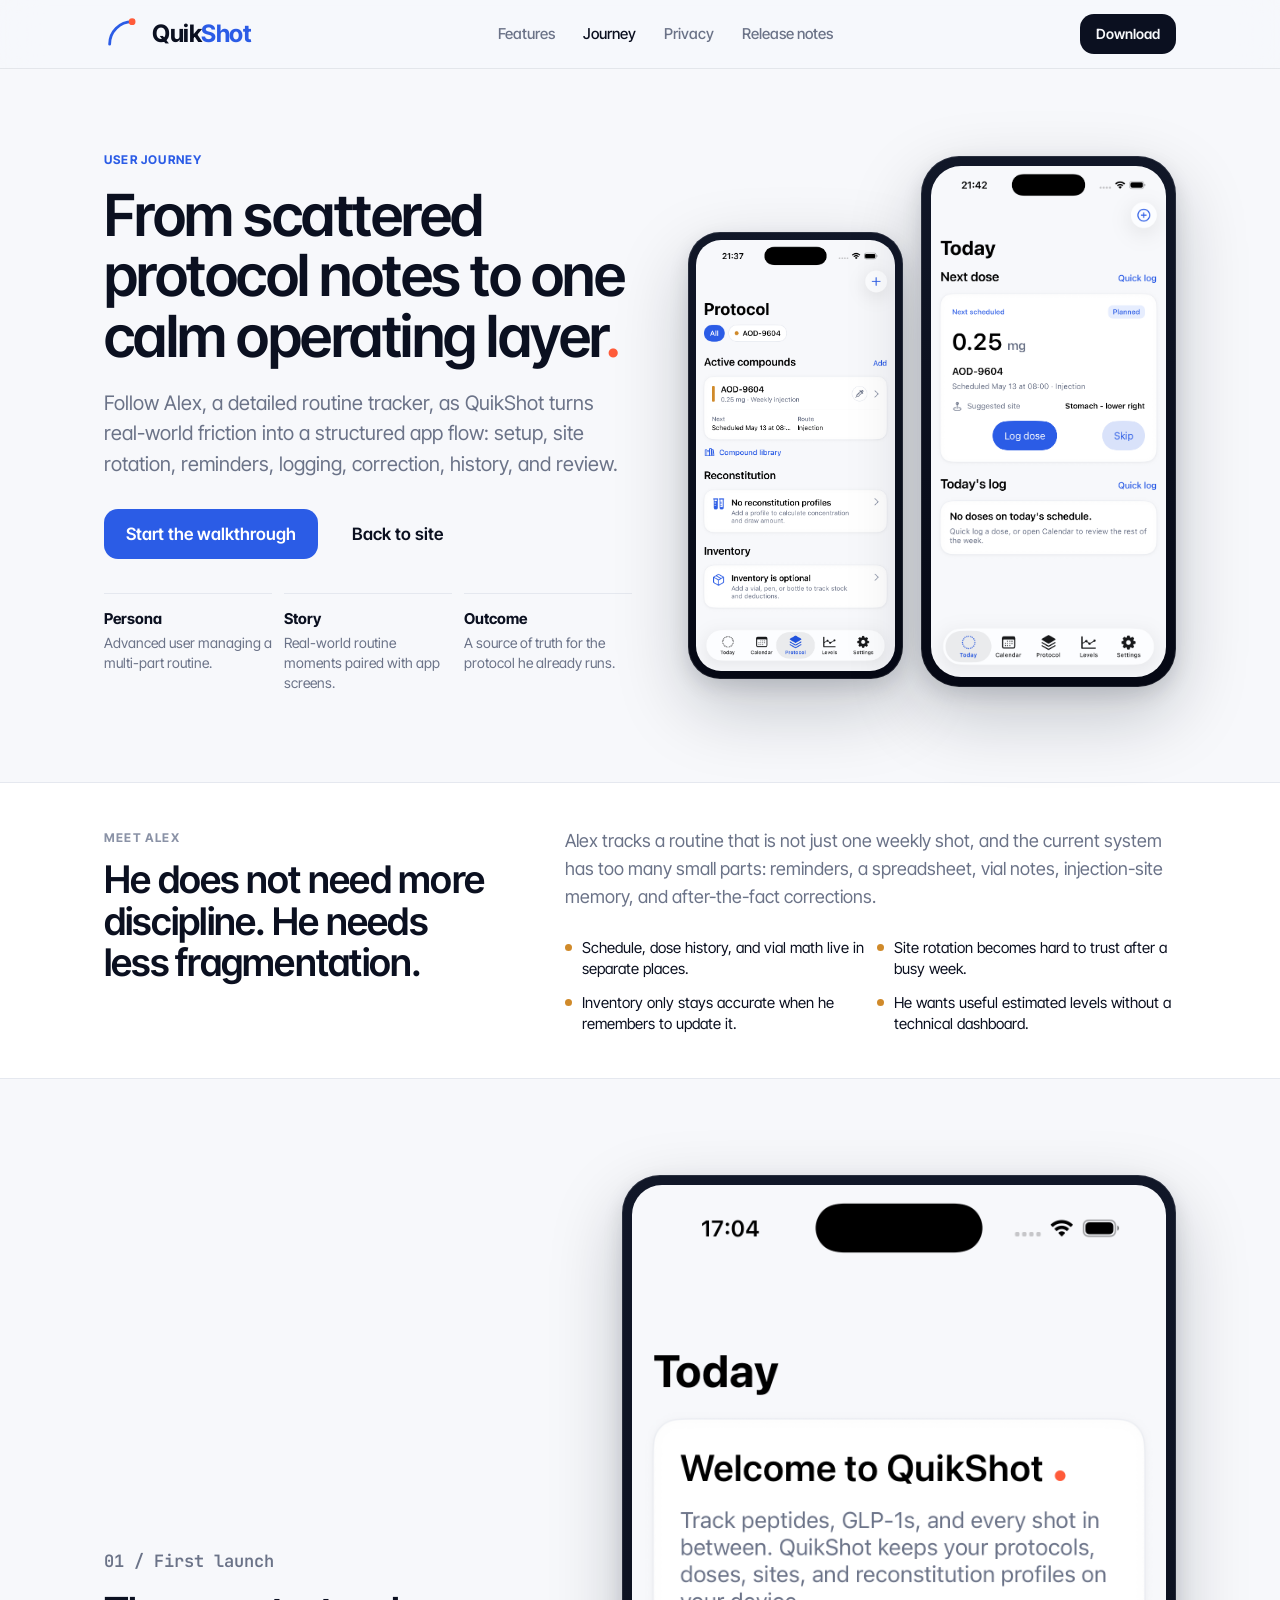
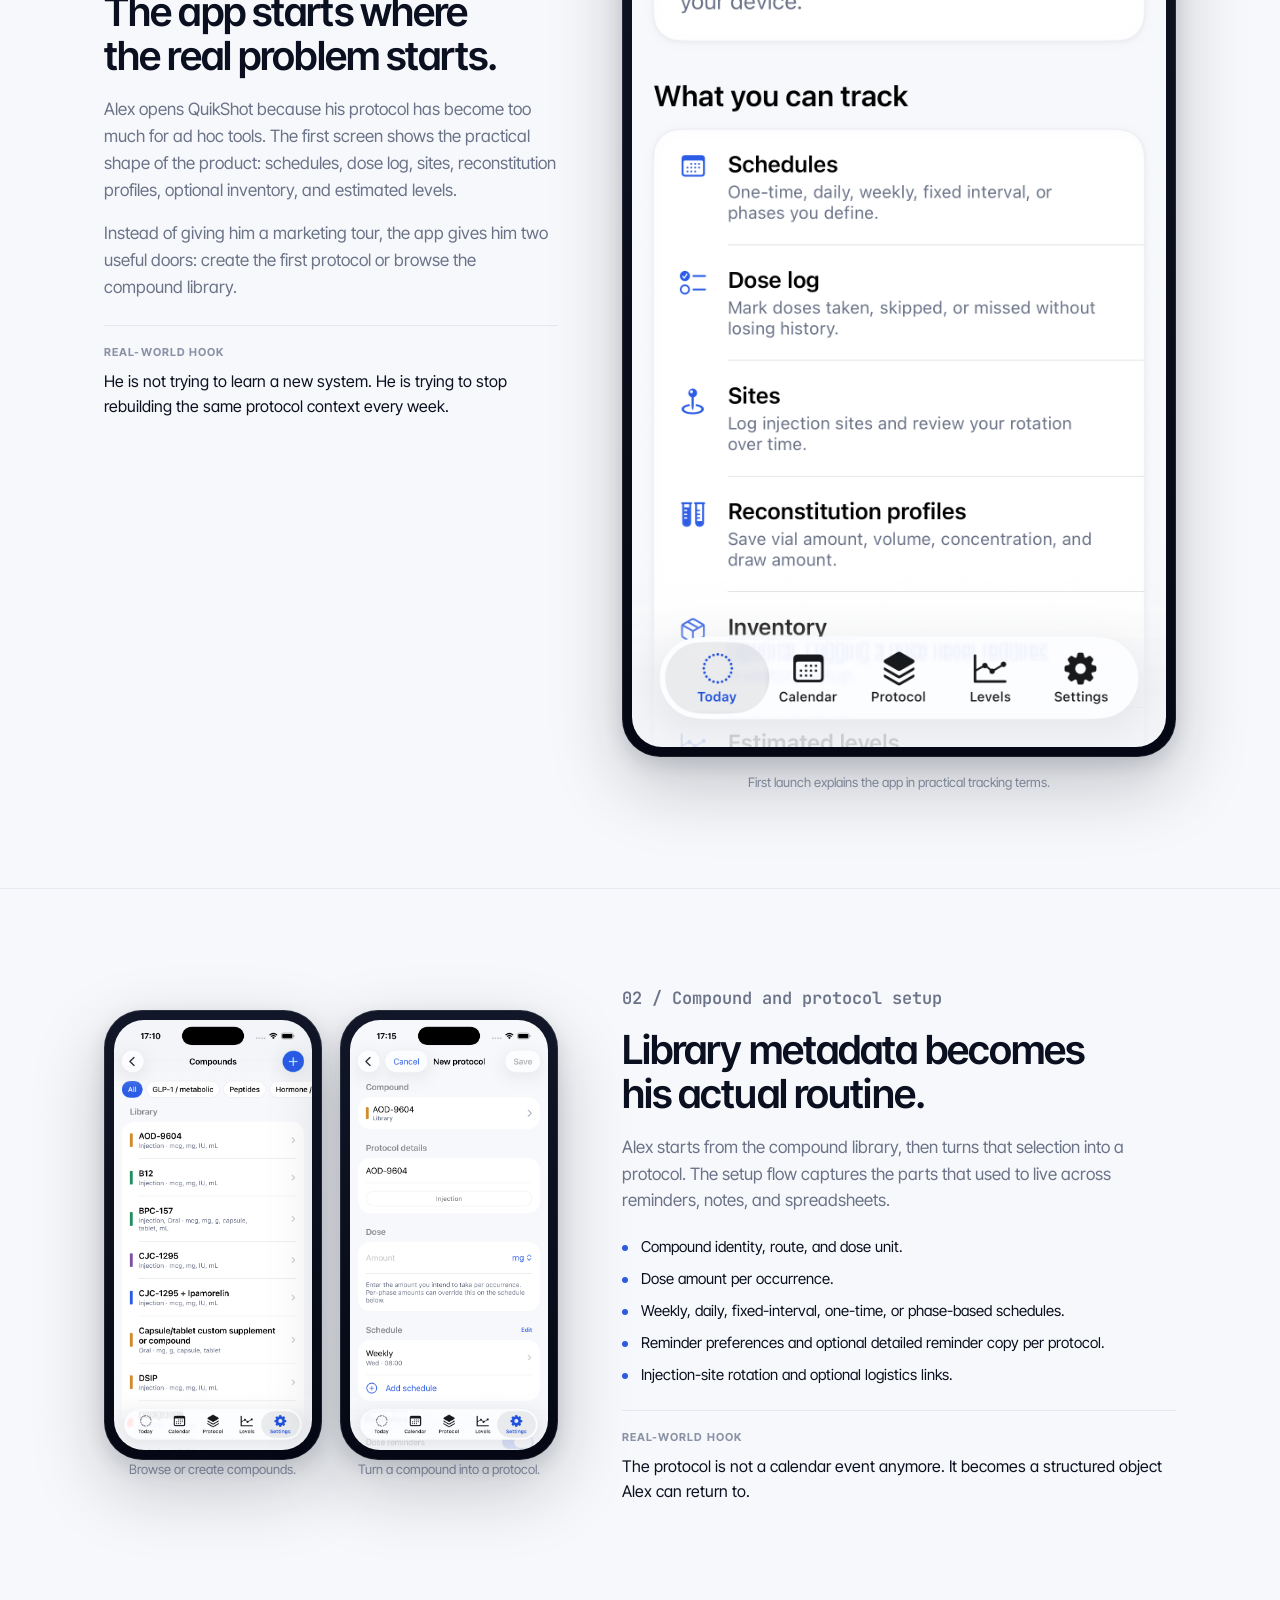
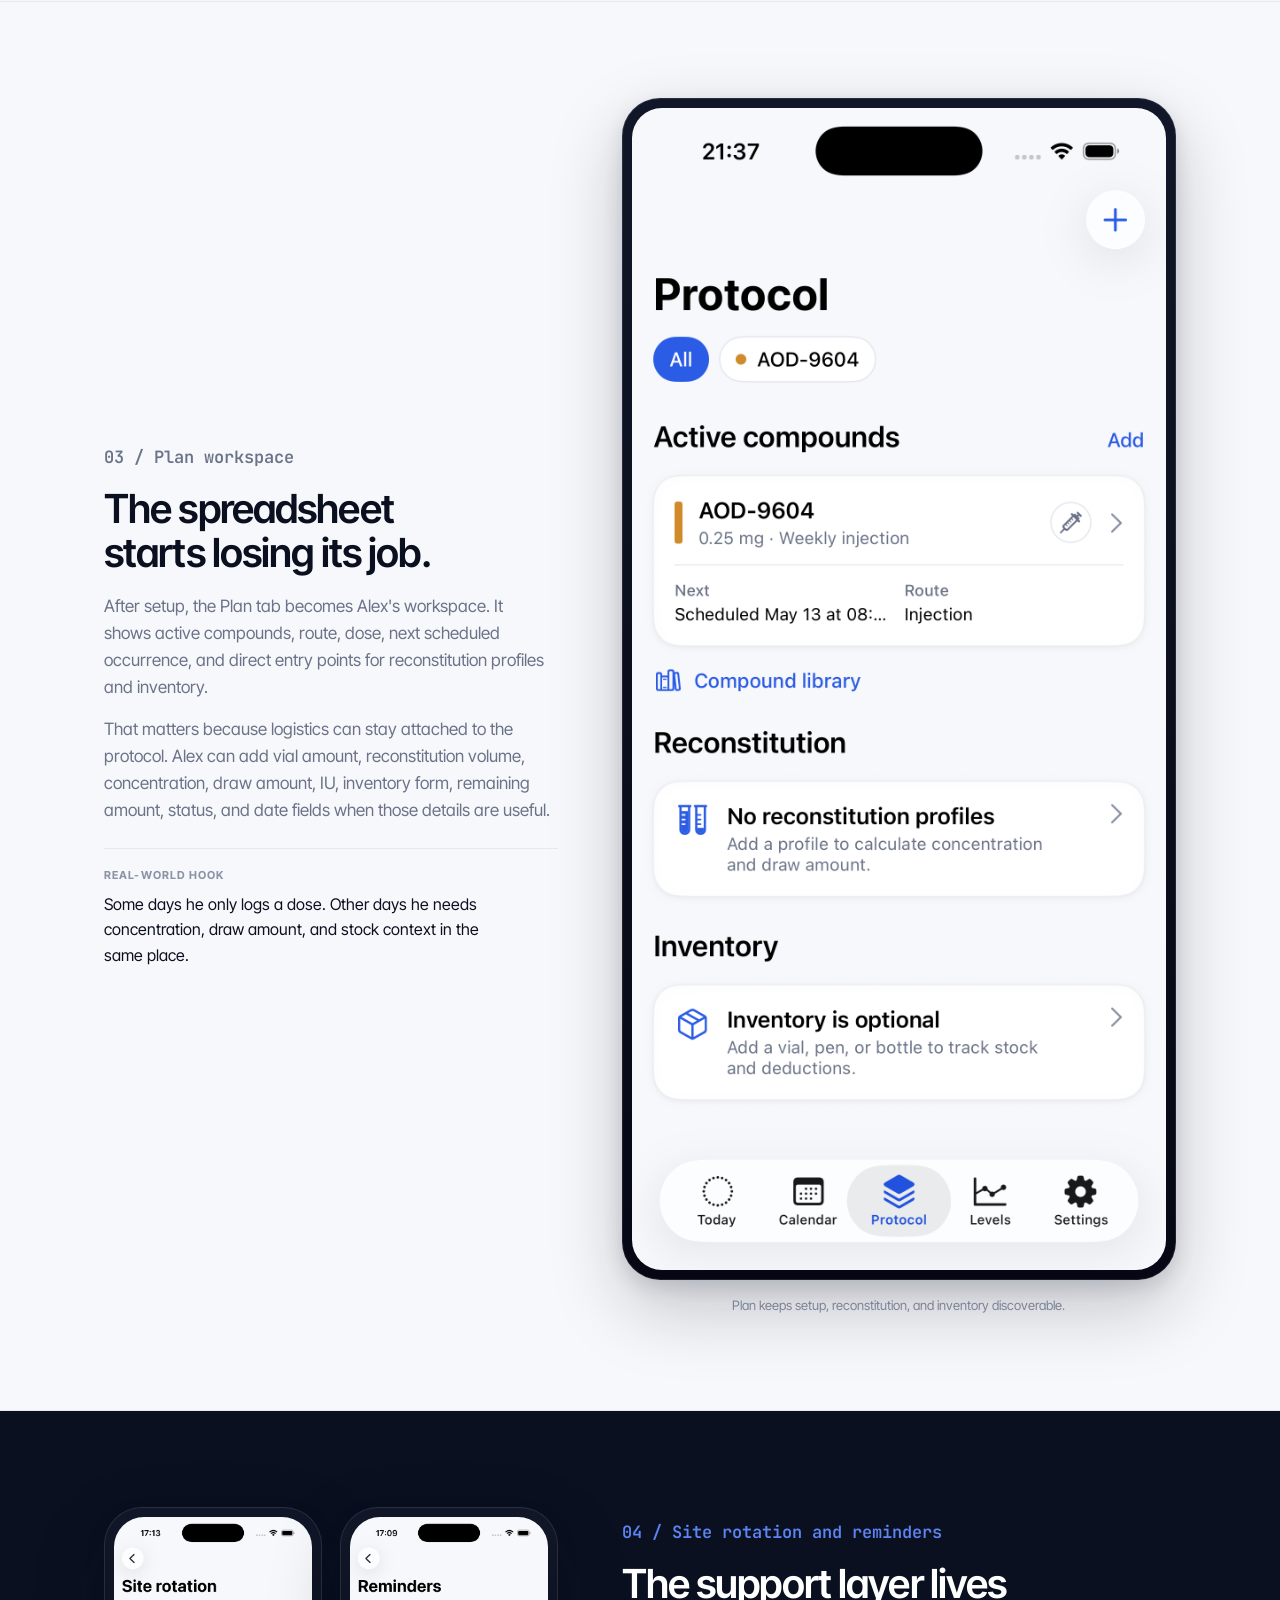
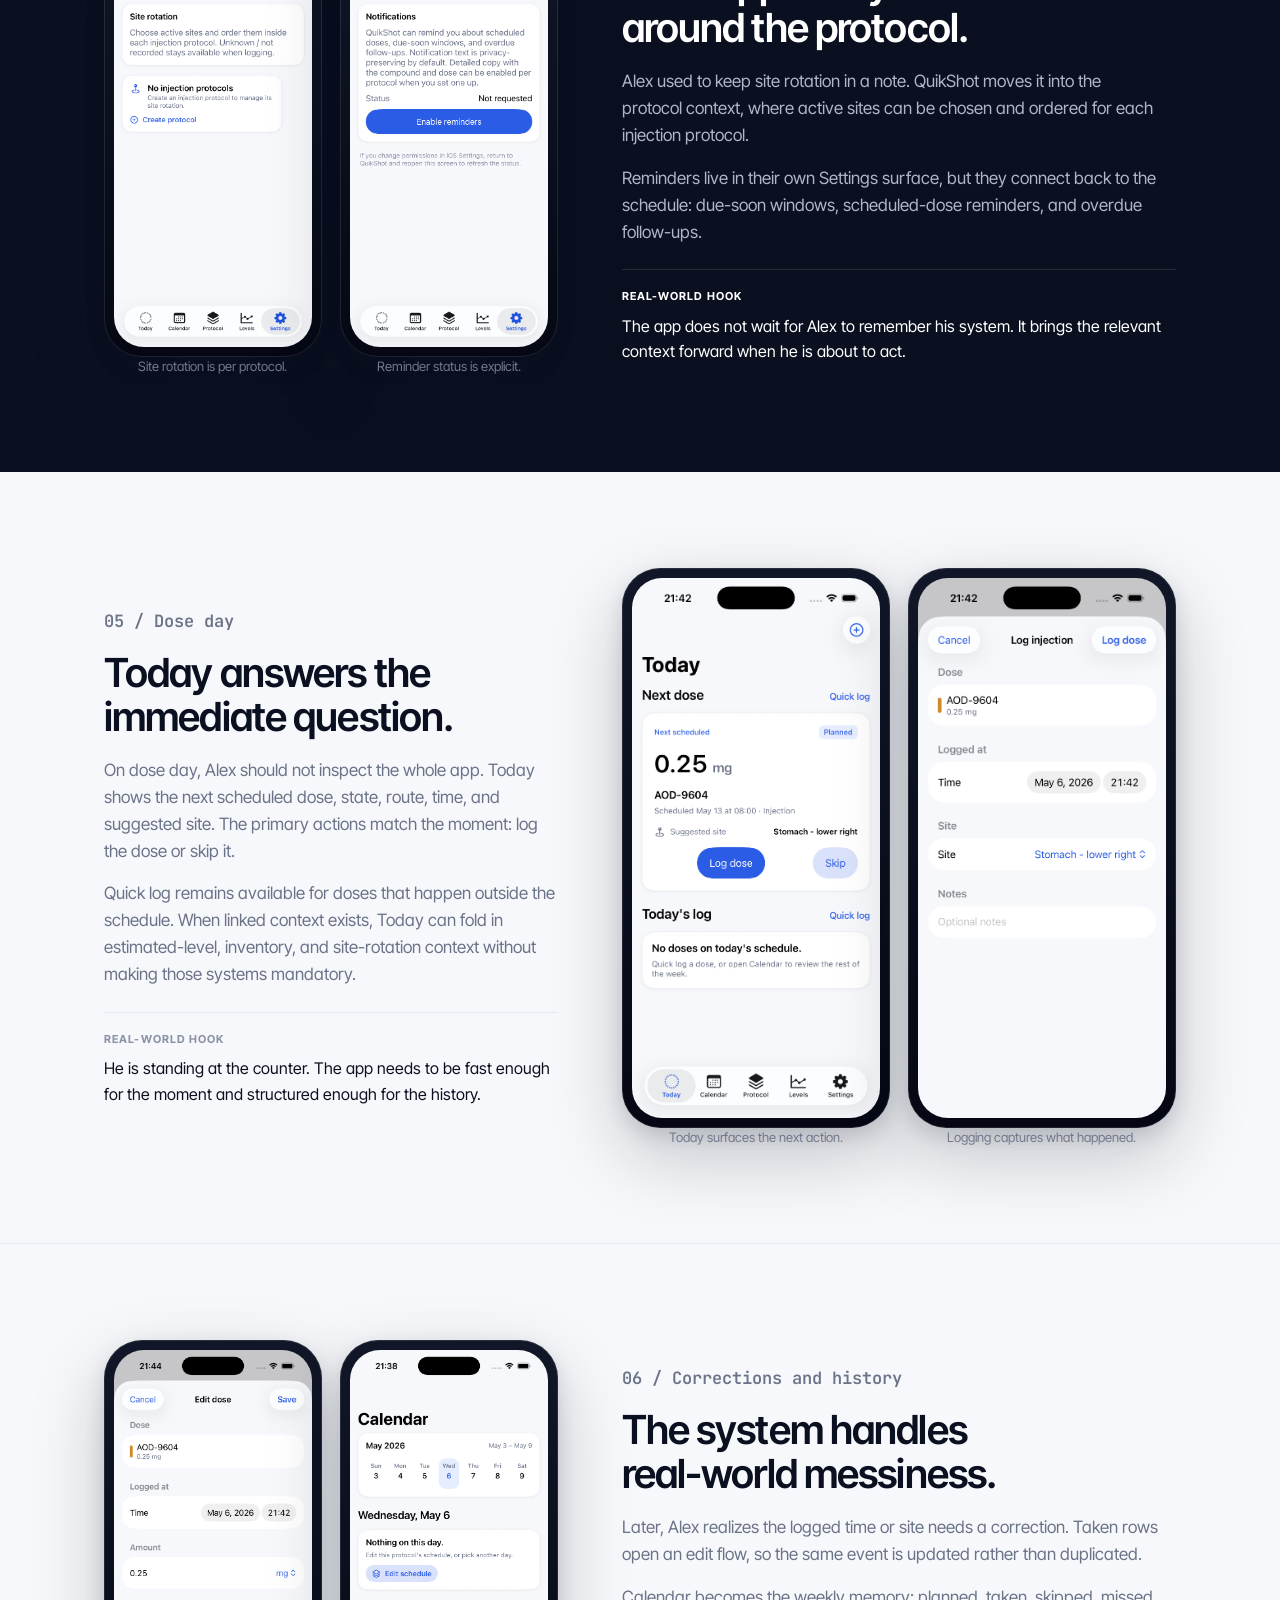
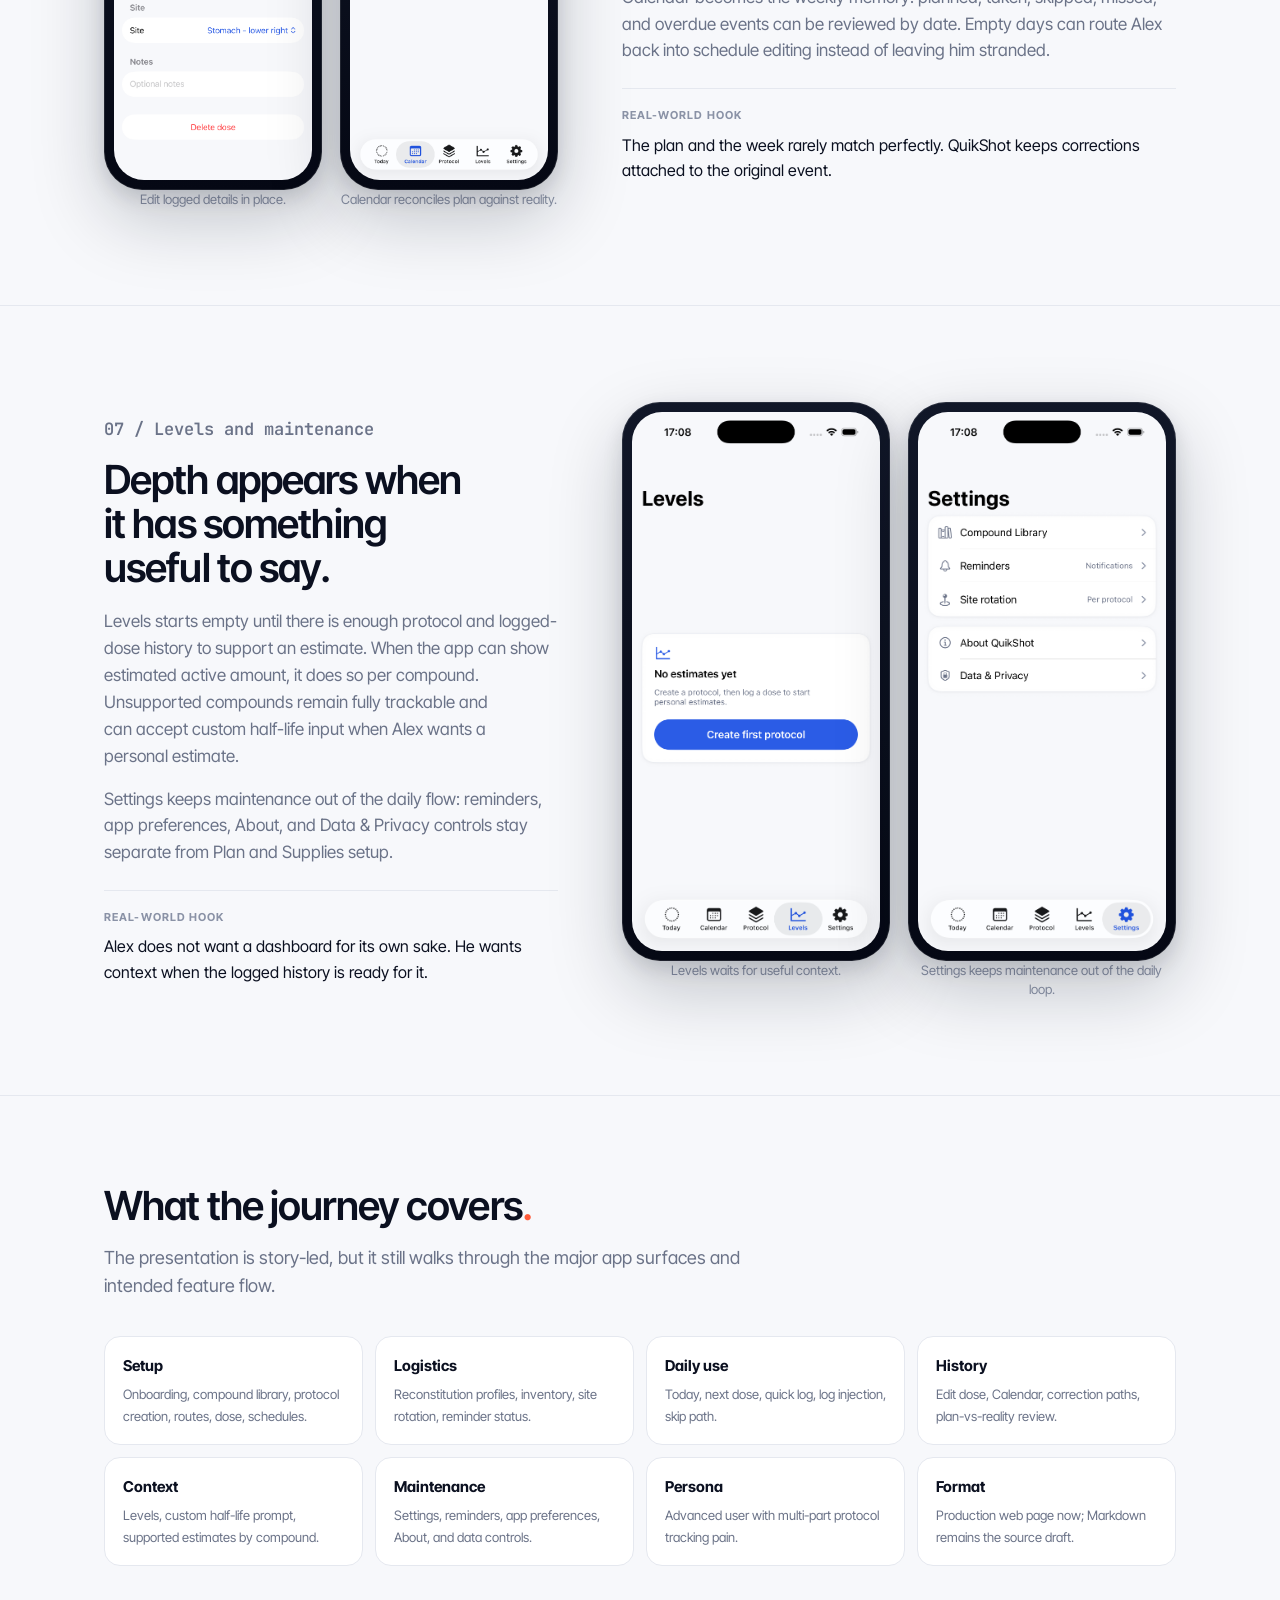
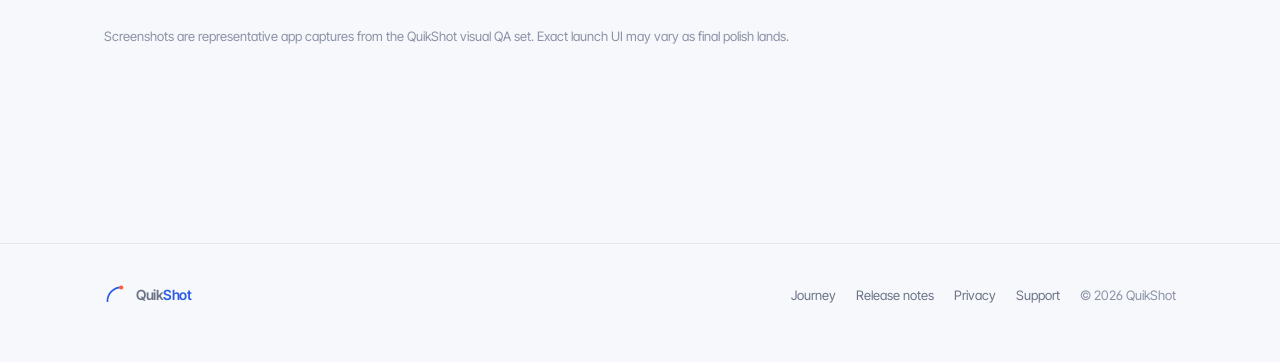
<file: journey.html>
<!doctype html>
<html lang="en">
<head>
<meta charset="utf-8">
<meta name="viewport" content="width=device-width, initial-scale=1">
<title>QuikShot User Journey — From spreadsheet to routine home</title>
<meta name="description" content="A polished walkthrough of how a QuikShot user moves from scattered routine notes to a single app flow for setup, logging, site rotation, inventory, and review.">
<link rel="icon" type="image/svg+xml" href="assets/app-icon.svg">
<link rel="stylesheet" href="styles/tokens.css">
<link rel="stylesheet" href="styles/site.css">
<link rel="stylesheet" href="styles/journey.css">
</head>
<body>

<header class="site-nav">
  <div class="container site-nav-inner">
    <a href="index.html" class="site-brand">
      <img src="assets/logo.svg" width="28" height="28" alt="">
      <span>Quik<span class="brand-accent">Shot</span></span>
    </a>
    <nav class="site-links">
      <a href="index.html#features">Features</a>
      <a href="journey.html" class="is-current">Journey</a>
      <a href="privacy.html">Privacy</a>
      <a href="release-notes.html">Release notes</a>
    </nav>
    <a href="https://apps.apple.com/us/app/quikshot/id6765561668" class="nav-cta">Download</a>
  </div>
</header>

<main>
  <div class="container">
    <section class="journey-hero">
      <div>
        <p class="journey-kicker">User journey</p>
        <h1>From scattered protocol notes to one calm operating layer<span class="accent-dot">.</span></h1>
        <p class="lede">Follow Alex, a detailed routine tracker, as QuikShot turns real-world friction into a structured app flow: setup, site rotation, reminders, logging, correction, history, and review.</p>
        <div class="hero-actions">
          <a href="#start" class="btn btn-primary btn-lg">Start the walkthrough</a>
          <a href="index.html" class="btn btn-ghost btn-lg">Back to site</a>
        </div>
        <div class="hero-notes" aria-label="Journey summary">
          <div class="hero-note"><strong>Persona</strong>Advanced user managing a multi-part routine.</div>
          <div class="hero-note"><strong>Story</strong>Real-world routine moments paired with app screens.</div>
          <div class="hero-note"><strong>Outcome</strong>A source of truth for the protocol he already runs.</div>
        </div>
      </div>
      <div class="phone-cluster" aria-label="QuikShot app screenshots">
        <div class="phone-frame is-small">
          <img src="assets/journey/05-protocol-dashboard.png" width="1206" height="2622" alt="Plan tab with active compound and setup entry points">
        </div>
        <div class="phone-frame">
          <img src="assets/journey/08-today-next-dose.png" width="1206" height="2622" alt="Today tab showing next dose and suggested site">
        </div>
      </div>
    </section>
  </div>

  <section class="journey-strip" id="start">
    <div class="container persona-grid">
      <div>
        <p class="persona-label">Meet Alex</p>
        <h2>He does not need more discipline. He needs less fragmentation.</h2>
      </div>
      <div>
        <p class="persona-copy">Alex tracks a routine that is not just one weekly shot, and the current system has too many small parts: reminders, a spreadsheet, vial notes, injection-site memory, and after-the-fact corrections.</p>
        <ul class="pain-list">
          <li>Schedule, dose history, and vial math live in separate places.</li>
          <li>Site rotation becomes hard to trust after a busy week.</li>
          <li>Inventory only stays accurate when he remembers to update it.</li>
          <li>He wants useful estimated levels without a technical dashboard.</li>
        </ul>
      </div>
    </div>
  </section>

  <section class="chapter">
    <div class="container chapter-grid">
      <div class="chapter-copy">
        <p class="chapter-number">01 / First launch</p>
        <h2>The app starts where the real problem starts.</h2>
        <p>Alex opens QuikShot because his protocol has become too much for ad hoc tools. The first screen shows the practical shape of the product: schedules, dose log, sites, reconstitution profiles, optional inventory, and estimated levels.</p>
        <p>Instead of giving him a marketing tour, the app gives him two useful doors: create the first protocol or browse the compound library.</p>
        <div class="real-world">
          <p class="label">Real-world hook</p>
          <p>He is not trying to learn a new system. He is trying to stop rebuilding the same protocol context every week.</p>
        </div>
      </div>
      <div class="chapter-media">
        <div class="phone-frame">
          <img src="assets/journey/01-first-launch.png" width="1206" height="2622" alt="First launch onboarding on the Today tab">
        </div>
        <div class="caption">First launch explains the app in practical tracking terms.</div>
      </div>
    </div>
  </section>

  <section class="chapter">
    <div class="container chapter-grid reverse">
      <div class="chapter-copy">
        <p class="chapter-number">02 / Compound and protocol setup</p>
        <h2>Library metadata becomes his actual routine.</h2>
        <p>Alex starts from the compound library, then turns that selection into a protocol. The setup flow captures the parts that used to live across reminders, notes, and spreadsheets.</p>
        <ul class="chapter-list">
          <li>Compound identity, route, and dose unit.</li>
          <li>Dose amount per occurrence.</li>
          <li>Weekly, daily, fixed-interval, one-time, or phase-based schedules.</li>
          <li>Reminder preferences and optional detailed reminder copy per protocol.</li>
          <li>Injection-site rotation and optional logistics links.</li>
        </ul>
        <div class="real-world">
          <p class="label">Real-world hook</p>
          <p>The protocol is not a calendar event anymore. It becomes a structured object Alex can return to.</p>
        </div>
      </div>
      <div class="chapter-media screen-row">
        <div>
          <div class="phone-frame">
            <img src="assets/journey/02-compound-library.png" width="1206" height="2622" alt="Compound library with category filters and seeded compounds">
          </div>
          <div class="caption">Browse or create compounds.</div>
        </div>
        <div>
          <div class="phone-frame">
            <img src="assets/journey/04-protocol-form.png" width="1206" height="2622" alt="New protocol form with compound, dose, and schedule sections">
          </div>
          <div class="caption">Turn a compound into a protocol.</div>
        </div>
      </div>
    </div>
  </section>

  <section class="chapter">
    <div class="container chapter-grid">
      <div class="chapter-copy">
        <p class="chapter-number">03 / Plan workspace</p>
        <h2>The spreadsheet starts losing its job.</h2>
        <p>After setup, the Plan tab becomes Alex's workspace. It shows active compounds, route, dose, next scheduled occurrence, and direct entry points for reconstitution profiles and inventory.</p>
        <p>That matters because logistics can stay attached to the protocol. Alex can add vial amount, reconstitution volume, concentration, draw amount, IU, inventory form, remaining amount, status, and date fields when those details are useful.</p>
        <div class="real-world">
          <p class="label">Real-world hook</p>
          <p>Some days he only logs a dose. Other days he needs concentration, draw amount, and stock context in the same place.</p>
        </div>
      </div>
      <div class="chapter-media">
        <div class="phone-frame">
          <img src="assets/journey/05-protocol-dashboard.png" width="1206" height="2622" alt="Plan dashboard with active compound, reconstitution, and inventory entry points">
        </div>
        <div class="caption">Plan keeps setup, reconstitution, and inventory discoverable.</div>
      </div>
    </div>
  </section>

  <div class="wide-band">
    <section class="chapter">
      <div class="container chapter-grid reverse">
        <div class="chapter-copy">
          <p class="chapter-number">04 / Site rotation and reminders</p>
          <h2>The support layer lives around the protocol.</h2>
          <p>Alex used to keep site rotation in a note. QuikShot moves it into the protocol context, where active sites can be chosen and ordered for each injection protocol.</p>
          <p>Reminders live in their own Settings surface, but they connect back to the schedule: due-soon windows, scheduled-dose reminders, and overdue follow-ups.</p>
          <div class="real-world">
            <p class="label">Real-world hook</p>
            <p>The app does not wait for Alex to remember his system. It brings the relevant context forward when he is about to act.</p>
          </div>
        </div>
        <div class="chapter-media screen-row">
          <div>
            <div class="phone-frame">
              <img src="assets/journey/06-site-rotation.png" width="1206" height="2622" alt="Site rotation settings">
            </div>
            <div class="caption">Site rotation is per protocol.</div>
          </div>
          <div>
            <div class="phone-frame">
              <img src="assets/journey/07-reminders.png" width="1206" height="2622" alt="Reminder settings and enable action">
            </div>
            <div class="caption">Reminder status is explicit.</div>
          </div>
        </div>
      </div>
    </section>
  </div>

  <section class="chapter">
    <div class="container chapter-grid">
      <div class="chapter-copy">
        <p class="chapter-number">05 / Dose day</p>
        <h2>Today answers the immediate question.</h2>
        <p>On dose day, Alex should not inspect the whole app. Today shows the next scheduled dose, state, route, time, and suggested site. The primary actions match the moment: log the dose or skip it.</p>
        <p>Quick log remains available for doses that happen outside the schedule. When linked context exists, Today can fold in estimated-level, inventory, and site-rotation context without making those systems mandatory.</p>
        <div class="real-world">
          <p class="label">Real-world hook</p>
          <p>He is standing at the counter. The app needs to be fast enough for the moment and structured enough for the history.</p>
        </div>
      </div>
      <div class="chapter-media screen-row">
        <div>
          <div class="phone-frame">
            <img src="assets/journey/08-today-next-dose.png" width="1206" height="2622" alt="Today tab showing next scheduled dose">
          </div>
          <div class="caption">Today surfaces the next action.</div>
        </div>
        <div>
          <div class="phone-frame">
            <img src="assets/journey/09-log-injection.png" width="1206" height="2622" alt="Log injection sheet">
          </div>
          <div class="caption">Logging captures what happened.</div>
        </div>
      </div>
    </div>
  </section>

  <section class="chapter">
    <div class="container chapter-grid reverse">
      <div class="chapter-copy">
        <p class="chapter-number">06 / Corrections and history</p>
        <h2>The system handles real-world messiness.</h2>
        <p>Later, Alex realizes the logged time or site needs a correction. Taken rows open an edit flow, so the same event is updated rather than duplicated.</p>
        <p>Calendar becomes the weekly memory: planned, taken, skipped, missed, and overdue events can be reviewed by date. Empty days can route Alex back into schedule editing instead of leaving him stranded.</p>
        <div class="real-world">
          <p class="label">Real-world hook</p>
          <p>The plan and the week rarely match perfectly. QuikShot keeps corrections attached to the original event.</p>
        </div>
      </div>
      <div class="chapter-media screen-row">
        <div>
          <div class="phone-frame">
            <img src="assets/journey/10-edit-dose.png" width="1206" height="2622" alt="Edit existing logged dose sheet">
          </div>
          <div class="caption">Edit logged details in place.</div>
        </div>
        <div>
          <div class="phone-frame">
            <img src="assets/journey/11-calendar.png" width="1206" height="2622" alt="Calendar tab with week selector and selected day">
          </div>
          <div class="caption">Calendar reconciles plan against reality.</div>
        </div>
      </div>
    </div>
  </section>

  <section class="chapter">
    <div class="container chapter-grid">
      <div class="chapter-copy">
        <p class="chapter-number">07 / Levels and maintenance</p>
        <h2>Depth appears when it has something useful to say.</h2>
        <p>Levels starts empty until there is enough protocol and logged-dose history to support an estimate. When the app can show estimated active amount, it does so per compound. Unsupported compounds remain fully trackable and can accept custom half-life input when Alex wants a personal estimate.</p>
        <p>Settings keeps maintenance out of the daily flow: reminders, app preferences, About, and Data & Privacy controls stay separate from Plan and Supplies setup.</p>
        <div class="real-world">
          <p class="label">Real-world hook</p>
          <p>Alex does not want a dashboard for its own sake. He wants context when the logged history is ready for it.</p>
        </div>
      </div>
      <div class="chapter-media screen-row">
        <div>
          <div class="phone-frame">
            <img src="assets/journey/12-levels.png" width="1206" height="2622" alt="Levels empty state">
          </div>
          <div class="caption">Levels waits for useful context.</div>
        </div>
        <div>
          <div class="phone-frame">
            <img src="assets/journey/13-settings.png" width="1206" height="2622" alt="Settings root">
          </div>
          <div class="caption">Settings keeps maintenance out of the daily loop.</div>
        </div>
      </div>
    </div>
  </section>

  <section class="coverage">
    <div class="container">
      <h2>What the journey covers<span class="accent-dot">.</span></h2>
      <p class="coverage-lede">The presentation is story-led, but it still walks through the major app surfaces and intended feature flow.</p>
      <div class="coverage-grid">
        <div class="coverage-item"><strong>Setup</strong><span>Onboarding, compound library, protocol creation, routes, dose, schedules.</span></div>
        <div class="coverage-item"><strong>Logistics</strong><span>Reconstitution profiles, inventory, site rotation, reminder status.</span></div>
        <div class="coverage-item"><strong>Daily use</strong><span>Today, next dose, quick log, log injection, skip path.</span></div>
        <div class="coverage-item"><strong>History</strong><span>Edit dose, Calendar, correction paths, plan-vs-reality review.</span></div>
        <div class="coverage-item"><strong>Context</strong><span>Levels, custom half-life prompt, supported estimates by compound.</span></div>
        <div class="coverage-item"><strong>Maintenance</strong><span>Settings, reminders, app preferences, About, and data controls.</span></div>
        <div class="coverage-item"><strong>Persona</strong><span>Advanced user with multi-part protocol tracking pain.</span></div>
        <div class="coverage-item"><strong>Format</strong><span>Production web page now; Markdown remains the source draft.</span></div>
      </div>
      <p class="journey-footer-note">Screenshots are representative app captures from the QuikShot visual QA set. Exact launch UI may vary as final polish lands.</p>
    </div>
  </section>
</main>

<footer class="site-foot">
  <div class="container site-foot-inner">
    <div class="site-brand" style="font-size: 14px; color: var(--fg-secondary)">
      <img src="assets/logo.svg" width="20" height="20" alt="">
      <span>Quik<span class="brand-accent">Shot</span></span>
    </div>
    <div class="foot-links">
      <a href="journey.html">Journey</a>
      <a href="release-notes.html">Release notes</a>
      <a href="privacy.html">Privacy</a>
      <a href="support.html">Support</a>
      <span>© 2026 QuikShot</span>
    </div>
  </div>
</footer>

</body>
</html>
</file>
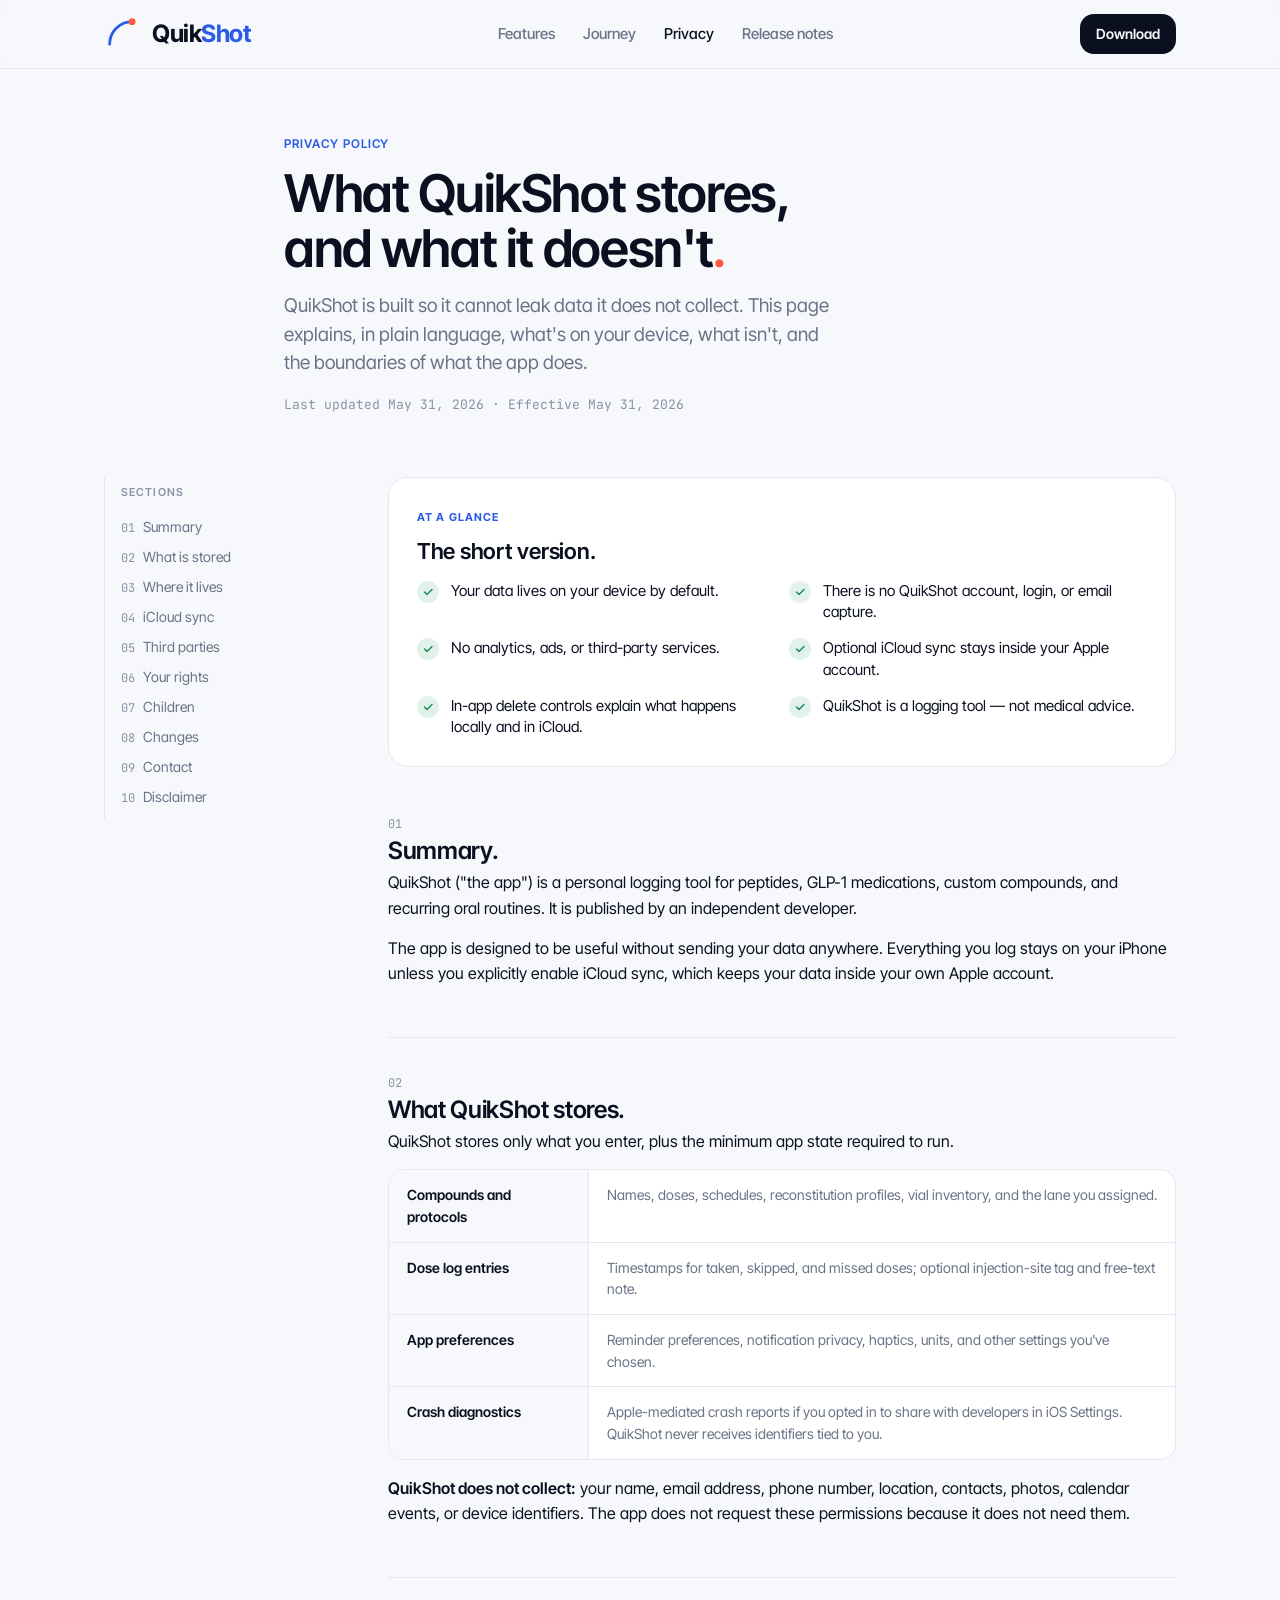
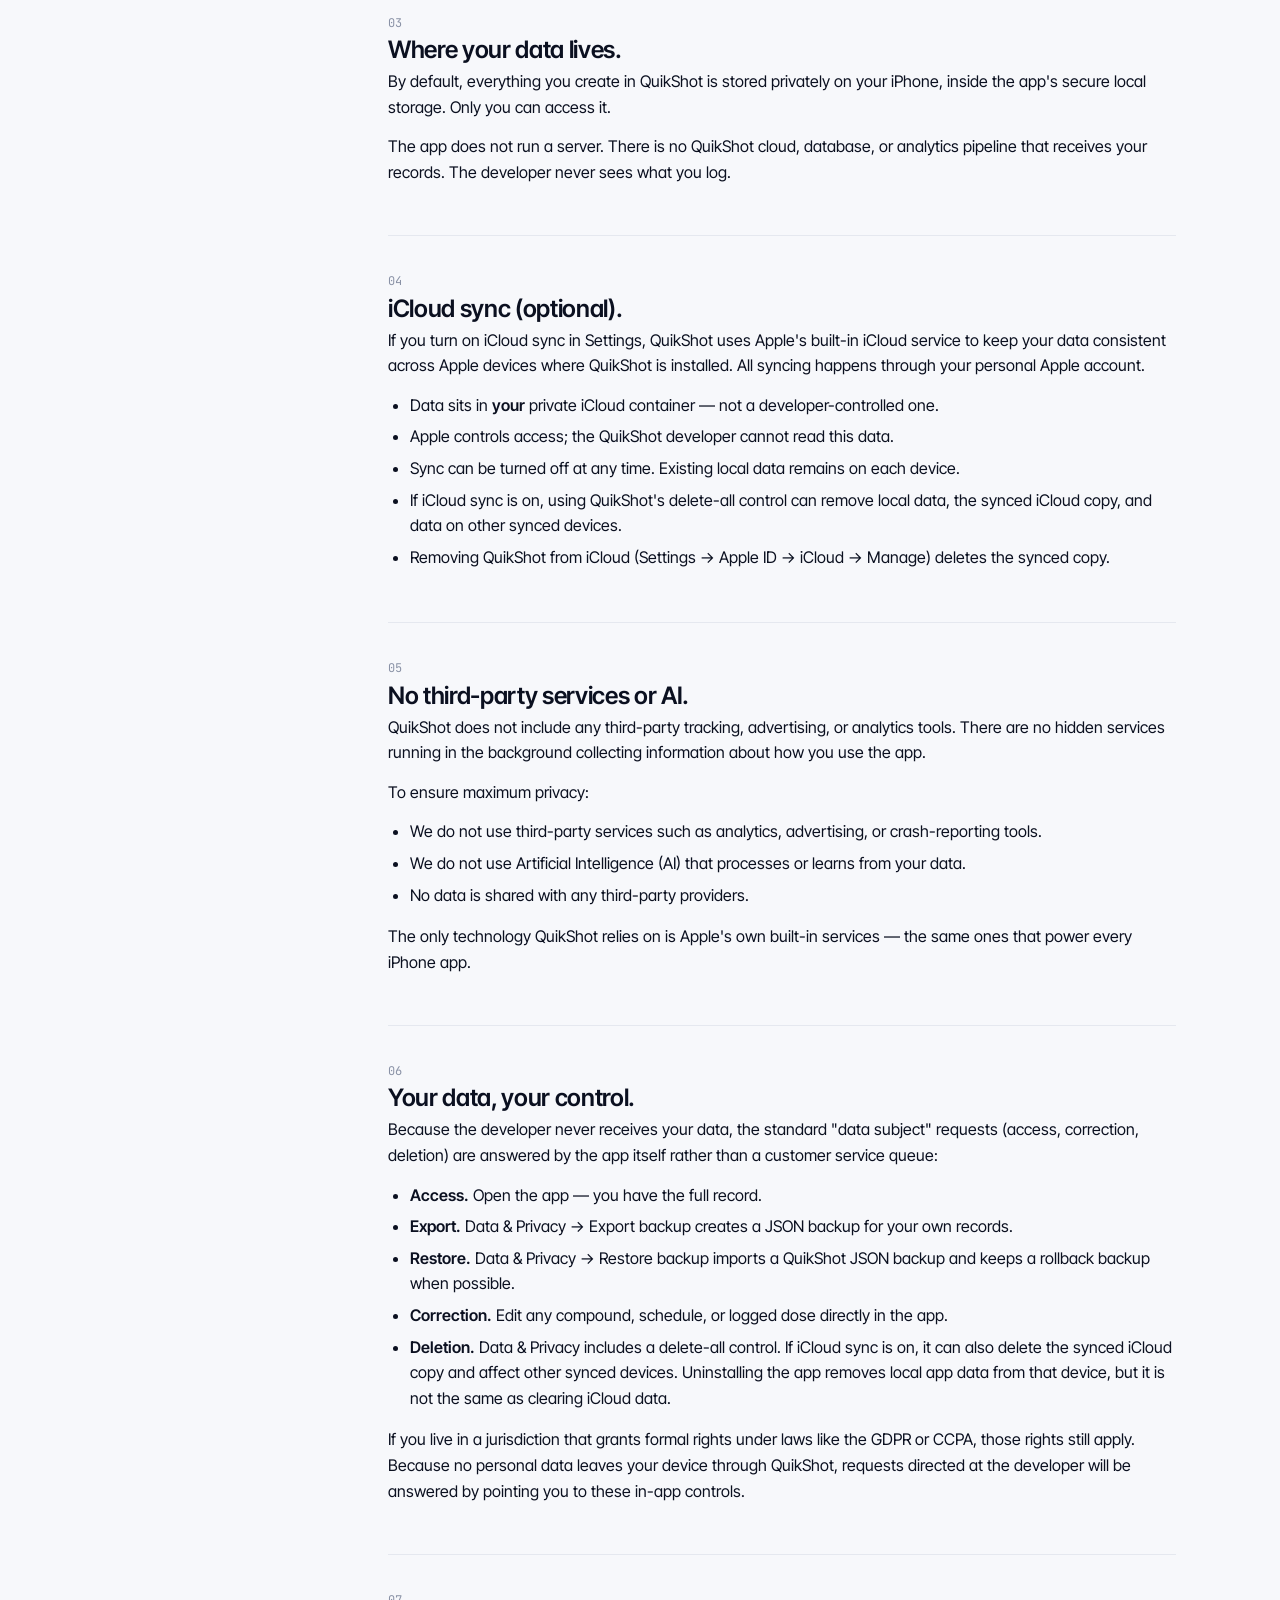
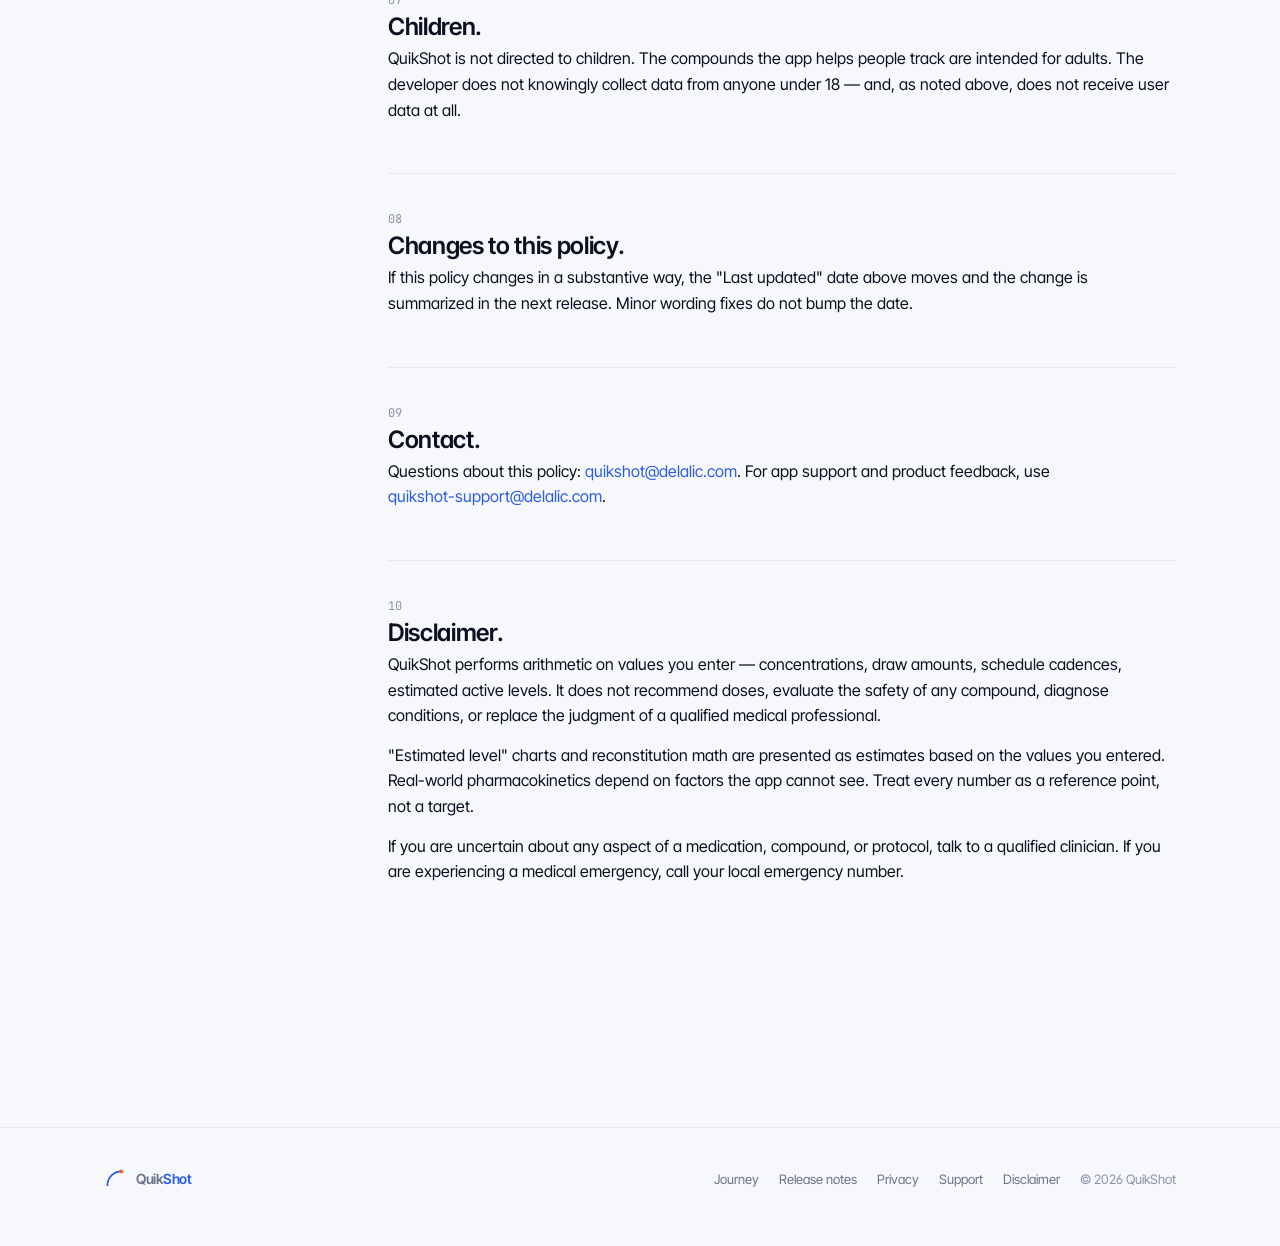
<file: privacy.html>
<!doctype html>
<html lang="en">
<head>
<meta charset="utf-8">
<meta name="viewport" content="width=device-width, initial-scale=1">
<title>Privacy Policy — QuikShot</title>
<meta name="description" content="QuikShot privacy policy and disclaimer. Local-first storage, no required account, no analytics, no third-party services.">
<link rel="icon" type="image/svg+xml" href="assets/app-icon.svg">
<link rel="stylesheet" href="styles/tokens.css">
<link rel="stylesheet" href="styles/site.css">
<style>
  /* ───────── Privacy layout ───────── */
  .privacy-wrap {
    display: grid;
    grid-template-columns: 220px 1fr;
    gap: 64px;
    padding: 16px 0 96px;
  }
  .priv-toc {
    position: sticky; top: 80px;
    align-self: start;
    border-left: 1px solid var(--separator);
    padding: 4px 0 4px 16px;
  }
  .priv-toc .label {
    font-size: 11px; font-weight: 600; letter-spacing: 0.10em;
    color: var(--fg-tertiary); text-transform: uppercase;
    margin: 0 0 12px;
  }
  .priv-toc ul { list-style: none; padding: 0; margin: 0; }
  .priv-toc li { margin-bottom: 8px; }
  .priv-toc a {
    font-size: 14px; color: var(--fg-secondary);
    line-height: 1.4;
  }
  .priv-toc a:hover { color: var(--fg); text-decoration: none; }
  .priv-toc .num {
    color: var(--fg-tertiary); margin-right: 8px;
    font-size: 12px;
  }

  /* ───────── At-a-glance card ───────── */
  .glance {
    background: var(--bg-elevated);
    border: 1px solid var(--separator);
    border-radius: 20px;
    padding: 28px;
    margin-bottom: 48px;
  }
  .glance .eyebrow {
    font-size: 11px; font-weight: 700; letter-spacing: 0.10em;
    color: var(--mineral); text-transform: uppercase;
    margin: 0 0 12px;
  }
  .glance h2 {
    font-size: 22px; font-weight: 600;
    letter-spacing: -0.012em;
    margin: 0 0 18px;
  }
  .glance-grid {
    list-style: none; padding: 0; margin: 0;
    display: grid; grid-template-columns: repeat(2, 1fr); gap: 14px;
  }
  .glance-grid li {
    display: flex; gap: 12px; align-items: flex-start;
    font-size: 15px; color: var(--fg);
    line-height: 1.45;
  }
  .glance-grid .check {
    width: 22px; height: 22px; border-radius: 50%;
    background: var(--state-taken-soft); color: var(--state-taken);
    display: inline-flex; align-items: center; justify-content: center;
    flex: 0 0 auto;
    margin-top: 1px;
  }

  /* ───────── Section ───────── */
  .priv-section {
    border-top: 1px solid var(--separator);
    padding: 36px 0;
  }
  .priv-section:first-of-type { border-top: 0; padding-top: 0; }
  .priv-section h2 {
    font-size: 24px; font-weight: 600;
    letter-spacing: -0.014em;
    margin: 0 0 8px;
    color: var(--fg);
    text-wrap: balance;
  }
  .priv-section .section-num {
    font-family: var(--font-mono); font-feature-settings: 'tnum' 1;
    font-size: 12px; color: var(--fg-tertiary);
    margin: 0 0 6px;
  }
  .priv-section p {
    font-size: 16px; line-height: 1.6;
    color: var(--fg);
    margin: 0 0 14px;
    text-wrap: pretty;
  }
  .priv-section ul {
    margin: 0 0 16px; padding-left: 22px;
  }
  .priv-section li {
    font-size: 16px; line-height: 1.6;
    margin-bottom: 6px;
    text-wrap: pretty;
  }
  .priv-section strong { font-weight: 600; }
  .priv-section a { color: var(--mineral); }

  /* ───────── Definitions table ───────── */
  .defs {
    background: var(--bg-elevated);
    border: 1px solid var(--separator);
    border-radius: 16px;
    overflow: hidden;
    margin: 8px 0 16px;
  }
  .defs dl { margin: 0; }
  .defs > dl > div {
    display: grid; grid-template-columns: 200px 1fr;
    border-top: 1px solid var(--separator);
  }
  .defs > dl > div:first-child { border-top: 0; }
  .defs dt {
    font-size: 14px; font-weight: 600;
    color: var(--fg);
    padding: 14px 18px;
    background: var(--bg);
    border-right: 1px solid var(--separator);
  }
  .defs dd {
    margin: 0; padding: 14px 18px;
    font-size: 14px; line-height: 1.55;
    color: var(--fg-secondary);
  }

  .updated {
    font-family: var(--font-mono); font-feature-settings: 'tnum' 1;
    font-size: 13px; color: var(--fg-tertiary);
    margin-top: 16px;
  }

  @media (max-width: 880px) {
    .privacy-wrap { grid-template-columns: 1fr; gap: 32px; }
    .priv-toc { position: static; border-left: 0; padding-left: 0;
      border-top: 1px solid var(--separator); padding-top: 24px;
      order: 2;
    }
    .glance-grid { grid-template-columns: 1fr; }
    .defs > dl > div { grid-template-columns: 1fr; }
    .defs dt { border-right: 0; border-bottom: 1px solid var(--separator); }
  }
</style>
</head>
<body>

<header class="site-nav">
  <div class="container site-nav-inner">
    <a href="index.html" class="site-brand">
      <img src="assets/logo.svg" width="28" height="28" alt="">
      <span>Quik<span class="brand-accent">Shot</span></span>
    </a>
    <nav class="site-links">
      <a href="index.html#features">Features</a>
      <a href="journey.html">Journey</a>
      <a href="privacy.html" class="is-current">Privacy</a>
      <a href="release-notes.html">Release notes</a>
    </nav>
    <a href="https://apps.apple.com/us/app/quikshot/id6765561668" class="nav-cta">Download</a>
  </div>
</header>

<div class="container-narrow">
  <div class="page-header">
    <p class="eyebrow">Privacy policy</p>
    <h1>What QuikShot stores, and what it doesn't<span class="accent-dot">.</span></h1>
    <p class="lede">QuikShot is built so it cannot leak data it does not collect. This page explains, in plain language, what's on your device, what isn't, and the boundaries of what the app does.</p>
    <p class="updated">Last updated May 31, 2026 · Effective May 31, 2026</p>
  </div>
</div>

<div class="container">
  <div class="privacy-wrap">

    <aside class="priv-toc">
      <p class="label">Sections</p>
      <ul>
        <li><a href="#summary"><span class="num">01</span>Summary</a></li>
        <li><a href="#data"><span class="num">02</span>What is stored</a></li>
        <li><a href="#location"><span class="num">03</span>Where it lives</a></li>
        <li><a href="#sync"><span class="num">04</span>iCloud sync</a></li>
        <li><a href="#third-parties"><span class="num">05</span>Third parties</a></li>
        <li><a href="#rights"><span class="num">06</span>Your rights</a></li>
        <li><a href="#children"><span class="num">07</span>Children</a></li>
        <li><a href="#changes"><span class="num">08</span>Changes</a></li>
        <li><a href="#contact"><span class="num">09</span>Contact</a></li>
        <li><a href="#disclaimer"><span class="num">10</span>Disclaimer</a></li>
      </ul>
    </aside>

    <main>

      <!-- ───────── Glance card ───────── -->
      <div class="glance">
        <p class="eyebrow">At a glance</p>
        <h2>The short version.</h2>
        <ul class="glance-grid">
          <li>
            <span class="check"><svg width="12" height="12" viewBox="0 0 24 24" fill="none" stroke="currentColor" stroke-width="3" stroke-linecap="round" stroke-linejoin="round"><path d="M5 12l5 5L20 7"/></svg></span>
            Your data lives on your device by default.
          </li>
          <li>
            <span class="check"><svg width="12" height="12" viewBox="0 0 24 24" fill="none" stroke="currentColor" stroke-width="3" stroke-linecap="round" stroke-linejoin="round"><path d="M5 12l5 5L20 7"/></svg></span>
            There is no QuikShot account, login, or email capture.
          </li>
          <li>
            <span class="check"><svg width="12" height="12" viewBox="0 0 24 24" fill="none" stroke="currentColor" stroke-width="3" stroke-linecap="round" stroke-linejoin="round"><path d="M5 12l5 5L20 7"/></svg></span>
            No analytics, ads, or third-party services.
          </li>
          <li>
            <span class="check"><svg width="12" height="12" viewBox="0 0 24 24" fill="none" stroke="currentColor" stroke-width="3" stroke-linecap="round" stroke-linejoin="round"><path d="M5 12l5 5L20 7"/></svg></span>
            Optional iCloud sync stays inside your Apple account.
          </li>
          <li>
            <span class="check"><svg width="12" height="12" viewBox="0 0 24 24" fill="none" stroke="currentColor" stroke-width="3" stroke-linecap="round" stroke-linejoin="round"><path d="M5 12l5 5L20 7"/></svg></span>
            In-app delete controls explain what happens locally and in iCloud.
          </li>
          <li>
            <span class="check"><svg width="12" height="12" viewBox="0 0 24 24" fill="none" stroke="currentColor" stroke-width="3" stroke-linecap="round" stroke-linejoin="round"><path d="M5 12l5 5L20 7"/></svg></span>
            QuikShot is a logging tool — not medical advice.
          </li>
        </ul>
      </div>

      <!-- ───────── 01 Summary ───────── -->
      <section class="priv-section" id="summary">
        <p class="section-num">01</p>
        <h2>Summary.</h2>
        <p>QuikShot ("the app") is a personal logging tool for peptides, GLP-1 medications, custom compounds, and recurring oral routines. It is published by an independent developer.</p>
        <p>The app is designed to be useful without sending your data anywhere. Everything you log stays on your iPhone unless you explicitly enable iCloud sync, which keeps your data inside your own Apple account.</p>
      </section>

      <!-- ───────── 02 Data ───────── -->
      <section class="priv-section" id="data">
        <p class="section-num">02</p>
        <h2>What QuikShot stores.</h2>
        <p>QuikShot stores only what you enter, plus the minimum app state required to run.</p>

        <div class="defs">
          <dl>
            <div>
              <dt>Compounds and protocols</dt>
              <dd>Names, doses, schedules, reconstitution profiles, vial inventory, and the lane you assigned.</dd>
            </div>
            <div>
              <dt>Dose log entries</dt>
              <dd>Timestamps for taken, skipped, and missed doses; optional injection-site tag and free-text note.</dd>
            </div>
            <div>
              <dt>App preferences</dt>
              <dd>Reminder preferences, notification privacy, haptics, units, and other settings you've chosen.</dd>
            </div>
            <div>
              <dt>Crash diagnostics</dt>
              <dd>Apple-mediated crash reports if you opted in to share with developers in iOS Settings. QuikShot never receives identifiers tied to you.</dd>
            </div>
          </dl>
        </div>

        <p><strong>QuikShot does not collect:</strong> your name, email address, phone number, location, contacts, photos, calendar events, or device identifiers. The app does not request these permissions because it does not need them.</p>
      </section>

      <!-- ───────── 03 Location ───────── -->
      <section class="priv-section" id="location">
        <p class="section-num">03</p>
        <h2>Where your data lives.</h2>
        <p>By default, everything you create in QuikShot is stored privately on your iPhone, inside the app's secure local storage. Only you can access it.</p>
        <p>The app does not run a server. There is no QuikShot cloud, database, or analytics pipeline that receives your records. The developer never sees what you log.</p>
      </section>

      <!-- ───────── 04 iCloud ───────── -->
      <section class="priv-section" id="sync">
        <p class="section-num">04</p>
        <h2>iCloud sync (optional).</h2>
        <p>If you turn on iCloud sync in Settings, QuikShot uses Apple's built-in iCloud service to keep your data consistent across Apple devices where QuikShot is installed. All syncing happens through your personal Apple account.</p>
        <ul>
          <li>Data sits in <strong>your</strong> private iCloud container — not a developer-controlled one.</li>
          <li>Apple controls access; the QuikShot developer cannot read this data.</li>
          <li>Sync can be turned off at any time. Existing local data remains on each device.</li>
          <li>If iCloud sync is on, using QuikShot's delete-all control can remove local data, the synced iCloud copy, and data on other synced devices.</li>
          <li>Removing QuikShot from iCloud (Settings → Apple ID → iCloud → Manage) deletes the synced copy.</li>
        </ul>
      </section>

      <!-- ───────── 05 Third parties ───────── -->
      <section class="priv-section" id="third-parties">
        <p class="section-num">05</p>
        <h2>No third-party services or AI.</h2>
        <p>QuikShot does not include any third-party tracking, advertising, or analytics tools. There are no hidden services running in the background collecting information about how you use the app.</p>
        <p>To ensure maximum privacy:</p>
        <ul>
          <li>We do not use third-party services such as analytics, advertising, or crash-reporting tools.</li>
          <li>We do not use Artificial Intelligence (AI) that processes or learns from your data.</li>
          <li>No data is shared with any third-party providers.</li>
        </ul>
        <p>The only technology QuikShot relies on is Apple's own built-in services — the same ones that power every iPhone app.</p>
      </section>

      <!-- ───────── 06 Rights ───────── -->
      <section class="priv-section" id="rights">
        <p class="section-num">06</p>
        <h2>Your data, your control.</h2>
        <p>Because the developer never receives your data, the standard "data subject" requests (access, correction, deletion) are answered by the app itself rather than a customer service queue:</p>
        <ul>
          <li><strong>Access.</strong> Open the app — you have the full record.</li>
          <li><strong>Export.</strong> Data & Privacy → Export backup creates a JSON backup for your own records.</li>
          <li><strong>Restore.</strong> Data & Privacy → Restore backup imports a QuikShot JSON backup and keeps a rollback backup when possible.</li>
          <li><strong>Correction.</strong> Edit any compound, schedule, or logged dose directly in the app.</li>
          <li><strong>Deletion.</strong> Data & Privacy includes a delete-all control. If iCloud sync is on, it can also delete the synced iCloud copy and affect other synced devices. Uninstalling the app removes local app data from that device, but it is not the same as clearing iCloud data.</li>
        </ul>
        <p>If you live in a jurisdiction that grants formal rights under laws like the GDPR or CCPA, those rights still apply. Because no personal data leaves your device through QuikShot, requests directed at the developer will be answered by pointing you to these in-app controls.</p>
      </section>

      <!-- ───────── 07 Children ───────── -->
      <section class="priv-section" id="children">
        <p class="section-num">07</p>
        <h2>Children.</h2>
        <p>QuikShot is not directed to children. The compounds the app helps people track are intended for adults. The developer does not knowingly collect data from anyone under 18 — and, as noted above, does not receive user data at all.</p>
      </section>

      <!-- ───────── 08 Changes ───────── -->
      <section class="priv-section" id="changes">
        <p class="section-num">08</p>
        <h2>Changes to this policy.</h2>
        <p>If this policy changes in a substantive way, the "Last updated" date above moves and the change is summarized in the next release. Minor wording fixes do not bump the date.</p>
      </section>

      <!-- ───────── 09 Contact ───────── -->
      <section class="priv-section" id="contact">
        <p class="section-num">09</p>
        <h2>Contact.</h2>
        <p>Questions about this policy: <a href="mailto:quikshot@delalic.com">quikshot@delalic.com</a>. For app support and product feedback, use <a href="mailto:quikshot-support@delalic.com">quikshot-support@delalic.com</a>.</p>
      </section>

      <!-- ───────── 10 Disclaimer ───────── -->
      <section class="priv-section" id="disclaimer">
        <p class="section-num">10</p>
        <h2>Disclaimer.</h2>
        <p>QuikShot performs arithmetic on values you enter — concentrations, draw amounts, schedule cadences, estimated active levels. It does not recommend doses, evaluate the safety of any compound, diagnose conditions, or replace the judgment of a qualified medical professional.</p>
        <p>"Estimated level" charts and reconstitution math are presented as estimates based on the values you entered. Real-world pharmacokinetics depend on factors the app cannot see. Treat every number as a reference point, not a target.</p>
        <p>If you are uncertain about any aspect of a medication, compound, or protocol, talk to a qualified clinician. If you are experiencing a medical emergency, call your local emergency number.</p>
      </section>

    </main>
  </div>
</div>

<footer class="site-foot">
  <div class="container site-foot-inner">
    <div class="site-brand" style="font-size: 14px; color: var(--fg-secondary)">
      <img src="assets/logo.svg" width="20" height="20" alt="">
      <span>Quik<span class="brand-accent">Shot</span></span>
    </div>
    <div class="foot-links">
      <a href="journey.html">Journey</a>
      <a href="release-notes.html">Release notes</a>
      <a href="privacy.html">Privacy</a>
      <a href="support.html">Support</a>
      <a href="privacy.html#disclaimer">Disclaimer</a>
      <span>© 2026 QuikShot</span>
    </div>
  </div>
</footer>

</body>
</html>
</file>
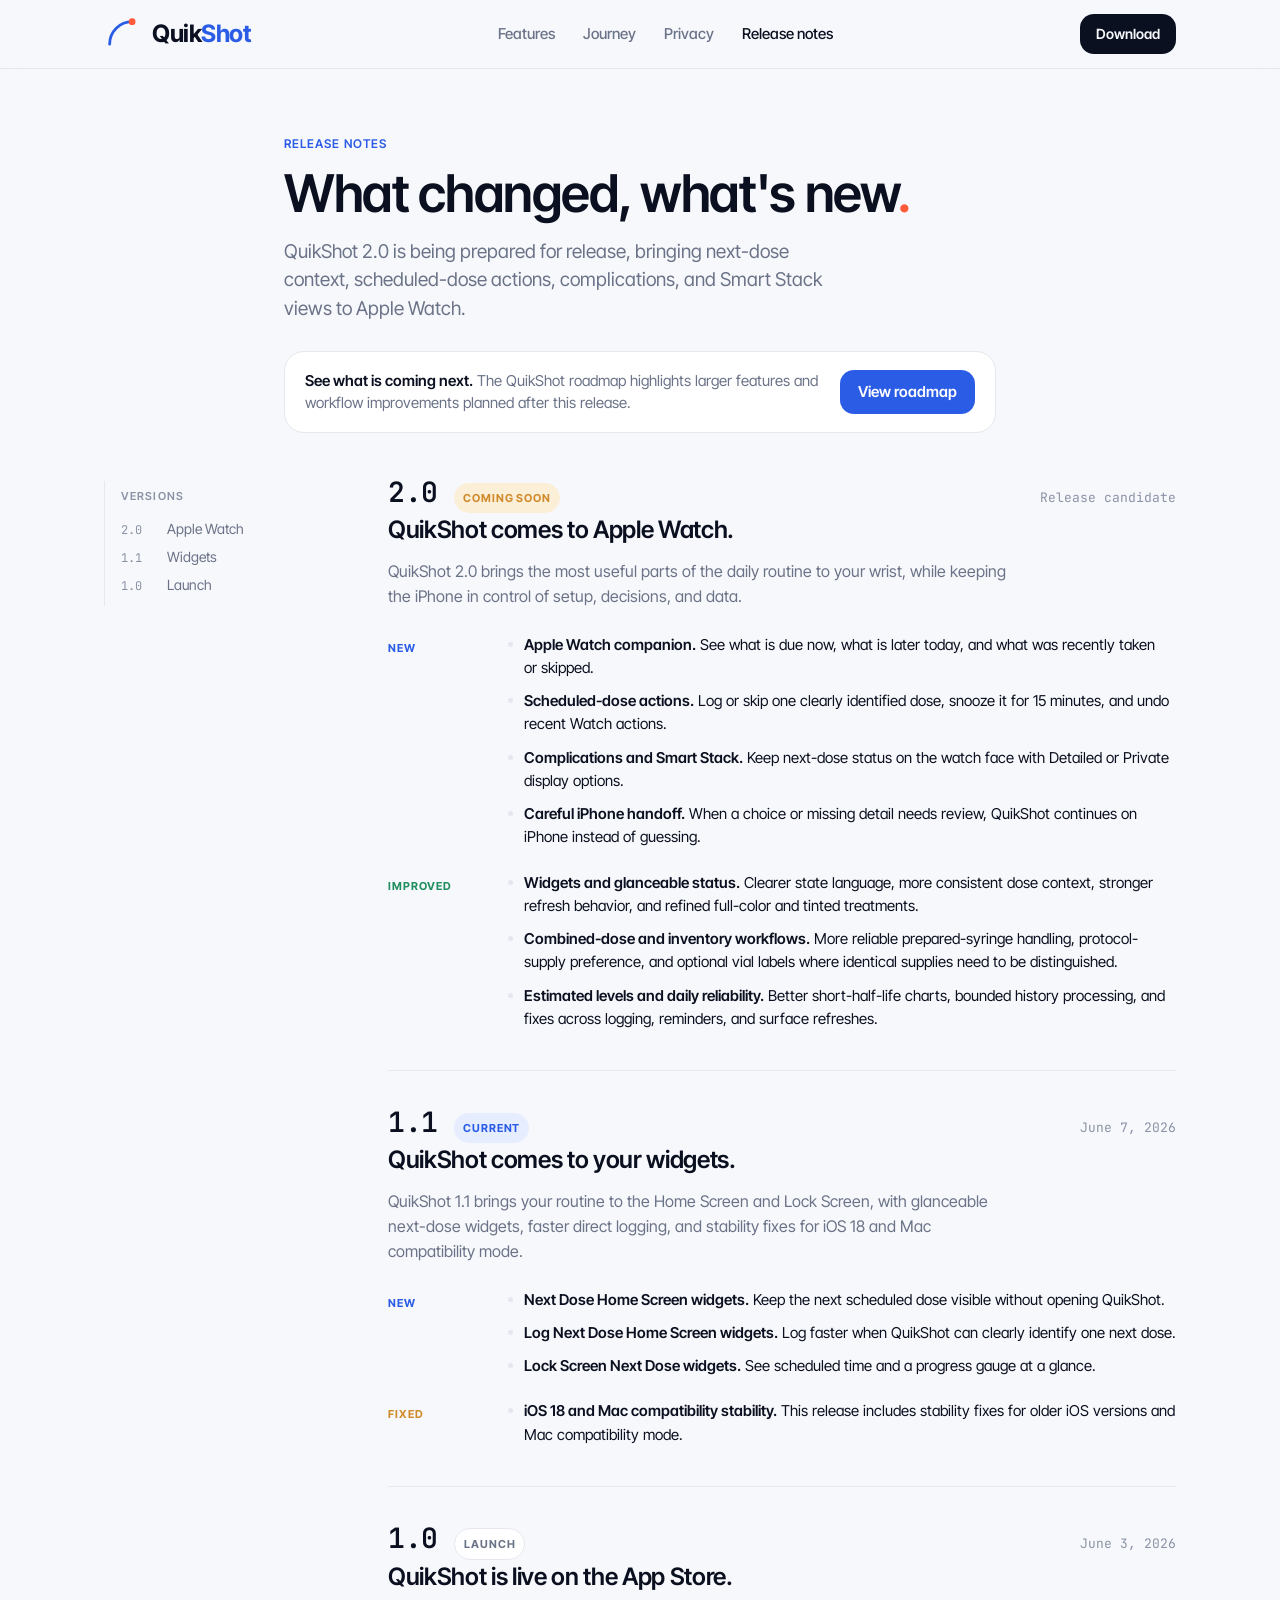
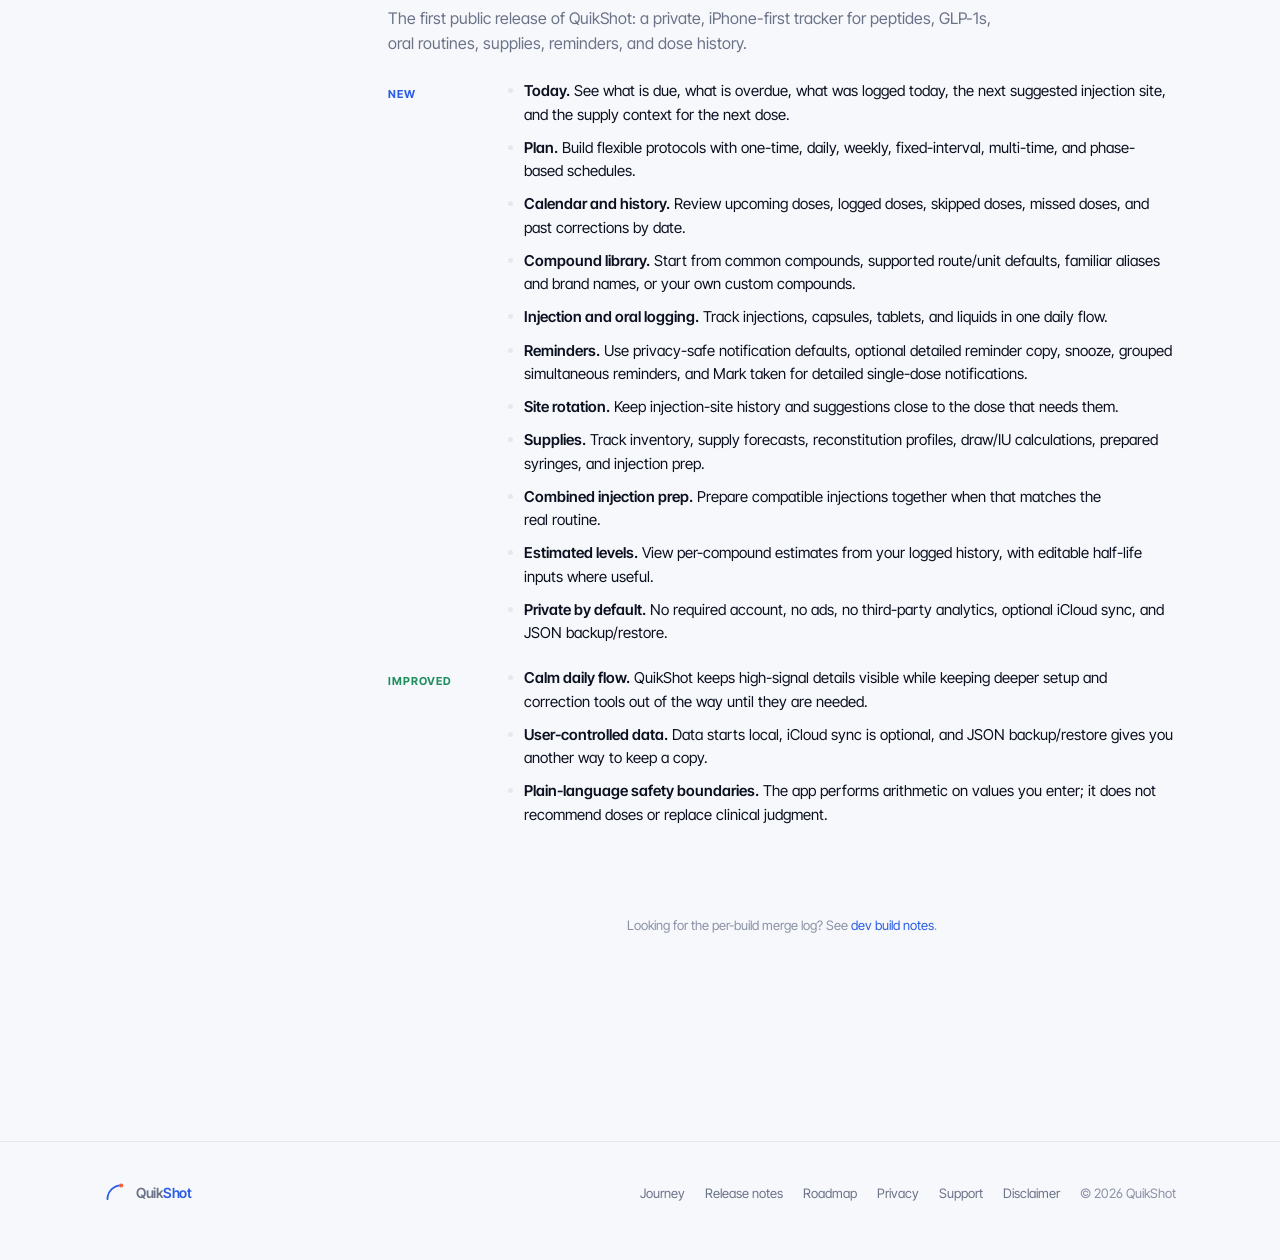
<file: release-notes.html>
<!doctype html>
<html lang="en">
<head>
<meta charset="utf-8">
<meta name="viewport" content="width=device-width, initial-scale=1">
<title>Release Notes — QuikShot</title>
<meta name="description" content="What changed, what's new, and what's on deck for QuikShot.">
<link rel="icon" type="image/svg+xml" href="assets/app-icon.svg">
<link rel="stylesheet" href="styles/tokens.css">
<link rel="stylesheet" href="styles/site.css">
<style>
  /* ───────── Release notes layout ───────── */
  .notes-wrap {
    display: grid;
    grid-template-columns: 220px 1fr;
    gap: 64px;
    padding: 16px 0 96px;
  }
  .notes-toc {
    position: sticky; top: 80px;
    align-self: start;
    border-left: 1px solid var(--separator);
    padding: 4px 0 4px 16px;
  }
  .notes-toc .label {
    font-size: 11px; font-weight: 600; letter-spacing: 0.10em;
    color: var(--fg-tertiary); text-transform: uppercase;
    margin: 0 0 12px;
  }
  .notes-toc ul { list-style: none; padding: 0; margin: 0; }
  .notes-toc li { margin-bottom: 8px; }
  .notes-toc a {
    font-size: 14px; color: var(--fg-secondary);
    display: flex; gap: 10px; align-items: baseline;
    line-height: 1.4;
  }
  .notes-toc a:hover { color: var(--fg); text-decoration: none; }
  .notes-toc .ver {
    font-family: var(--font-mono); font-feature-settings: 'tnum' 1;
    font-size: 12px; color: var(--fg-tertiary); flex: 0 0 36px;
  }
  .roadmap-callout {
    margin-top: 28px;
    padding: 18px 20px;
    border: 1px solid var(--separator);
    border-radius: 20px;
    background: var(--bg-elevated);
    display: flex;
    align-items: center;
    justify-content: space-between;
    gap: 18px;
  }
  .roadmap-callout p {
    margin: 0;
    color: var(--fg-secondary);
    font-size: 15px;
    line-height: 1.45;
  }
  .roadmap-callout strong {
    color: var(--fg);
    font-weight: 600;
  }
  .roadmap-callout .btn {
    flex: 0 0 auto;
  }

  /* ───────── A single release ───────── */
  .release {
    border-top: 1px solid var(--separator);
    padding: 40px 0;
  }
  .release:first-of-type { border-top: 0; padding-top: 0; }

  .release-head {
    display: flex; align-items: baseline; gap: 16px;
    flex-wrap: wrap;
    margin-bottom: 6px;
  }
  .release-version {
    font-family: var(--font-mono); font-feature-settings: 'tnum' 1;
    font-size: 28px; font-weight: 600;
    letter-spacing: -0.01em;
    color: var(--fg);
  }
  .release-tag {
    font-size: 11px; font-weight: 700; letter-spacing: 0.08em;
    text-transform: uppercase;
    padding: 4px 9px; border-radius: 999px;
  }
  .tag-current { background: var(--mineral-soft); color: var(--mineral); }
  .tag-beta    { background: var(--state-overdue-soft); color: var(--state-overdue); }
  .tag-tested  { background: var(--state-taken-soft); color: var(--state-taken); }
  .tag-previous { background: var(--bg-elevated); color: var(--fg-secondary); border: 1px solid var(--separator); }
  .release-date {
    font-family: var(--font-mono); font-feature-settings: 'tnum' 1;
    font-size: 13px; color: var(--fg-tertiary);
    margin-left: auto;
  }
  .release h2 {
    font-size: 24px; font-weight: 600;
    letter-spacing: -0.014em;
    margin: 0 0 18px;
    color: var(--fg);
    text-wrap: balance;
  }
  .release p.summary {
    font-size: 16px; line-height: 1.55;
    color: var(--fg-secondary);
    margin: 0 0 24px;
    max-width: 620px;
    text-wrap: pretty;
  }

  /* ───────── Change groups ───────── */
  .changes { display: flex; flex-direction: column; gap: 22px; }
  .change-group {
    display: grid;
    grid-template-columns: 100px 1fr;
    gap: 20px;
    align-items: start;
  }
  .change-label {
    font-size: 11px; font-weight: 700; letter-spacing: 0.08em;
    text-transform: uppercase;
    padding-top: 4px;
  }
  .label-new      { color: var(--mineral); }
  .label-improved { color: var(--state-taken); }
  .label-fixed    { color: var(--state-overdue); }
  .label-removed  { color: var(--fg-secondary); }

  .change-list {
    list-style: none; padding: 0; margin: 0;
    display: flex; flex-direction: column; gap: 10px;
  }
  .change-list li {
    font-size: 15px; line-height: 1.55;
    color: var(--fg);
    padding-left: 16px;
    position: relative;
    text-wrap: pretty;
  }
  .change-list li::before {
    content: ''; position: absolute;
    left: 0; top: 9px;
    width: 5px; height: 5px;
    border-radius: 50%;
    background: var(--separator);
  }
  .change-list li strong { font-weight: 600; }

  /* ───────── On-deck card ───────── */
  .ondeck {
    background: var(--bg-elevated);
    border-radius: 20px;
    padding: 28px;
    border: 1px solid var(--separator);
    margin-top: 48px;
  }
  .ondeck .eyebrow {
    font-size: 11px; font-weight: 700; letter-spacing: 0.10em;
    color: var(--mineral); text-transform: uppercase;
    margin: 0 0 10px;
  }
  .ondeck h3 {
    font-size: 22px; font-weight: 600;
    letter-spacing: -0.012em;
    margin: 0 0 8px;
  }
  .ondeck p {
    font-size: 15px; color: var(--fg-secondary);
    margin: 0 0 18px; line-height: 1.55;
    text-wrap: pretty;
  }
  .ondeck-grid {
    list-style: none; padding: 0; margin: 0;
    display: grid; grid-template-columns: repeat(2, 1fr); gap: 12px;
  }
  .ondeck-grid li {
    font-size: 14px; color: var(--fg);
    padding: 12px 14px;
    background: var(--bg);
    border-radius: 12px;
    display: flex; gap: 10px; align-items: center;
  }
  .ondeck-grid .dot {
    width: 6px; height: 6px; border-radius: 50%;
    background: var(--fg-tertiary); flex: 0 0 auto;
  }

  @media (max-width: 880px) {
    .notes-wrap { grid-template-columns: 1fr; gap: 32px; }
    .notes-toc { position: static; border-left: 0; padding-left: 0;
      border-top: 1px solid var(--separator); padding-top: 24px;
      order: 2;
    }
    .change-group { grid-template-columns: 1fr; gap: 8px; }
    .release-date { margin-left: 0; }
    .ondeck-grid { grid-template-columns: 1fr; }
    .roadmap-callout {
      align-items: flex-start;
      flex-direction: column;
    }
  }
</style>
</head>
<body>

<header class="site-nav">
  <div class="container site-nav-inner">
    <a href="index.html" class="site-brand">
      <img src="assets/logo.svg" width="28" height="28" alt="">
      <span>Quik<span class="brand-accent">Shot</span></span>
    </a>
    <nav class="site-links">
      <a href="index.html#features">Features</a>
      <a href="journey.html">Journey</a>
      <a href="privacy.html">Privacy</a>
      <a href="release-notes.html" class="is-current">Release notes</a>
    </nav>
    <a href="https://apps.apple.com/us/app/quikshot/id6765561668" class="nav-cta">Download</a>
  </div>
</header>

<div class="container-narrow">
  <div class="page-header">
    <p class="eyebrow">Release notes</p>
    <h1>What changed, what's new<span class="accent-dot">.</span></h1>
    <p class="lede">QuikShot 2.0 is being prepared for release, bringing next-dose context, scheduled-dose actions, complications, and Smart Stack views to Apple Watch.</p>
    <div class="roadmap-callout">
      <p><strong>See what is coming next.</strong> The QuikShot roadmap highlights larger features and workflow improvements planned after this release.</p>
      <a href="roadmap.html" class="btn btn-md btn-primary">View roadmap</a>
    </div>
  </div>
</div>

<div class="container">
  <div class="notes-wrap">

    <aside class="notes-toc">
      <p class="label">Versions</p>
      <ul>
        <li><a href="#v2-0"><span class="ver">2.0</span><span>Apple Watch</span></a></li>
        <li><a href="#v1-1"><span class="ver">1.1</span><span>Widgets</span></a></li>
        <li><a href="#v1-0"><span class="ver">1.0</span><span>Launch</span></a></li>
      </ul>
    </aside>

    <main>

      <article class="release" id="v2-0">
        <div class="release-head">
          <span class="release-version">2.0</span>
          <span class="release-tag tag-beta">Coming soon</span>
          <span class="release-date">Release candidate</span>
        </div>
        <h2>QuikShot comes to Apple Watch.</h2>
        <p class="summary">QuikShot 2.0 brings the most useful parts of the daily routine to your wrist, while keeping the iPhone in control of setup, decisions, and data.</p>

        <div class="changes">
          <div class="change-group">
            <div class="change-label label-new">New</div>
            <ul class="change-list">
              <li><strong>Apple Watch companion.</strong> See what is due now, what is later today, and what was recently taken or skipped.</li>
              <li><strong>Scheduled-dose actions.</strong> Log or skip one clearly identified dose, snooze it for 15 minutes, and undo recent Watch actions.</li>
              <li><strong>Complications and Smart Stack.</strong> Keep next-dose status on the watch face with Detailed or Private display options.</li>
              <li><strong>Careful iPhone handoff.</strong> When a choice or missing detail needs review, QuikShot continues on iPhone instead of guessing.</li>
            </ul>
          </div>

          <div class="change-group">
            <div class="change-label label-improved">Improved</div>
            <ul class="change-list">
              <li><strong>Widgets and glanceable status.</strong> Clearer state language, more consistent dose context, stronger refresh behavior, and refined full-color and tinted treatments.</li>
              <li><strong>Combined-dose and inventory workflows.</strong> More reliable prepared-syringe handling, protocol-supply preference, and optional vial labels where identical supplies need to be distinguished.</li>
              <li><strong>Estimated levels and daily reliability.</strong> Better short-half-life charts, bounded history processing, and fixes across logging, reminders, and surface refreshes.</li>
            </ul>
          </div>
        </div>
      </article>

      <article class="release" id="v1-1">
        <div class="release-head">
          <span class="release-version">1.1</span>
          <span class="release-tag tag-current">Current</span>
          <span class="release-date">June 7, 2026</span>
        </div>
        <h2>QuikShot comes to your widgets.</h2>
        <p class="summary">QuikShot 1.1 brings your routine to the Home Screen and Lock Screen, with glanceable next-dose widgets, faster direct logging, and stability fixes for iOS 18 and Mac compatibility mode.</p>

        <div class="changes">
          <div class="change-group">
            <div class="change-label label-new">New</div>
            <ul class="change-list">
              <li><strong>Next Dose Home Screen widgets.</strong> Keep the next scheduled dose visible without opening QuikShot.</li>
              <li><strong>Log Next Dose Home Screen widgets.</strong> Log faster when QuikShot can clearly identify one next dose.</li>
              <li><strong>Lock Screen Next Dose widgets.</strong> See scheduled time and a progress gauge at a glance.</li>
            </ul>
          </div>

          <div class="change-group">
            <div class="change-label label-fixed">Fixed</div>
            <ul class="change-list">
              <li><strong>iOS 18 and Mac compatibility stability.</strong> This release includes stability fixes for older iOS versions and Mac compatibility mode.</li>
            </ul>
          </div>
        </div>
      </article>

      <article class="release" id="v1-0">
        <div class="release-head">
          <span class="release-version">1.0</span>
          <span class="release-tag tag-previous">Launch</span>
          <span class="release-date">June 3, 2026</span>
        </div>
        <h2>QuikShot is live on the App Store.</h2>
        <p class="summary">The first public release of QuikShot: a private, iPhone-first tracker for peptides, GLP-1s, oral routines, supplies, reminders, and dose history.</p>

        <div class="changes">
          <div class="change-group">
            <div class="change-label label-new">New</div>
            <ul class="change-list">
              <li><strong>Today.</strong> See what is due, what is overdue, what was logged today, the next suggested injection site, and the supply context for the next dose.</li>
              <li><strong>Plan.</strong> Build flexible protocols with one-time, daily, weekly, fixed-interval, multi-time, and phase-based schedules.</li>
              <li><strong>Calendar and history.</strong> Review upcoming doses, logged doses, skipped doses, missed doses, and past corrections by date.</li>
              <li><strong>Compound library.</strong> Start from common compounds, supported route/unit defaults, familiar aliases and brand names, or your own custom compounds.</li>
              <li><strong>Injection and oral logging.</strong> Track injections, capsules, tablets, and liquids in one daily flow.</li>
              <li><strong>Reminders.</strong> Use privacy-safe notification defaults, optional detailed reminder copy, snooze, grouped simultaneous reminders, and Mark taken for detailed single-dose notifications.</li>
              <li><strong>Site rotation.</strong> Keep injection-site history and suggestions close to the dose that needs them.</li>
              <li><strong>Supplies.</strong> Track inventory, supply forecasts, reconstitution profiles, draw/IU calculations, prepared syringes, and injection prep.</li>
              <li><strong>Combined injection prep.</strong> Prepare compatible injections together when that matches the real routine.</li>
              <li><strong>Estimated levels.</strong> View per-compound estimates from your logged history, with editable half-life inputs where useful.</li>
              <li><strong>Private by default.</strong> No required account, no ads, no third-party analytics, optional iCloud sync, and JSON backup/restore.</li>
            </ul>
          </div>

          <div class="change-group">
            <div class="change-label label-improved">Improved</div>
            <ul class="change-list">
              <li><strong>Calm daily flow.</strong> QuikShot keeps high-signal details visible while keeping deeper setup and correction tools out of the way until they are needed.</li>
              <li><strong>User-controlled data.</strong> Data starts local, iCloud sync is optional, and JSON backup/restore gives you another way to keep a copy.</li>
              <li><strong>Plain-language safety boundaries.</strong> The app performs arithmetic on values you enter; it does not recommend doses or replace clinical judgment.</li>
            </ul>
          </div>
        </div>
      </article>

      <p style="margin-top: 48px; font-size: 13px; color: var(--fg-tertiary); text-align: center;">
        Looking for the per-build merge log? See <a href="dev-build-notes.html">dev build notes</a>.
      </p>

    </main>
  </div>
</div>

<footer class="site-foot">
  <div class="container site-foot-inner">
    <div class="site-brand" style="font-size: 14px; color: var(--fg-secondary)">
      <img src="assets/logo.svg" width="20" height="20" alt="">
      <span>Quik<span class="brand-accent">Shot</span></span>
    </div>
    <div class="foot-links">
      <a href="journey.html">Journey</a>
      <a href="release-notes.html">Release notes</a>
      <a href="roadmap.html">Roadmap</a>
      <a href="privacy.html">Privacy</a>
      <a href="support.html">Support</a>
      <a href="privacy.html#disclaimer">Disclaimer</a>
      <span>© 2026 QuikShot</span>
    </div>
  </div>
</footer>

</body>
</html>
</file>
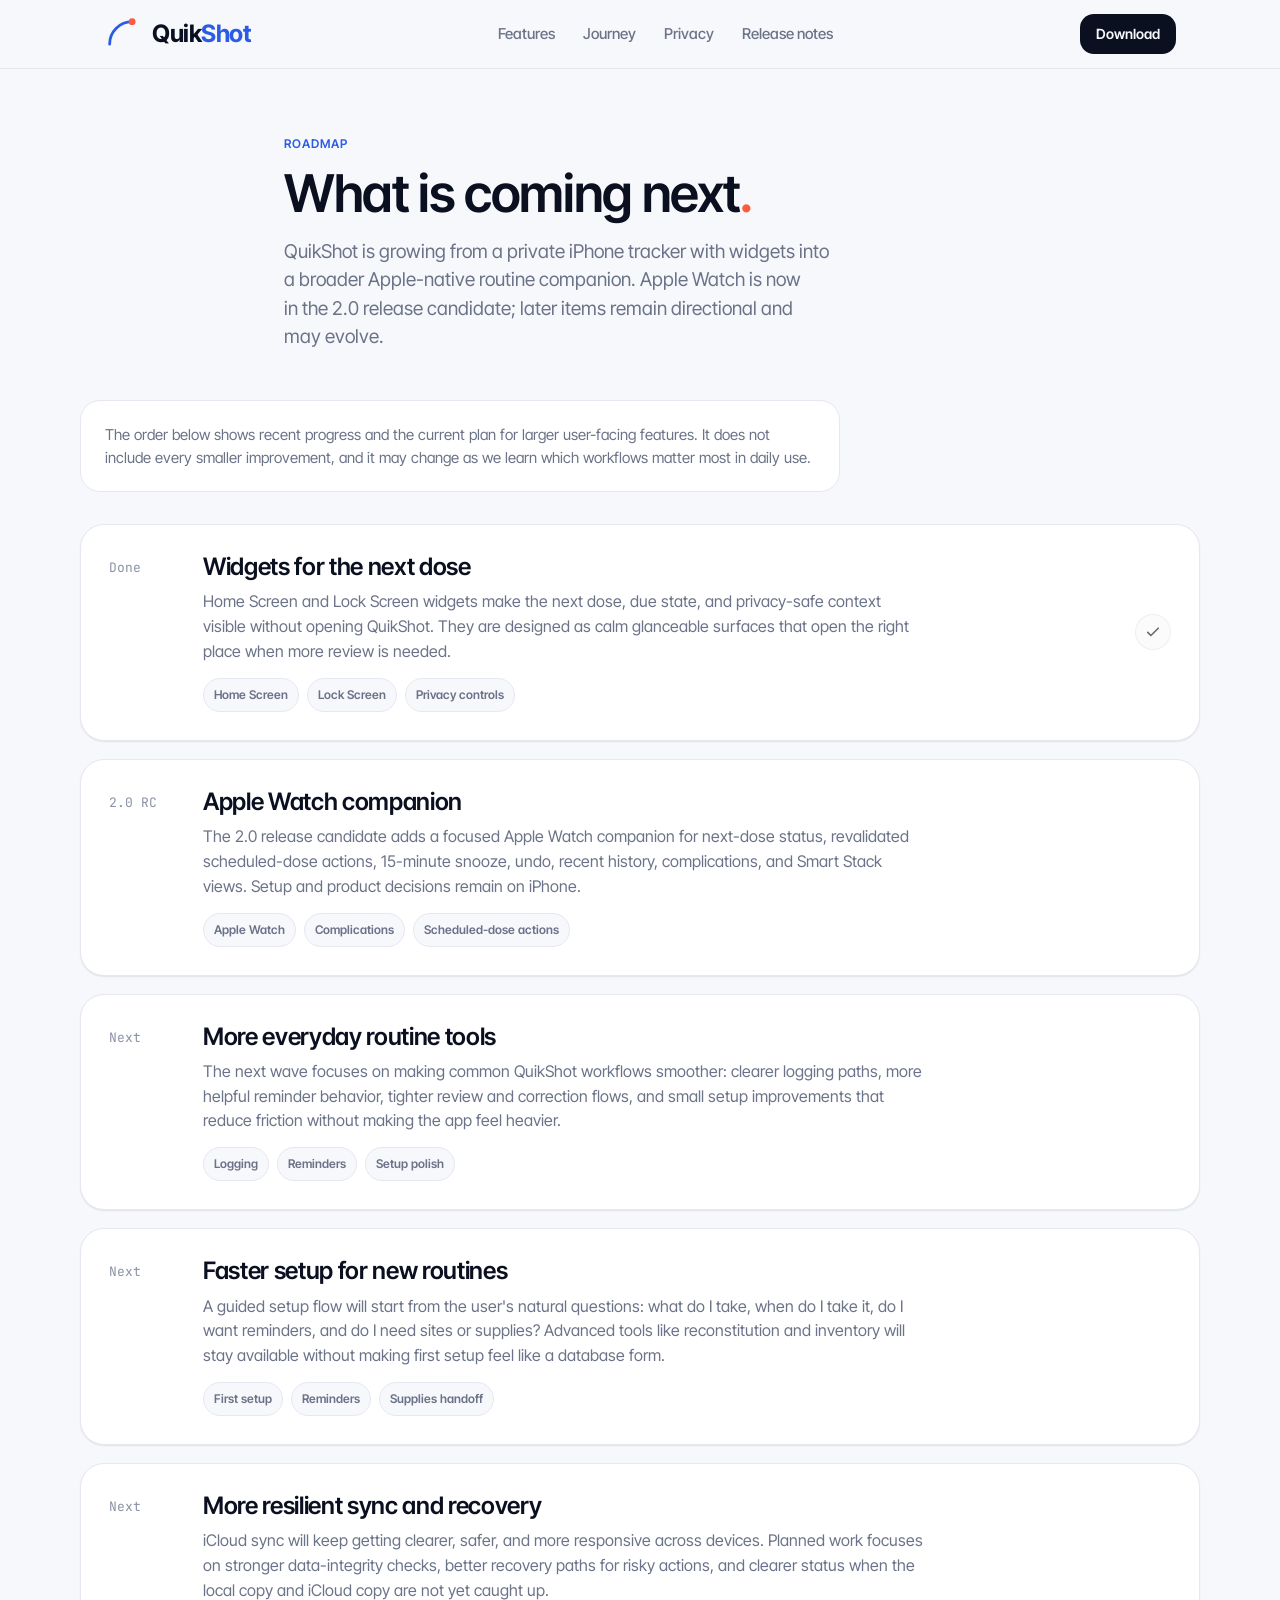
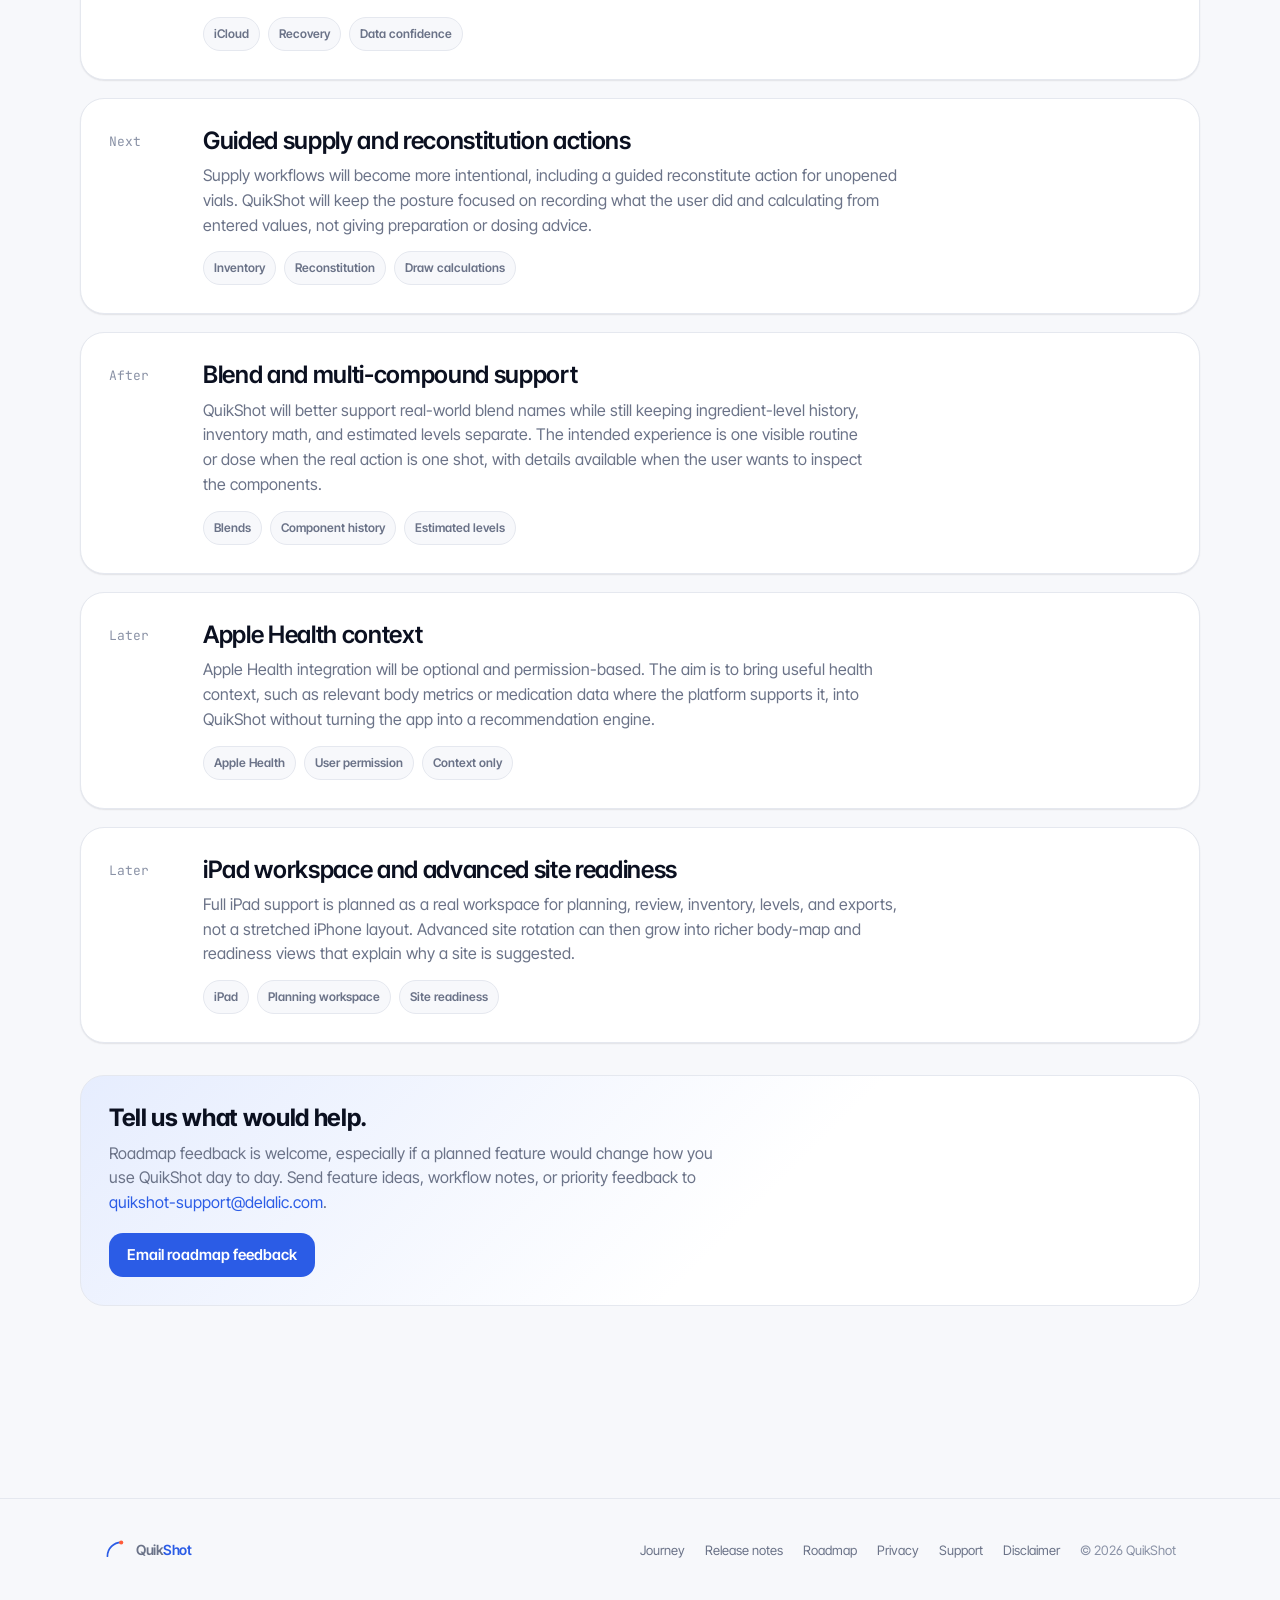
<file: roadmap.html>
<!doctype html>
<html lang="en">
<head>
<meta charset="utf-8">
<meta name="viewport" content="width=device-width, initial-scale=1">
<title>Roadmap — QuikShot</title>
<meta name="description" content="A preview of QuikShot releases and larger planned features, including Apple Watch, setup improvements, sync resilience, Apple Health, iPad, and site readiness.">
<link rel="icon" type="image/svg+xml" href="assets/app-icon.svg">
<link rel="stylesheet" href="styles/tokens.css">
<link rel="stylesheet" href="styles/site.css">
<style>
  .roadmap-wrap {
    padding: 16px 0 96px;
  }
  .roadmap-note {
    border: 1px solid var(--separator);
    border-radius: 20px;
    background: var(--bg-elevated);
    padding: 22px 24px;
    margin-bottom: 32px;
    max-width: 760px;
  }
  .roadmap-note p {
    margin: 0;
    color: var(--fg-secondary);
    font-size: 15px;
    line-height: 1.55;
    text-wrap: pretty;
  }
  .roadmap-list {
    list-style: none;
    padding: 0;
    margin: 0;
    display: grid;
    gap: 18px;
  }
  .roadmap-item {
    display: grid;
    grid-template-columns: 70px minmax(0, 1fr);
    gap: 24px;
    padding: 28px;
    border: 1px solid var(--separator);
    border-radius: 24px;
    background: var(--bg-elevated);
    box-shadow: var(--shadow-1);
    position: relative;
  }
  .roadmap-item.is-done {
    grid-template-columns: 70px minmax(0, 1fr) 44px;
  }
  .roadmap-step {
    font-family: var(--font-mono);
    font-feature-settings: 'tnum' 1, 'lnum' 1;
    color: var(--fg-tertiary);
    font-size: 13px;
    padding-top: 4px;
  }
  .roadmap-complete {
    align-self: center;
    justify-self: end;
    width: 36px;
    height: 36px;
    border: 1px solid var(--hairline);
    border-radius: 50%;
    color: var(--fg);
    opacity: 0.62;
    background: rgba(11, 16, 32, 0.03);
    display: inline-flex;
    align-items: center;
    justify-content: center;
  }
  .roadmap-complete svg {
    display: block;
    width: 18px;
    height: 18px;
    stroke: currentColor;
    stroke-width: 2.2;
    stroke-linecap: round;
    stroke-linejoin: round;
    fill: none;
  }
  .roadmap-content h2 {
    margin: 0 0 8px;
    color: var(--fg);
    font-size: 24px;
    line-height: 1.18;
    letter-spacing: -0.014em;
    font-weight: 600;
    text-wrap: balance;
  }
  .roadmap-content p {
    margin: 0;
    color: var(--fg-secondary);
    font-size: 16px;
    line-height: 1.55;
    max-width: 720px;
    text-wrap: pretty;
  }
  .roadmap-tags {
    display: flex;
    flex-wrap: wrap;
    gap: 8px;
    margin-top: 14px;
  }
  .roadmap-tag {
    color: var(--fg-secondary);
    background: var(--bg);
    border: 1px solid var(--separator);
    border-radius: 999px;
    padding: 5px 10px;
    font-size: 12px;
    font-weight: 600;
  }
  .feedback-card {
    margin-top: 32px;
    padding: 28px;
    border-radius: 24px;
    border: 1px solid var(--separator);
    background:
      linear-gradient(135deg, var(--mineral-soft), transparent 60%),
      var(--bg-elevated);
  }
  .feedback-card h2 {
    margin: 0 0 8px;
    font-size: 24px;
    line-height: 1.18;
    letter-spacing: -0.014em;
  }
  .feedback-card p {
    margin: 0 0 18px;
    color: var(--fg-secondary);
    font-size: 16px;
    line-height: 1.55;
    max-width: 680px;
    text-wrap: pretty;
  }
  @media (prefers-color-scheme: dark) {
    .roadmap-complete {
      color: var(--fg-secondary);
      background: rgba(255, 255, 255, 0.04);
    }
  }
  [data-theme="dark"] .roadmap-complete {
    color: var(--fg-secondary);
    background: rgba(255, 255, 255, 0.04);
  }
  [data-theme="light"] .roadmap-complete {
    color: var(--fg);
    background: rgba(11, 16, 32, 0.03);
  }
  @media (max-width: 720px) {
    .roadmap-item {
      grid-template-columns: 1fr;
      gap: 10px;
      padding: 24px;
    }
    .roadmap-item.is-done {
      grid-template-columns: 1fr;
    }
    .roadmap-step {
      padding-top: 0;
    }
    .roadmap-complete {
      position: absolute;
      top: 21px;
      right: 24px;
      width: 32px;
      height: 32px;
    }
    .roadmap-complete svg {
      width: 16px;
      height: 16px;
    }
    .roadmap-content h2,
    .feedback-card h2 {
      font-size: 22px;
    }
  }
</style>
</head>
<body>

<header class="site-nav">
  <div class="container site-nav-inner">
    <a href="index.html" class="site-brand">
      <img src="assets/logo.svg" width="28" height="28" alt="">
      <span>Quik<span class="brand-accent">Shot</span></span>
    </a>
    <nav class="site-links">
      <a href="index.html#features">Features</a>
      <a href="journey.html">Journey</a>
      <a href="privacy.html">Privacy</a>
      <a href="release-notes.html">Release notes</a>
    </nav>
    <a href="https://apps.apple.com/us/app/quikshot/id6765561668" class="nav-cta">Download</a>
  </div>
</header>

<div class="container-narrow">
  <div class="page-header">
    <p class="eyebrow">Roadmap</p>
    <h1>What is coming next<span class="accent-dot">.</span></h1>
    <p class="lede">QuikShot is growing from a private iPhone tracker with widgets into a broader Apple-native routine companion. Apple Watch is now in the 2.0 release candidate; later items remain directional and may evolve.</p>
  </div>
</div>

<main class="container roadmap-wrap">
  <div class="roadmap-note">
    <p>The order below shows recent progress and the current plan for larger user-facing features. It does not include every smaller improvement, and it may change as we learn which workflows matter most in daily use.</p>
  </div>

  <ol class="roadmap-list">
    <li class="roadmap-item is-done">
      <div class="roadmap-step">Done</div>
      <div class="roadmap-content">
        <h2>Widgets for the next dose</h2>
        <p>Home Screen and Lock Screen widgets make the next dose, due state, and privacy-safe context visible without opening QuikShot. They are designed as calm glanceable surfaces that open the right place when more review is needed.</p>
        <div class="roadmap-tags">
          <span class="roadmap-tag">Home Screen</span>
          <span class="roadmap-tag">Lock Screen</span>
          <span class="roadmap-tag">Privacy controls</span>
        </div>
      </div>
      <span class="roadmap-complete" aria-hidden="true">
        <svg viewBox="0 0 24 24" focusable="false">
          <path d="M5 12.5l4.2 4.2L19 7"></path>
        </svg>
      </span>
    </li>

    <li class="roadmap-item">
      <div class="roadmap-step">2.0 RC</div>
      <div class="roadmap-content">
        <h2>Apple Watch companion</h2>
        <p>The 2.0 release candidate adds a focused Apple Watch companion for next-dose status, revalidated scheduled-dose actions, 15-minute snooze, undo, recent history, complications, and Smart Stack views. Setup and product decisions remain on iPhone.</p>
        <div class="roadmap-tags">
          <span class="roadmap-tag">Apple Watch</span>
          <span class="roadmap-tag">Complications</span>
          <span class="roadmap-tag">Scheduled-dose actions</span>
        </div>
      </div>
    </li>

    <li class="roadmap-item">
      <div class="roadmap-step">Next</div>
      <div class="roadmap-content">
        <h2>More everyday routine tools</h2>
        <p>The next wave focuses on making common QuikShot workflows smoother: clearer logging paths, more helpful reminder behavior, tighter review and correction flows, and small setup improvements that reduce friction without making the app feel heavier.</p>
        <div class="roadmap-tags">
          <span class="roadmap-tag">Logging</span>
          <span class="roadmap-tag">Reminders</span>
          <span class="roadmap-tag">Setup polish</span>
        </div>
      </div>
    </li>

    <li class="roadmap-item">
      <div class="roadmap-step">Next</div>
      <div class="roadmap-content">
        <h2>Faster setup for new routines</h2>
        <p>A guided setup flow will start from the user's natural questions: what do I take, when do I take it, do I want reminders, and do I need sites or supplies? Advanced tools like reconstitution and inventory will stay available without making first setup feel like a database form.</p>
        <div class="roadmap-tags">
          <span class="roadmap-tag">First setup</span>
          <span class="roadmap-tag">Reminders</span>
          <span class="roadmap-tag">Supplies handoff</span>
        </div>
      </div>
    </li>

    <li class="roadmap-item">
      <div class="roadmap-step">Next</div>
      <div class="roadmap-content">
        <h2>More resilient sync and recovery</h2>
        <p>iCloud sync will keep getting clearer, safer, and more responsive across devices. Planned work focuses on stronger data-integrity checks, better recovery paths for risky actions, and clearer status when the local copy and iCloud copy are not yet caught up.</p>
        <div class="roadmap-tags">
          <span class="roadmap-tag">iCloud</span>
          <span class="roadmap-tag">Recovery</span>
          <span class="roadmap-tag">Data confidence</span>
        </div>
      </div>
    </li>

    <li class="roadmap-item">
      <div class="roadmap-step">Next</div>
      <div class="roadmap-content">
        <h2>Guided supply and reconstitution actions</h2>
        <p>Supply workflows will become more intentional, including a guided reconstitute action for unopened vials. QuikShot will keep the posture focused on recording what the user did and calculating from entered values, not giving preparation or dosing advice.</p>
        <div class="roadmap-tags">
          <span class="roadmap-tag">Inventory</span>
          <span class="roadmap-tag">Reconstitution</span>
          <span class="roadmap-tag">Draw calculations</span>
        </div>
      </div>
    </li>

    <li class="roadmap-item">
      <div class="roadmap-step">After</div>
      <div class="roadmap-content">
        <h2>Blend and multi-compound support</h2>
        <p>QuikShot will better support real-world blend names while still keeping ingredient-level history, inventory math, and estimated levels separate. The intended experience is one visible routine or dose when the real action is one shot, with details available when the user wants to inspect the components.</p>
        <div class="roadmap-tags">
          <span class="roadmap-tag">Blends</span>
          <span class="roadmap-tag">Component history</span>
          <span class="roadmap-tag">Estimated levels</span>
        </div>
      </div>
    </li>

    <li class="roadmap-item">
      <div class="roadmap-step">Later</div>
      <div class="roadmap-content">
        <h2>Apple Health context</h2>
        <p>Apple Health integration will be optional and permission-based. The aim is to bring useful health context, such as relevant body metrics or medication data where the platform supports it, into QuikShot without turning the app into a recommendation engine.</p>
        <div class="roadmap-tags">
          <span class="roadmap-tag">Apple Health</span>
          <span class="roadmap-tag">User permission</span>
          <span class="roadmap-tag">Context only</span>
        </div>
      </div>
    </li>

    <li class="roadmap-item">
      <div class="roadmap-step">Later</div>
      <div class="roadmap-content">
        <h2>iPad workspace and advanced site readiness</h2>
        <p>Full iPad support is planned as a real workspace for planning, review, inventory, levels, and exports, not a stretched iPhone layout. Advanced site rotation can then grow into richer body-map and readiness views that explain why a site is suggested.</p>
        <div class="roadmap-tags">
          <span class="roadmap-tag">iPad</span>
          <span class="roadmap-tag">Planning workspace</span>
          <span class="roadmap-tag">Site readiness</span>
        </div>
      </div>
    </li>
  </ol>

  <section class="feedback-card" aria-labelledby="roadmap-feedback">
    <h2 id="roadmap-feedback">Tell us what would help.</h2>
    <p>Roadmap feedback is welcome, especially if a planned feature would change how you use QuikShot day to day. Send feature ideas, workflow notes, or priority feedback to <a href="mailto:quikshot-support@delalic.com">quikshot-support@delalic.com</a>.</p>
    <a href="mailto:quikshot-support@delalic.com?subject=QuikShot%20roadmap%20feedback" class="btn btn-md btn-primary">Email roadmap feedback</a>
  </section>
</main>

<footer class="site-foot">
  <div class="container site-foot-inner">
    <div class="site-brand" style="font-size: 14px; color: var(--fg-secondary)">
      <img src="assets/logo.svg" width="20" height="20" alt="">
      <span>Quik<span class="brand-accent">Shot</span></span>
    </div>
    <div class="foot-links">
      <a href="journey.html">Journey</a>
      <a href="release-notes.html">Release notes</a>
      <a href="roadmap.html">Roadmap</a>
      <a href="privacy.html">Privacy</a>
      <a href="support.html">Support</a>
      <a href="privacy.html#disclaimer">Disclaimer</a>
      <span>© 2026 QuikShot</span>
    </div>
  </div>
</footer>

</body>
</html>
</file>
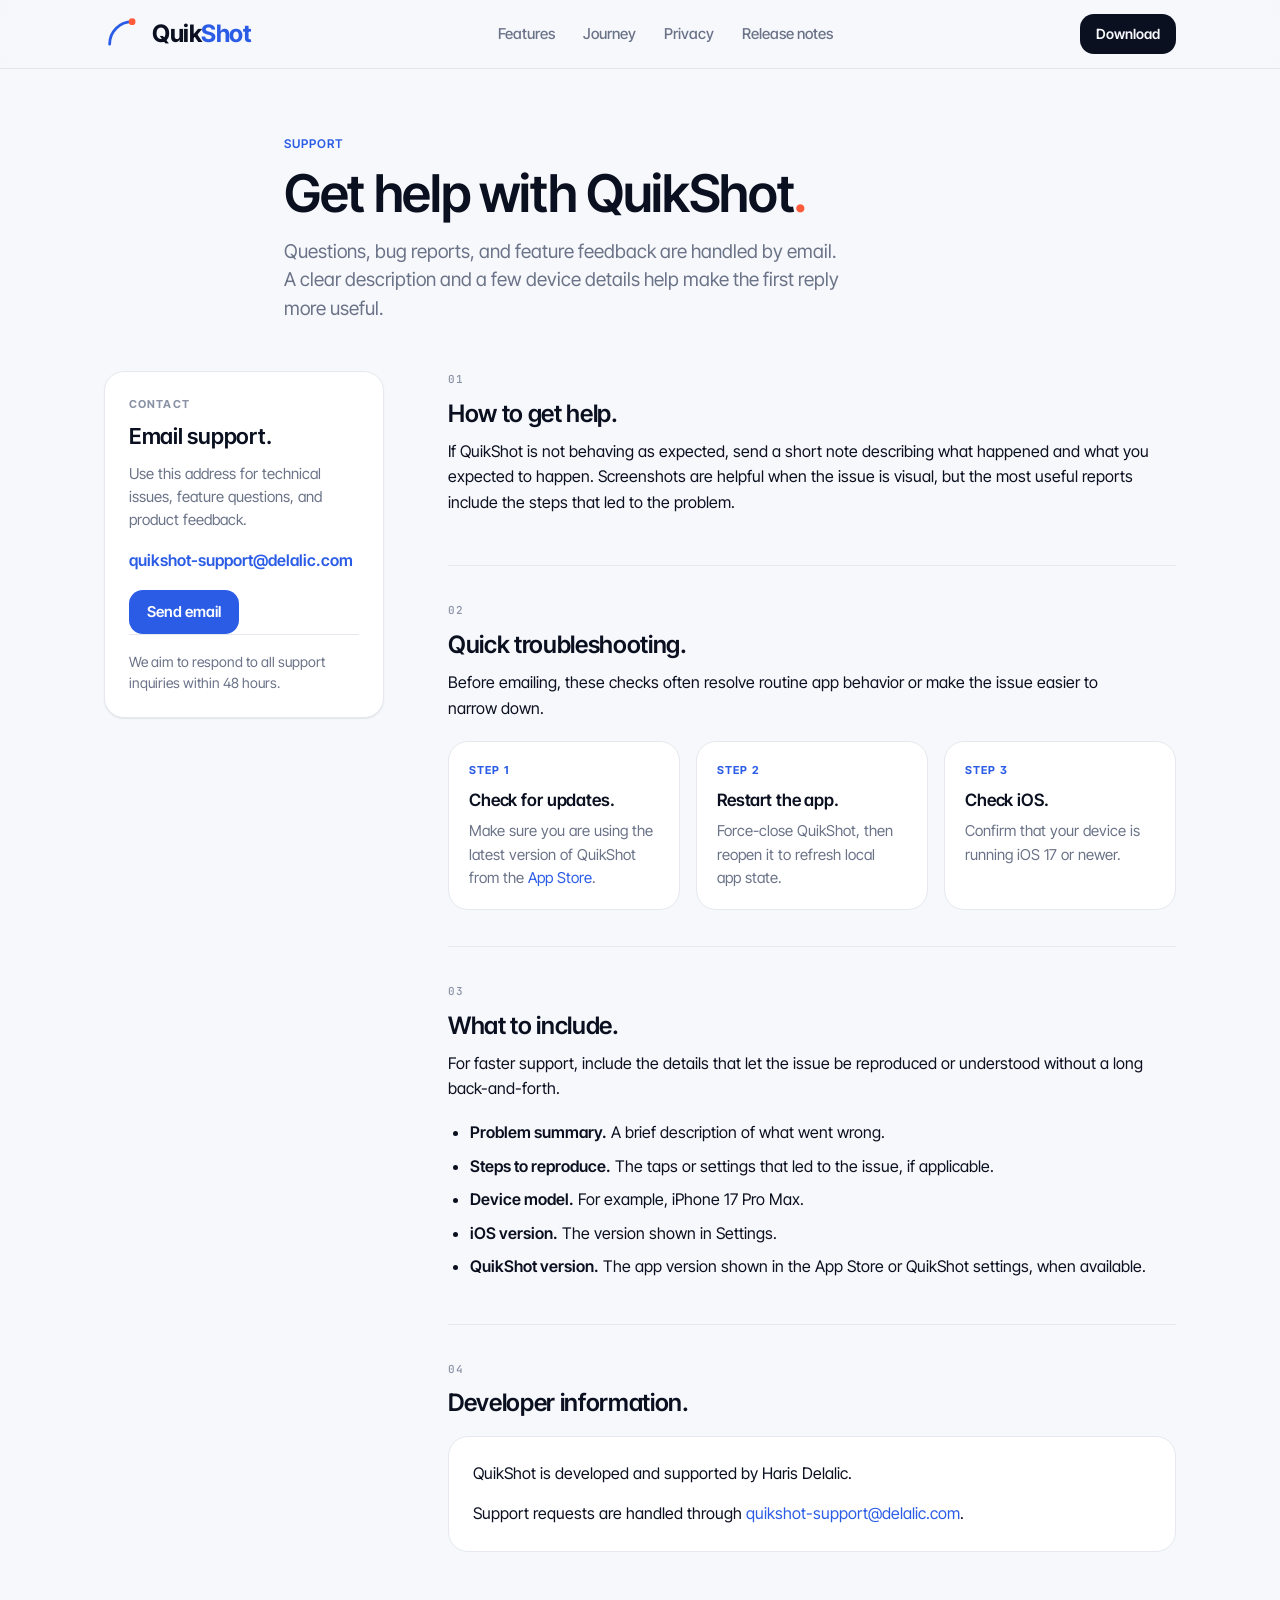
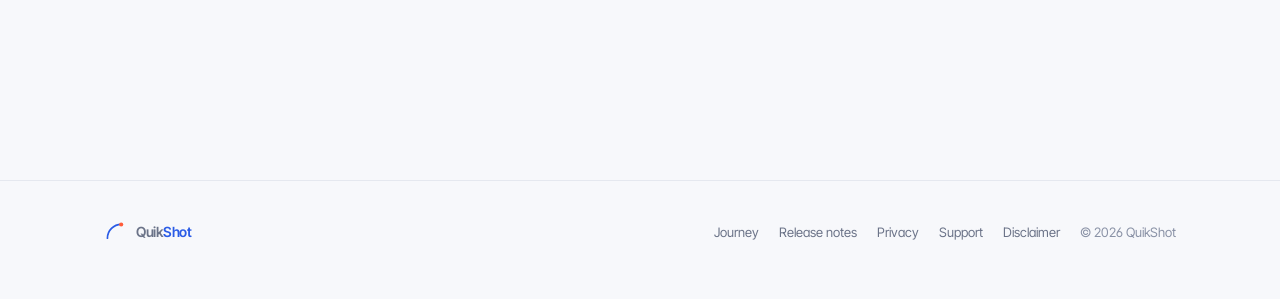
<file: support.html>
<!doctype html>
<html lang="en">
<head>
<meta charset="utf-8">
<meta name="viewport" content="width=device-width, initial-scale=1">
<title>Support — QuikShot</title>
<meta name="description" content="Get support for QuikShot, including troubleshooting steps and what to include when contacting support.">
<link rel="icon" type="image/svg+xml" href="assets/app-icon.svg">
<link rel="stylesheet" href="styles/tokens.css">
<link rel="stylesheet" href="styles/site.css">
<style>
  /* ───────── Support layout ───────── */
  .support-wrap {
    display: grid;
    grid-template-columns: 280px 1fr;
    gap: 64px;
    padding: 16px 0 96px;
  }
  .support-panel {
    position: sticky;
    top: 80px;
    align-self: start;
    background: var(--bg-elevated);
    border: 1px solid var(--separator);
    border-radius: 20px;
    padding: 24px;
    box-shadow: var(--shadow-1);
  }
  .support-panel .label,
  .support-section .section-num,
  .support-card .label {
    font-size: 11px;
    font-weight: 700;
    letter-spacing: 0.10em;
    color: var(--fg-tertiary);
    text-transform: uppercase;
    margin: 0 0 10px;
  }
  .support-panel h2 {
    font-size: 22px;
    line-height: 1.2;
    font-weight: 600;
    letter-spacing: -0.012em;
    margin: 0 0 12px;
  }
  .support-panel p {
    font-size: 15px;
    line-height: 1.55;
    color: var(--fg-secondary);
    margin: 0 0 18px;
    text-wrap: pretty;
  }
  .support-email {
    display: block;
    overflow-wrap: anywhere;
    font-size: 16px;
    font-weight: 600;
    line-height: 1.4;
    margin-bottom: 18px;
  }
  .response-note {
    border-top: 1px solid var(--separator);
    padding-top: 16px;
    font-size: 14px;
    line-height: 1.5;
    color: var(--fg-secondary);
  }

  .support-section {
    border-top: 1px solid var(--separator);
    padding: 36px 0;
  }
  .support-section:first-child {
    border-top: 0;
    padding-top: 0;
  }
  .support-section .section-num {
    font-family: var(--font-mono);
    font-feature-settings: 'tnum' 1;
    font-weight: 500;
    color: var(--fg-tertiary);
  }
  .support-section h2 {
    font-size: 24px;
    line-height: 1.25;
    font-weight: 600;
    letter-spacing: -0.014em;
    margin: 0 0 10px;
    text-wrap: balance;
  }
  .support-section p {
    font-size: 16px;
    line-height: 1.6;
    color: var(--fg);
    margin: 0 0 14px;
    text-wrap: pretty;
  }
  .support-section a {
    color: var(--mineral);
  }
  .support-grid {
    display: grid;
    grid-template-columns: repeat(3, 1fr);
    gap: 16px;
    margin-top: 20px;
  }
  .support-card {
    background: var(--bg-elevated);
    border: 1px solid var(--separator);
    border-radius: 20px;
    padding: 20px;
  }
  .support-card .label {
    color: var(--mineral);
  }
  .support-card h3 {
    font-size: 17px;
    line-height: 1.3;
    font-weight: 600;
    letter-spacing: -0.008em;
    margin: 0 0 8px;
  }
  .support-card p {
    font-size: 15px;
    line-height: 1.55;
    color: var(--fg-secondary);
    margin: 0;
  }
  .support-list {
    margin: 18px 0 0;
    padding-left: 22px;
  }
  .support-list li {
    font-size: 16px;
    line-height: 1.6;
    margin-bottom: 8px;
    text-wrap: pretty;
  }
  .support-list strong {
    font-weight: 600;
  }
  .developer-note {
    background: var(--bg-elevated);
    border: 1px solid var(--separator);
    border-radius: 20px;
    padding: 24px;
    margin-top: 18px;
  }
  .developer-note p:last-child {
    margin-bottom: 0;
  }

  @media (max-width: 880px) {
    .support-wrap {
      grid-template-columns: 1fr;
      gap: 32px;
    }
    .support-panel {
      position: static;
      order: -1;
    }
    .support-grid {
      grid-template-columns: 1fr;
    }
  }
</style>
</head>
<body>

<header class="site-nav">
  <div class="container site-nav-inner">
    <a href="index.html" class="site-brand">
      <img src="assets/logo.svg" width="28" height="28" alt="">
      <span>Quik<span class="brand-accent">Shot</span></span>
    </a>
    <nav class="site-links">
      <a href="index.html#features">Features</a>
      <a href="journey.html">Journey</a>
      <a href="privacy.html">Privacy</a>
      <a href="release-notes.html">Release notes</a>
    </nav>
    <a href="https://apps.apple.com/us/app/quikshot/id6765561668" class="nav-cta">Download</a>
  </div>
</header>

<div class="container-narrow">
  <div class="page-header">
    <p class="eyebrow">Support</p>
    <h1>Get help with QuikShot<span class="accent-dot">.</span></h1>
    <p class="lede">Questions, bug reports, and feature feedback are handled by email. A clear description and a few device details help make the first reply more useful.</p>
  </div>
</div>

<div class="container">
  <div class="support-wrap">
    <aside class="support-panel">
      <p class="label">Contact</p>
      <h2>Email support.</h2>
      <p>Use this address for technical issues, feature questions, and product feedback.</p>
      <a class="support-email" href="mailto:quikshot-support@delalic.com">quikshot-support@delalic.com</a>
      <a href="mailto:quikshot-support@delalic.com" class="btn btn-primary btn-md">Send email</a>
      <div class="response-note">We aim to respond to all support inquiries within 48 hours.</div>
    </aside>

    <main>
      <section class="support-section" id="help">
        <p class="section-num">01</p>
        <h2>How to get help.</h2>
        <p>If QuikShot is not behaving as expected, send a short note describing what happened and what you expected to happen. Screenshots are helpful when the issue is visual, but the most useful reports include the steps that led to the problem.</p>
      </section>

      <section class="support-section" id="troubleshooting">
        <p class="section-num">02</p>
        <h2>Quick troubleshooting.</h2>
        <p>Before emailing, these checks often resolve routine app behavior or make the issue easier to narrow down.</p>

        <div class="support-grid">
          <div class="support-card">
            <p class="label">Step 1</p>
            <h3>Check for updates.</h3>
            <p>Make sure you are using the latest version of QuikShot from the <a href="https://apps.apple.com/us/app/quikshot/id6765561668">App Store</a>.</p>
          </div>
          <div class="support-card">
            <p class="label">Step 2</p>
            <h3>Restart the app.</h3>
            <p>Force-close QuikShot, then reopen it to refresh local app state.</p>
          </div>
          <div class="support-card">
            <p class="label">Step 3</p>
            <h3>Check iOS.</h3>
            <p>Confirm that your device is running iOS 17 or newer.</p>
          </div>
        </div>
      </section>

      <section class="support-section" id="include">
        <p class="section-num">03</p>
        <h2>What to include.</h2>
        <p>For faster support, include the details that let the issue be reproduced or understood without a long back-and-forth.</p>
        <ul class="support-list">
          <li><strong>Problem summary.</strong> A brief description of what went wrong.</li>
          <li><strong>Steps to reproduce.</strong> The taps or settings that led to the issue, if applicable.</li>
          <li><strong>Device model.</strong> For example, iPhone 17 Pro Max.</li>
          <li><strong>iOS version.</strong> The version shown in Settings.</li>
          <li><strong>QuikShot version.</strong> The app version shown in the App Store or QuikShot settings, when available.</li>
        </ul>
      </section>

      <section class="support-section" id="developer">
        <p class="section-num">04</p>
        <h2>Developer information.</h2>
        <div class="developer-note">
          <p>QuikShot is developed and supported by Haris Delalic.</p>
          <p>Support requests are handled through <a href="mailto:quikshot-support@delalic.com">quikshot-support@delalic.com</a>.</p>
        </div>
      </section>
    </main>
  </div>
</div>

<footer class="site-foot">
  <div class="container site-foot-inner">
    <div class="site-brand" style="font-size: 14px; color: var(--fg-secondary)">
      <img src="assets/logo.svg" width="20" height="20" alt="">
      <span>Quik<span class="brand-accent">Shot</span></span>
    </div>
    <div class="foot-links">
      <a href="journey.html">Journey</a>
      <a href="release-notes.html">Release notes</a>
      <a href="privacy.html">Privacy</a>
      <a href="support.html">Support</a>
      <a href="privacy.html#disclaimer">Disclaimer</a>
      <span>© 2026 QuikShot</span>
    </div>
  </div>
</footer>

</body>
</html>
</file>
<file: styles/tokens.css>
/* ============================================================
   QuikShot Design System — colors_and_type.css
   Single source of truth for color + type tokens.
   ============================================================ */

/* Inter Tight stands in for SF Pro Text. JetBrains Mono stands in for SF Mono. */
@import url('https://fonts.googleapis.com/css2?family=Inter+Tight:wght@400;500;600;700&family=JetBrains+Mono:wght@400;500;600&display=swap');

:root {
  /* ───────── Color: Core palette ───────── */
  --ink:           #0B1020;   /* primary text, dark surface base */
  --graphite:     #1C2238;    /* dark mode card surface */
  --slate:        #3A4360;    /* dark mode secondary surface */

  --mineral:      #2B5CE6;    /* primary action, links, dose accent */
  --mineral-600:  #2049C2;    /* mineral pressed / on-press */
  --mineral-soft: #E6EDFE;    /* selected fills, mineral tint surfaces */
  --mineral-50:   #F2F5FF;    /* faintest mineral wash */

  --silver:       #8A92A6;    /* secondary text */
  --steel:        #6B7388;    /* tertiary text */
  --mist:         #E5E8EF;    /* hairlines, dividers, inactive bg */
  --fog:          #EFF1F6;    /* row hover, faintest surface */
  --paper:        #F7F8FB;    /* page background (light) */
  --snow:         #FFFFFF;    /* card surface (light) */

  /* ───────── Color: Semantic state ───────── */
  --state-due:      #2B5CE6;  /* mineral — neutral, expectant */
  --state-taken:    #1F8F5F;  /* muted moss — calm completion */
  --state-taken-soft: #E1F2EA;
  --state-skipped:  #8A92A6;  /* silver — soft, no judgment */
  --state-missed:   #C24A3D;  /* desaturated clay — readable, never bright */
  --state-missed-soft: #FBE9E6;
  --state-overdue:  #D08A2A;  /* warm ochre — warning, not alarm */
  --state-overdue-soft: #FBEFD8;

  /* ───────── Color: QuikShot Energy accent ───────── */
  /* Bounded to ≤8% of any surface. Use for app icon, hero confirmations only. */
  --energy:       #FF5B3A;
  --energy-600:   #E04A2D;
  --energy-soft:  #FFE6E0;

  /* ───────── Color: Compound lane palette ───────── */
  /* Eight muted swatches for protocol differentiation. Never high-saturation. */
  --lane-mineral: #2B5CE6;
  --lane-moss:    #1F8F5F;
  --lane-ochre:   #D08A2A;
  --lane-plum:    #7E4FA3;
  --lane-teal:    #2A8E96;
  --lane-clay:    #C24A3D;
  --lane-rose:    #A85A7A;
  --lane-slate:   #5A6B7F;

  /* ───────── Color: Semantic roles (light) ───────── */
  --bg:           var(--paper);
  --bg-elevated:  var(--snow);
  --bg-tinted:    var(--mineral-soft);
  --fg:           var(--ink);
  --fg-secondary: var(--steel);
  --fg-tertiary:  var(--silver);
  --fg-on-mineral: var(--snow);
  --separator:    var(--mist);
  --hairline:     rgba(11, 16, 32, 0.08);

  /* ───────── Type: Families ───────── */
  --font-text: 'Inter Tight', -apple-system, BlinkMacSystemFont, 'SF Pro Text', system-ui, sans-serif;
  --font-mono: 'JetBrains Mono', 'SF Mono', ui-monospace, Menlo, monospace;

  /* ───────── Type: Scale ──────────
     iOS-aligned text styles. Sizes in px (root = 16). */
  --display-size:   40px;  --display-lh:   44px;  --display-w:   600;
  --title-1-size:   28px;  --title-1-lh:   34px;  --title-1-w:   600;
  --title-2-size:   22px;  --title-2-lh:   28px;  --title-2-w:   600;
  --title-3-size:   20px;  --title-3-lh:   25px;  --title-3-w:   600;
  --headline-size:  17px;  --headline-lh:  22px;  --headline-w:  600;
  --body-size:      17px;  --body-lh:      22px;  --body-w:      400;
  --callout-size:   16px;  --callout-lh:   21px;  --callout-w:   400;
  --subhead-size:   15px;  --subhead-lh:   20px;  --subhead-w:   500;
  --footnote-size:  13px;  --footnote-lh:  18px;  --footnote-w:  400;
  --caption-size:   12px;  --caption-lh:   16px;  --caption-w:   500;
  --caption-2-size: 11px;  --caption-2-lh: 13px;  --caption-2-w: 500;

  /* ───────── Spacing (4-pt grid) ───────── */
  --s-0: 0;
  --s-1: 4px;
  --s-2: 8px;
  --s-3: 12px;
  --s-4: 16px;
  --s-5: 20px;
  --s-6: 24px;
  --s-7: 32px;
  --s-8: 40px;
  --s-9: 48px;
  --s-10: 64px;
  --s-11: 80px;
  --s-12: 96px;

  /* ───────── Radii ───────── */
  --r-sm:   8px;  /* chips, badges */
  --r-md:  14px;  /* buttons, inputs */
  --r-lg:  20px;  /* cards, sheets — the QuikShot card */
  --r-xl:  28px;  /* hero surfaces */
  --r-pill: 999px;

  /* ───────── Elevation ───────── */
  --shadow-1: 0 1px 2px rgba(11,16,32,.05), 0 1px 1px rgba(11,16,32,.04);
  --shadow-2: 0 4px 16px rgba(11,16,32,.06), 0 1px 2px rgba(11,16,32,.04);
  --shadow-3: 0 18px 48px rgba(11,16,32,.18), 0 4px 12px rgba(11,16,32,.08);
  --shadow-focus: 0 0 0 4px rgba(43, 92, 230, 0.24);
  --shadow-inset-input: inset 0 0 0 1px var(--mist);

  /* ───────── Motion ───────── */
  --ease: cubic-bezier(0.4, 0.0, 0.2, 1);
  --ease-out: cubic-bezier(0.0, 0.0, 0.2, 1);
  --ease-in:  cubic-bezier(0.4, 0.0, 1.0, 1);
  --dur-1: 120ms;
  --dur-2: 240ms;
  --dur-3: 360ms;
  --dur-4: 600ms;

  /* ───────── Materials ───────── */
  --blur-bar: saturate(180%) blur(20px);
  --bar-bg-light: rgba(247, 248, 251, 0.78);
  --bar-bg-dark:  rgba(11, 16, 32, 0.72);
  --bar-bg:       var(--bar-bg-light);
  --scrim:       rgba(11, 16, 32, 0.32);

  --canvas-dark:    #06091A;
  --graphite-2:     #232B45;
  --slate-2:        #2F385A;

  --mineral-bright:      #5C84F2;
  --mineral-bright-600:  #4A73E5;
  --mineral-bright-soft: rgba(92, 132, 242, 0.18);

  --energy-warm:      #FF6E50;
  --energy-warm-soft: rgba(255, 110, 80, 0.18);

  --lane-mineral-d: #5C84F2;
  --lane-moss-d:    #34B07B;
  --lane-ochre-d:   #E0A347;
  --lane-plum-d:    #A172C2;
  --lane-teal-d:    #45ABB3;
  --lane-clay-d:    #DC6A5C;
  --lane-rose-d:    #C47096;
  --lane-slate-d:   #7A8FA6;

  --state-taken-d:   #34B07B;
  --state-missed-d:  #DC6A5C;
  --state-overdue-d: #E0A347;
}

/* ───────── Dark mode ───────── */
@media (prefers-color-scheme: dark) {
  :root {
    color-scheme: dark;
    --bg:           var(--canvas-dark);
    --bg-elevated:  var(--graphite);
    --bg-raised:    var(--graphite-2);
    --bg-tinted:    rgba(92, 132, 242, 0.14);
    --fg:           #F0F2F8;
    --fg-secondary: #B0B6C6;
    --fg-tertiary:  #6B7388;
    --separator:    rgba(255, 255, 255, 0.08);
    --hairline:     rgba(255, 255, 255, 0.06);
    --mineral:      var(--mineral-bright);
    --mineral-600:  var(--mineral-bright-600);
    --mineral-soft: var(--mineral-bright-soft);
    --energy:       var(--energy-warm);
    --energy-soft:  var(--energy-warm-soft);
    --lane-mineral: var(--lane-mineral-d);
    --lane-moss:    var(--lane-moss-d);
    --lane-ochre:   var(--lane-ochre-d);
    --lane-plum:    var(--lane-plum-d);
    --lane-teal:    var(--lane-teal-d);
    --lane-clay:    var(--lane-clay-d);
    --lane-rose:    var(--lane-rose-d);
    --lane-slate:   var(--lane-slate-d);
    --state-due:    var(--mineral-bright);
    --state-taken:  var(--state-taken-d);
    --state-missed: var(--state-missed-d);
    --state-overdue:var(--state-overdue-d);
    --state-taken-soft:  rgba(52, 176, 123, 0.16);
    --state-overdue-soft:rgba(224, 163, 71, 0.16);
    --state-missed-soft: rgba(220, 106, 92, 0.16);
    --shadow-1: 0 1px 2px rgba(0,0,0,.5), inset 0 0 0 1px rgba(255,255,255,.05);
    --shadow-2: 0 8px 24px rgba(0,0,0,.6), inset 0 0 0 1px rgba(255,255,255,.06);
    --shadow-3: 0 24px 64px rgba(0,0,0,.7), inset 0 0 0 1px rgba(255,255,255,.08);
    --shadow-focus: 0 0 0 4px rgba(92, 132, 242, 0.36);
    --bar-bg: rgba(6, 9, 26, 0.72);
    --scrim: rgba(0, 0, 0, 0.56);
  }
}

/* Force-light / force-dark helpers */
[data-theme="light"] {
  color-scheme: light;
  --bar-bg: var(--bar-bg-light);
  --bg: var(--paper); --bg-elevated: var(--snow); --bg-raised: var(--snow); --bg-tinted: var(--mineral-soft);
  --fg: var(--ink); --fg-secondary: var(--steel); --fg-tertiary: var(--silver);
  --separator: var(--mist); --hairline: rgba(11,16,32,.08);
  --lane-mineral: #2B5CE6; --lane-moss: #1F8F5F; --lane-ochre: #D08A2A;
  --lane-plum: #7E4FA3; --lane-teal: #2A8E96; --lane-clay: #C24A3D;
  --lane-rose: #A85A7A; --lane-slate: #5A6B7F;
}
[data-theme="dark"] {
  color-scheme: dark;
  --bar-bg: rgba(6, 9, 26, 0.72);
  --bg: var(--canvas-dark); --bg-elevated: var(--graphite); --bg-raised: var(--graphite-2); --bg-tinted: rgba(92,132,242,.14);
  --fg: #F0F2F8; --fg-secondary: #B0B6C6; --fg-tertiary: #6B7388;
  --separator: rgba(255,255,255,.08); --hairline: rgba(255,255,255,.06);
  --mineral: var(--mineral-bright); --mineral-600: var(--mineral-bright-600); --mineral-soft: var(--mineral-bright-soft);
  --energy: var(--energy-warm); --energy-soft: var(--energy-warm-soft);
  --lane-mineral: var(--lane-mineral-d); --lane-moss: var(--lane-moss-d); --lane-ochre: var(--lane-ochre-d);
  --lane-plum: var(--lane-plum-d); --lane-teal: var(--lane-teal-d); --lane-clay: var(--lane-clay-d);
  --lane-rose: var(--lane-rose-d); --lane-slate: var(--lane-slate-d);
  --state-due: var(--mineral-bright); --state-taken: var(--state-taken-d); --state-missed: var(--state-missed-d); --state-overdue: var(--state-overdue-d);
  --state-taken-soft: rgba(52,176,123,.16); --state-missed-soft: rgba(220,106,92,.16); --state-overdue-soft: rgba(224,163,71,.16);
  --shadow-1: 0 1px 2px rgba(0,0,0,.5), inset 0 0 0 1px rgba(255,255,255,.05);
  --shadow-2: 0 8px 24px rgba(0,0,0,.6), inset 0 0 0 1px rgba(255,255,255,.06);
  --shadow-3: 0 24px 64px rgba(0,0,0,.7), inset 0 0 0 1px rgba(255,255,255,.08);
}

/* ============================================================
   Base
   ============================================================ */

html { -webkit-text-size-adjust: 100%; }
body {
  font-family: var(--font-text);
  font-size: var(--body-size);
  line-height: var(--body-lh);
  font-weight: var(--body-w);
  color: var(--fg);
  background: var(--bg);
  -webkit-font-smoothing: antialiased;
  -moz-osx-font-smoothing: grayscale;
  font-feature-settings: 'cv11', 'ss01';
  text-rendering: optimizeLegibility;
}

/* ============================================================
   Semantic type classes (use as utility OR clone styles)
   ============================================================ */

.qs-display  { font-size: var(--display-size);  line-height: var(--display-lh);  font-weight: var(--display-w); letter-spacing: -0.022em; }
.qs-title-1  { font-size: var(--title-1-size);  line-height: var(--title-1-lh);  font-weight: var(--title-1-w); letter-spacing: -0.018em; }
.qs-title-2  { font-size: var(--title-2-size);  line-height: var(--title-2-lh);  font-weight: var(--title-2-w); letter-spacing: -0.014em; }
.qs-title-3  { font-size: var(--title-3-size);  line-height: var(--title-3-lh);  font-weight: var(--title-3-w); letter-spacing: -0.01em; }
.qs-headline { font-size: var(--headline-size); line-height: var(--headline-lh); font-weight: var(--headline-w); letter-spacing: -0.005em;}
.qs-body     { font-size: var(--body-size);     line-height: var(--body-lh);     font-weight: var(--body-w); }
.qs-callout  { font-size: var(--callout-size);  line-height: var(--callout-lh);  font-weight: var(--callout-w); }
.qs-subhead  { font-size: var(--subhead-size);  line-height: var(--subhead-lh);  font-weight: var(--subhead-w); }
.qs-footnote { font-size: var(--footnote-size); line-height: var(--footnote-lh); font-weight: var(--footnote-w); color: var(--fg-secondary); }
.qs-caption  { font-size: var(--caption-size);  line-height: var(--caption-lh);  font-weight: var(--caption-w); color: var(--fg-secondary); }
.qs-caption-2{ font-size: var(--caption-2-size);line-height: var(--caption-2-lh);font-weight: var(--caption-2-w); color: var(--fg-tertiary); text-transform: uppercase; letter-spacing: 0.04em; }

/* Tabular numerics — for dose, time, draw amount columns. */
.qs-num {
  font-family: var(--font-mono);
  font-feature-settings: 'tnum' 1, 'lnum' 1, 'zero' 1;
  font-variant-numeric: tabular-nums lining-nums;
}
.qs-num-text {
  /* Keep text font but force tabular numerics — for numbers inline with prose */
  font-feature-settings: 'tnum' 1, 'lnum' 1;
  font-variant-numeric: tabular-nums lining-nums;
}

/* ============================================================
   Element defaults — opt-in via .qs-prose wrapper
   ============================================================ */

.qs-prose h1 { font-size: var(--title-1-size);  line-height: var(--title-1-lh);  font-weight: 600; letter-spacing: -0.018em; margin: 0 0 var(--s-3); }
.qs-prose h2 { font-size: var(--title-2-size);  line-height: var(--title-2-lh);  font-weight: 600; letter-spacing: -0.014em; margin: var(--s-7) 0 var(--s-3); }
.qs-prose h3 { font-size: var(--title-3-size);  line-height: var(--title-3-lh);  font-weight: 600; margin: var(--s-6) 0 var(--s-2); }
.qs-prose p  { font-size: var(--body-size);     line-height: var(--body-lh);     margin: 0 0 var(--s-3); text-wrap: pretty; }
.qs-prose code {
  font-family: var(--font-mono);
  font-size: 0.92em;
  background: var(--bg-tinted);
  padding: 1px 6px;
  border-radius: 4px;
}

/* ============================================================
   Buttons
   ============================================================ */

.qs-btn {
  font-family: var(--font-text);
  font-size: var(--headline-size);
  font-weight: 600;
  line-height: 1;
  letter-spacing: -0.005em;
  border: 0;
  border-radius: var(--r-md);
  padding: 14px 18px;
  cursor: pointer;
  transition: background var(--dur-1) var(--ease), transform var(--dur-1) var(--ease), box-shadow var(--dur-1) var(--ease);
  display: inline-flex;
  align-items: center;
  justify-content: center;
  gap: var(--s-2);
  min-height: 48px;
}
.qs-btn:active { transform: scale(0.98); }
.qs-btn:focus-visible { outline: 0; box-shadow: var(--shadow-focus); }

.qs-btn--primary   { background: var(--mineral); color: var(--fg-on-mineral); }
.qs-btn--primary:hover  { background: var(--mineral-600); }
.qs-btn--secondary { background: var(--mineral-soft); color: var(--mineral); }
.qs-btn--ghost     { background: transparent; color: var(--mineral); }
.qs-btn--neutral   { background: var(--bg-elevated); color: var(--fg); box-shadow: var(--shadow-1); }
.qs-btn--energy    { background: var(--energy); color: var(--snow); }
.qs-btn--destructive { background: var(--state-missed); color: var(--snow); }

.qs-btn[disabled] { opacity: 0.38; pointer-events: none; }

/* ============================================================
   Surfaces — the QuikShot Card
   ============================================================ */

.qs-card {
  background: var(--bg-elevated);
  border-radius: var(--r-lg);
  padding: var(--s-4);
  box-shadow: var(--shadow-1);
}
.qs-card--raised { box-shadow: var(--shadow-2); }
.qs-card--tinted { background: var(--bg-tinted); box-shadow: none; border: 1px solid var(--separator); }

/* ============================================================
   Lane chip — 6px square color prefix used in dose rows
   ============================================================ */
.qs-lane {
  display: inline-block;
  width: 6px; height: 16px;
  border-radius: 2px;
  flex: 0 0 auto;
}
.qs-lane--mineral { background: var(--lane-mineral); }
.qs-lane--moss    { background: var(--lane-moss); }
.qs-lane--ochre   { background: var(--lane-ochre); }
.qs-lane--plum    { background: var(--lane-plum); }
.qs-lane--teal    { background: var(--lane-teal); }
.qs-lane--clay    { background: var(--lane-clay); }
.qs-lane--rose    { background: var(--lane-rose); }
.qs-lane--slate   { background: var(--lane-slate); }
</file>
<file: styles/site.css>
/* ============================================================
   QuikShot marketing site — shared layout
   Built on tokens.css. Quiet Precision direction.
   ============================================================ */

* { box-sizing: border-box; }

html, body {
  margin: 0; padding: 0;
  background: var(--bg);
  color: var(--fg);
  font-family: var(--font-text);
  -webkit-font-smoothing: antialiased;
  -moz-osx-font-smoothing: grayscale;
}

a { color: var(--mineral); text-decoration: none; }
a:hover { text-decoration: underline; text-underline-offset: 3px; }

/* ───────── Layout primitives ───────── */
.container { max-width: 1120px; margin: 0 auto; padding: 0 24px; }
.container-narrow { max-width: 760px; margin: 0 auto; padding: 0 24px; }

/* ───────── Top nav ───────── */
.site-nav {
  position: sticky; top: 0; z-index: 20;
  background: var(--bar-bg);
  backdrop-filter: var(--blur-bar);
  -webkit-backdrop-filter: var(--blur-bar);
  border-bottom: 1px solid var(--hairline);
}
.site-nav-inner {
  display: flex; align-items: center; justify-content: space-between;
  padding: 14px 24px;
  gap: 18px;
}
.site-brand {
  display: flex; align-items: center; gap: 12px;
  font-size: 24px; font-weight: 700; letter-spacing: -0.018em;
  color: var(--fg);
}
.site-brand img { display: block; width: 36px; height: 36px; }
.site-brand:hover { text-decoration: none; }
.site-brand .brand-accent { color: var(--mineral); }

/* Footer brand reads small — explicit override */
.site-foot .site-brand { font-size: 14px; font-weight: 600; gap: 10px; }
.site-foot .site-brand img { width: 22px; height: 22px; }

.site-links {
  display: flex; gap: 28px;
  font-size: 15px; color: var(--fg-secondary);
}
.site-links a {
  color: var(--fg-secondary); font-weight: 500;
}
.site-links a:hover { color: var(--fg); text-decoration: none; }
.site-links a.is-current { color: var(--fg); }

.nav-cta {
  font-family: inherit; font-size: 14px; font-weight: 600;
  padding: 9px 16px; border-radius: var(--r-md);
  border: 0; cursor: pointer;
  background: var(--fg); color: var(--bg);
  transition: background var(--dur-1) var(--ease);
  display: inline-flex; align-items: center; justify-content: center;
}
.nav-cta:hover { background: var(--fg-secondary); }

/* ───────── Buttons ───────── */
.btn {
  font-family: inherit; font-weight: 600;
  border: 0; cursor: pointer;
  border-radius: var(--r-md);
  transition: background var(--dur-1) var(--ease), transform var(--dur-1) var(--ease);
  display: inline-flex; align-items: center; justify-content: center; gap: 8px;
  text-decoration: none;
}
.btn:hover { text-decoration: none; }
.btn:active { transform: scale(0.98); }
.btn-lg { font-size: 17px; padding: 14px 22px; }
.btn-md { font-size: 15px; padding: 11px 18px; }
.btn-primary { background: var(--mineral); color: var(--fg-on-mineral); }
.btn-primary:hover { background: var(--mineral-600); }
.btn-ink { background: var(--fg); color: var(--bg); }
.btn-ink:hover { background: var(--fg-secondary); }
.btn-ghost { background: transparent; color: var(--fg); }
.btn-ghost:hover { background: var(--bg-tinted); }
.app-store-mark {
  width: 18px;
  height: 18px;
  display: inline-block;
  flex: 0 0 auto;
}

/* ───────── Footer ───────── */
.site-foot {
  border-top: 1px solid var(--separator);
  padding: 40px 0 56px;
  margin-top: 96px;
  color: var(--fg-tertiary);
  font-size: 13px;
}
.site-foot-inner {
  display: flex; justify-content: space-between; align-items: center;
  flex-wrap: wrap; gap: 16px;
}
.site-foot a { color: var(--fg-secondary); }
.site-foot a:hover { color: var(--fg); }
.foot-links { display: flex; flex-wrap: wrap; gap: 14px 20px; }

/* ───────── Page header (release notes / privacy) ───────── */
.page-header {
  padding: 64px 0 32px;
}
.page-header .eyebrow {
  font-size: 12px; font-weight: 600; letter-spacing: 0.08em;
  color: var(--mineral); text-transform: uppercase;
  margin: 0 0 12px;
}
.page-header h1 {
  font-size: 52px; line-height: 1.05;
  letter-spacing: -0.026em; font-weight: 600;
  margin: 0 0 16px;
  text-wrap: balance;
}
.page-header p.lede {
  font-size: 19px; line-height: 1.5;
  color: var(--fg-secondary);
  margin: 0; max-width: 560px;
  text-wrap: pretty;
}

/* ───────── Long-form prose ───────── */
.prose {
  font-size: 17px; line-height: 1.6;
  color: var(--fg);
}
.prose p {
  margin: 0 0 16px; text-wrap: pretty;
  color: var(--fg);
}
.prose h2 {
  font-size: 24px; line-height: 1.25;
  letter-spacing: -0.014em; font-weight: 600;
  margin: 40px 0 12px;
}
.prose h3 {
  font-size: 18px; line-height: 1.3;
  font-weight: 600;
  margin: 28px 0 8px;
}
.prose ul, .prose ol {
  margin: 0 0 16px; padding-left: 22px;
}
.prose li { margin-bottom: 6px; text-wrap: pretty; }
.prose code {
  font-family: var(--font-mono); font-size: 0.9em;
  background: var(--bg-tinted); padding: 1px 6px; border-radius: 4px;
}
.prose strong { font-weight: 600; }
.prose .meta { color: var(--fg-tertiary); font-size: 14px; }

/* ───────── Brand dot accent ───────── */
.accent-dot { color: var(--energy); }

/* ───────── Mono/numerics utility ───────── */
.num {
  font-family: var(--font-mono);
  font-feature-settings: 'tnum' 1, 'lnum' 1;
  font-variant-numeric: tabular-nums lining-nums;
}

/* ───────── Card ───────── */
.card {
  background: var(--bg-elevated);
  border-radius: var(--r-lg);
  padding: 24px;
  box-shadow: var(--shadow-1);
}

/* ───────── Section spacing ───────── */
section { padding: 64px 0; }

/* ───────── Responsive ───────── */
@media (max-width: 720px) {
  .page-header h1 { font-size: 38px; }
  .site-nav-inner {
    flex-wrap: wrap;
    gap: 10px 0;
  }
  .site-links {
    order: 3;
    flex: 0 0 100%;
    justify-content: center;
    flex-wrap: wrap;
    gap: 14px;
    font-size: 13px;
    min-width: 0;
  }
  .nav-cta {
    display: inline-flex;
    padding: 7px 12px;
    border-radius: 12px;
    font-size: 13px;
    line-height: 1;
    white-space: nowrap;
  }
  .site-foot-inner { justify-content: flex-start; }
  .foot-links { gap: 12px 16px; }
  section { padding: 48px 0; }
}

@media (max-width: 360px) {
  .container,
  .container-narrow { padding: 0 20px; }
  .site-nav-inner { padding: 14px 20px; }
  .site-brand { font-size: 22px; gap: 10px; }
  .site-links { gap: 12px; font-size: 12px; }
}
</file>
<file: styles/journey.css>
/* ============================================================
   QuikShot user journey presentation
   ============================================================ */

.journey-hero {
  padding: 80px 0 88px;
  display: grid;
  grid-template-columns: minmax(0, 1.04fr) minmax(320px, 0.96fr);
  gap: 56px;
  align-items: center;
}

.journey-kicker {
  margin: 0 0 14px;
  color: var(--mineral);
  font-size: 12px;
  font-weight: 700;
  letter-spacing: 0.1em;
  text-transform: uppercase;
}

.journey-hero h1 {
  margin: 0 0 22px;
  max-width: 760px;
  font-size: 58px;
  line-height: 1.04;
  font-weight: 600;
  letter-spacing: -0.026em;
  text-wrap: balance;
}

.journey-hero .lede {
  margin: 0 0 30px;
  max-width: 590px;
  color: var(--fg-secondary);
  font-size: 20px;
  line-height: 1.52;
  text-wrap: pretty;
}

.hero-actions {
  display: flex;
  flex-wrap: wrap;
  gap: 12px;
}

.hero-notes {
  display: grid;
  grid-template-columns: repeat(3, minmax(0, 1fr));
  gap: 12px;
  margin-top: 34px;
  max-width: 640px;
}

.hero-note {
  border-top: 1px solid var(--separator);
  padding-top: 14px;
  color: var(--fg-secondary);
  font-size: 14px;
  line-height: 1.45;
}

.hero-note strong {
  display: block;
  color: var(--fg);
  font-size: 15px;
  margin-bottom: 3px;
}

.phone-cluster {
  display: grid;
  grid-template-columns: 0.84fr 1fr;
  gap: 18px;
  align-items: center;
}

.phone-cluster .phone-frame:first-child {
  transform: translateY(34px);
}

.phone-frame {
  position: relative;
  border-radius: 38px;
  padding: 10px;
  background: linear-gradient(180deg, #111728, #050814);
  box-shadow:
    0 28px 72px rgba(11, 16, 32, 0.22),
    0 8px 20px rgba(11, 16, 32, 0.12),
    inset 0 0 0 1px rgba(255,255,255,0.1);
}

.phone-frame img {
  display: block;
  width: 100%;
  height: auto;
  border-radius: 30px;
  background: var(--bg);
}

.phone-frame.is-small {
  border-radius: 32px;
  padding: 8px;
}

.phone-frame.is-small img {
  border-radius: 25px;
}

.journey-strip {
  padding: 44px 0;
  background: var(--bg-elevated);
  border-top: 1px solid var(--separator);
  border-bottom: 1px solid var(--separator);
}

.persona-grid {
  display: grid;
  grid-template-columns: minmax(0, 0.8fr) minmax(0, 1.2fr);
  gap: 54px;
  align-items: start;
}

.persona-label {
  margin: 0 0 10px;
  color: var(--fg-tertiary);
  font-size: 12px;
  font-weight: 700;
  letter-spacing: 0.1em;
  text-transform: uppercase;
}

.persona-grid h2 {
  margin: 0;
  font-size: 38px;
  line-height: 1.1;
  font-weight: 600;
  letter-spacing: -0.02em;
  text-wrap: balance;
}

.persona-copy {
  margin: 0;
  color: var(--fg-secondary);
  font-size: 18px;
  line-height: 1.56;
  text-wrap: pretty;
}

.pain-list {
  list-style: none;
  padding: 0;
  margin: 26px 0 0;
  display: grid;
  grid-template-columns: repeat(2, minmax(0, 1fr));
  gap: 12px;
}

.pain-list li {
  display: flex;
  gap: 10px;
  align-items: flex-start;
  color: var(--fg);
  font-size: 15px;
  line-height: 1.42;
}

.pain-list li::before {
  content: "";
  width: 7px;
  height: 7px;
  border-radius: 50%;
  background: var(--lane-ochre);
  flex: 0 0 auto;
  margin-top: 7px;
}

.chapter {
  padding: 96px 0;
  border-bottom: 1px solid var(--separator);
}

.chapter:last-of-type {
  border-bottom: 0;
}

.chapter-grid {
  display: grid;
  grid-template-columns: minmax(0, 0.9fr) minmax(340px, 1.1fr);
  gap: 64px;
  align-items: center;
}

.chapter-grid.reverse .chapter-copy {
  order: 2;
}

.chapter-grid.reverse .chapter-media {
  order: 1;
}

.chapter-number {
  margin: 0 0 10px;
  color: var(--mineral);
  font-family: var(--font-mono);
  font-size: 13px;
  font-weight: 600;
  font-feature-settings: 'tnum' 1;
}

.chapter h2 {
  margin: 0 0 18px;
  font-size: 40px;
  line-height: 1.1;
  font-weight: 600;
  letter-spacing: -0.022em;
  text-wrap: balance;
}

.chapter p {
  margin: 0 0 16px;
  color: var(--fg-secondary);
  font-size: 17px;
  line-height: 1.58;
  text-wrap: pretty;
}

.real-world {
  margin: 24px 0 0;
  padding: 18px 0 0;
  border-top: 1px solid var(--separator);
}

.real-world .label {
  margin: 0 0 8px;
  color: var(--fg-tertiary);
  font-size: 11px;
  font-weight: 700;
  letter-spacing: 0.1em;
  text-transform: uppercase;
}

.real-world p {
  margin-bottom: 0;
  color: var(--fg);
  font-size: 16px;
}

.chapter-list {
  margin: 22px 0 0;
  padding: 0;
  list-style: none;
  display: grid;
  gap: 10px;
}

.chapter-list li {
  position: relative;
  padding-left: 19px;
  color: var(--fg);
  font-size: 15px;
  line-height: 1.46;
}

.chapter-list li::before {
  content: "";
  position: absolute;
  left: 0;
  top: 9px;
  width: 6px;
  height: 6px;
  border-radius: 50%;
  background: var(--mineral);
}

.chapter-media {
  display: grid;
  gap: 16px;
}

.screen-row {
  display: grid;
  grid-template-columns: repeat(2, minmax(0, 1fr));
  gap: 18px;
  align-items: start;
}

.caption {
  color: var(--fg-tertiary);
  font-size: 13px;
  line-height: 1.45;
  text-align: center;
}

.wide-band {
  background: var(--ink);
  color: var(--snow);
}

.wide-band .chapter {
  border-bottom-color: rgba(255,255,255,0.1);
}

.wide-band .chapter-number,
.wide-band .journey-kicker {
  color: var(--mineral-bright);
}

.wide-band h2,
.wide-band .real-world p,
.wide-band .chapter-list li {
  color: var(--snow);
}

.wide-band p,
.wide-band .persona-copy {
  color: #B0B6C6;
}

.wide-band .real-world {
  border-top-color: rgba(255,255,255,0.12);
}

.wide-band .chapter-list li::before {
  background: var(--mineral-bright);
}

.coverage {
  padding: 88px 0;
}

.coverage h2 {
  margin: 0 0 16px;
  font-size: 40px;
  line-height: 1.1;
  font-weight: 600;
  letter-spacing: -0.022em;
}

.coverage-lede {
  margin: 0 0 36px;
  max-width: 650px;
  color: var(--fg-secondary);
  font-size: 18px;
  line-height: 1.55;
}

.coverage-grid {
  display: grid;
  grid-template-columns: repeat(4, minmax(0, 1fr));
  gap: 12px;
}

.coverage-item {
  border: 1px solid var(--separator);
  background: var(--bg-elevated);
  border-radius: 16px;
  padding: 18px;
}

.coverage-item strong {
  display: block;
  margin-bottom: 5px;
  color: var(--fg);
  font-size: 15px;
}

.coverage-item span {
  color: var(--fg-secondary);
  font-size: 13px;
  line-height: 1.42;
}

.journey-footer-note {
  padding: 48px 0 0;
  color: var(--fg-tertiary);
  font-size: 13px;
  line-height: 1.5;
}

@media (max-width: 980px) {
  .journey-hero,
  .persona-grid,
  .chapter-grid,
  .chapter-grid.reverse {
    grid-template-columns: 1fr;
  }

  .journey-hero {
    padding-top: 54px;
  }

  .journey-hero h1 {
    font-size: 42px;
  }

  .phone-cluster {
    max-width: 560px;
    margin: 0 auto;
  }

  .chapter-grid.reverse .chapter-copy,
  .chapter-grid.reverse .chapter-media {
    order: initial;
  }

  .chapter {
    padding: 68px 0;
  }

  .coverage-grid {
    grid-template-columns: repeat(2, minmax(0, 1fr));
  }
}

@media (max-width: 680px) {
  .hero-notes,
  .pain-list,
  .screen-row,
  .coverage-grid {
    grid-template-columns: 1fr;
  }

  .journey-hero h1,
  .chapter h2,
  .coverage h2,
  .persona-grid h2 {
    font-size: 34px;
  }

  .journey-hero .lede,
  .persona-copy,
  .coverage-lede {
    font-size: 17px;
  }

  .phone-cluster {
    grid-template-columns: 1fr 1fr;
    gap: 10px;
  }

  .phone-frame {
    border-radius: 28px;
    padding: 7px;
  }

  .phone-frame img {
    border-radius: 22px;
  }
}
</file>
